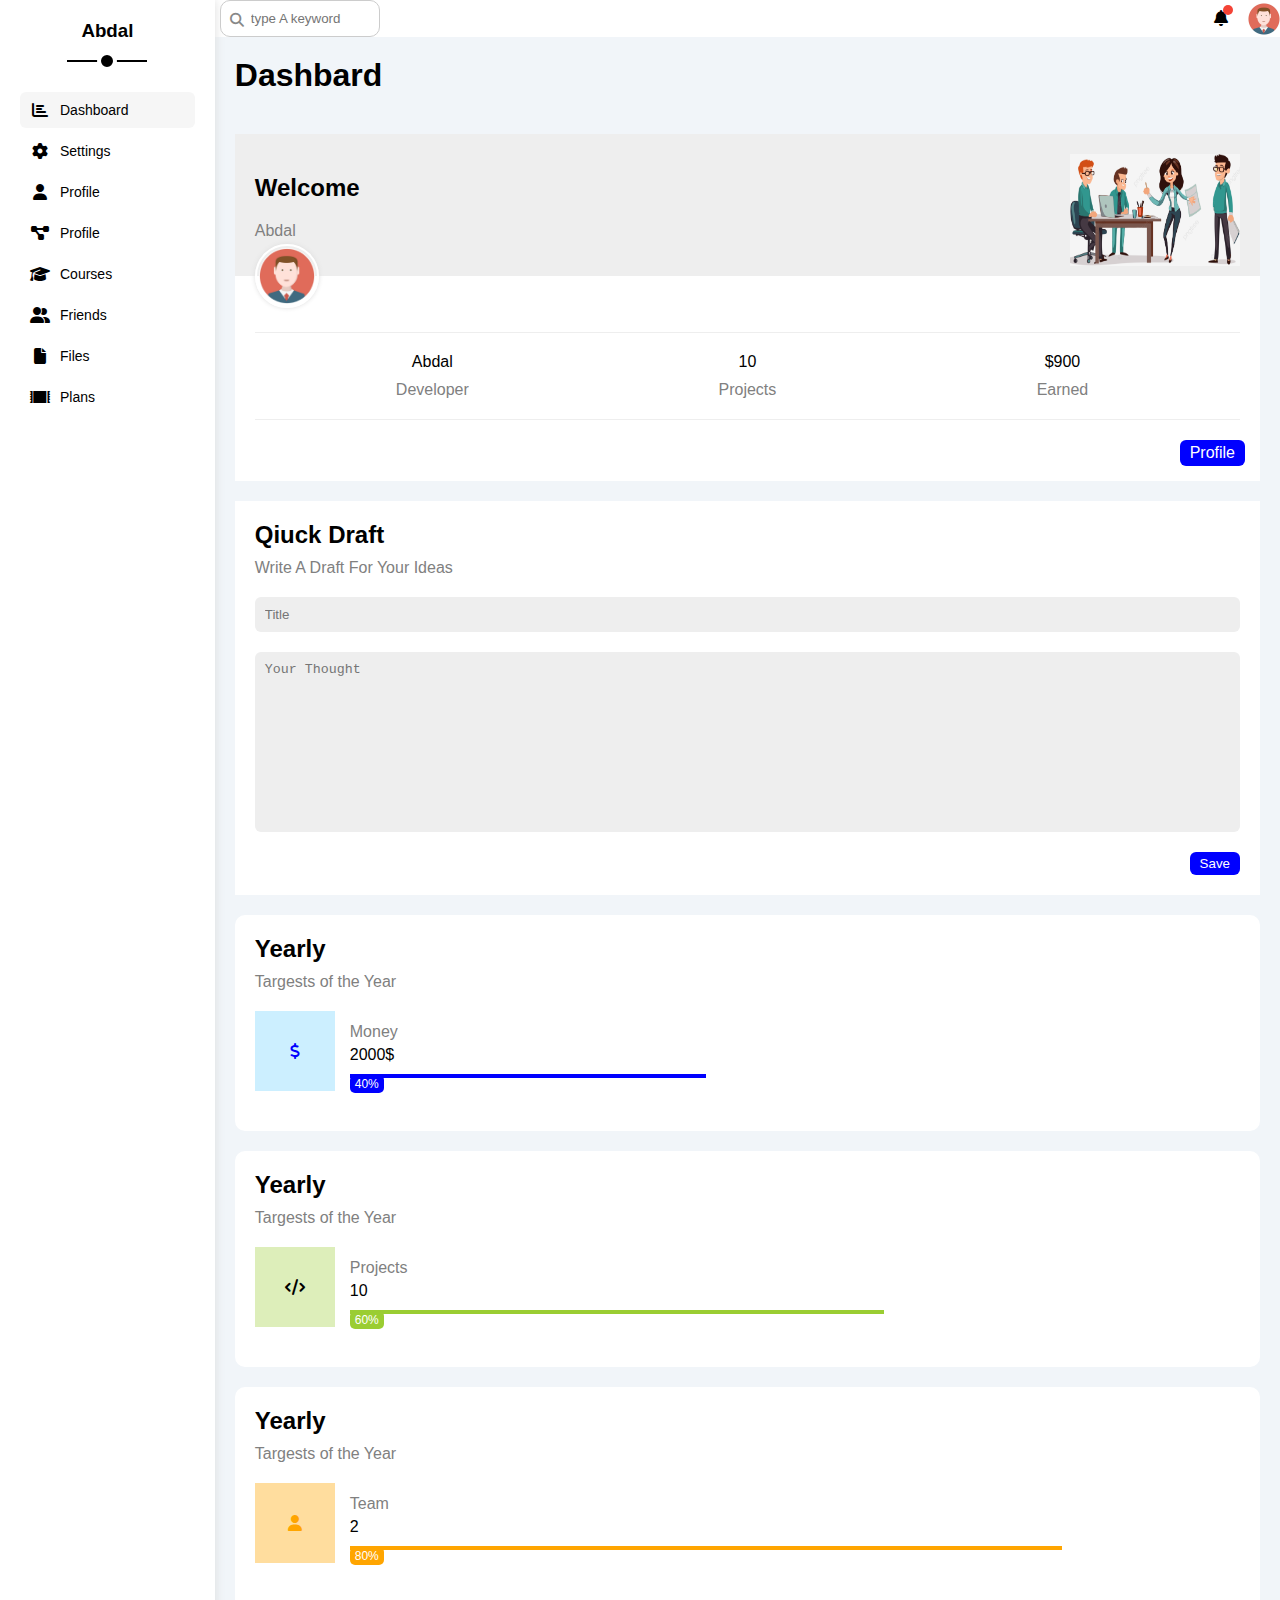
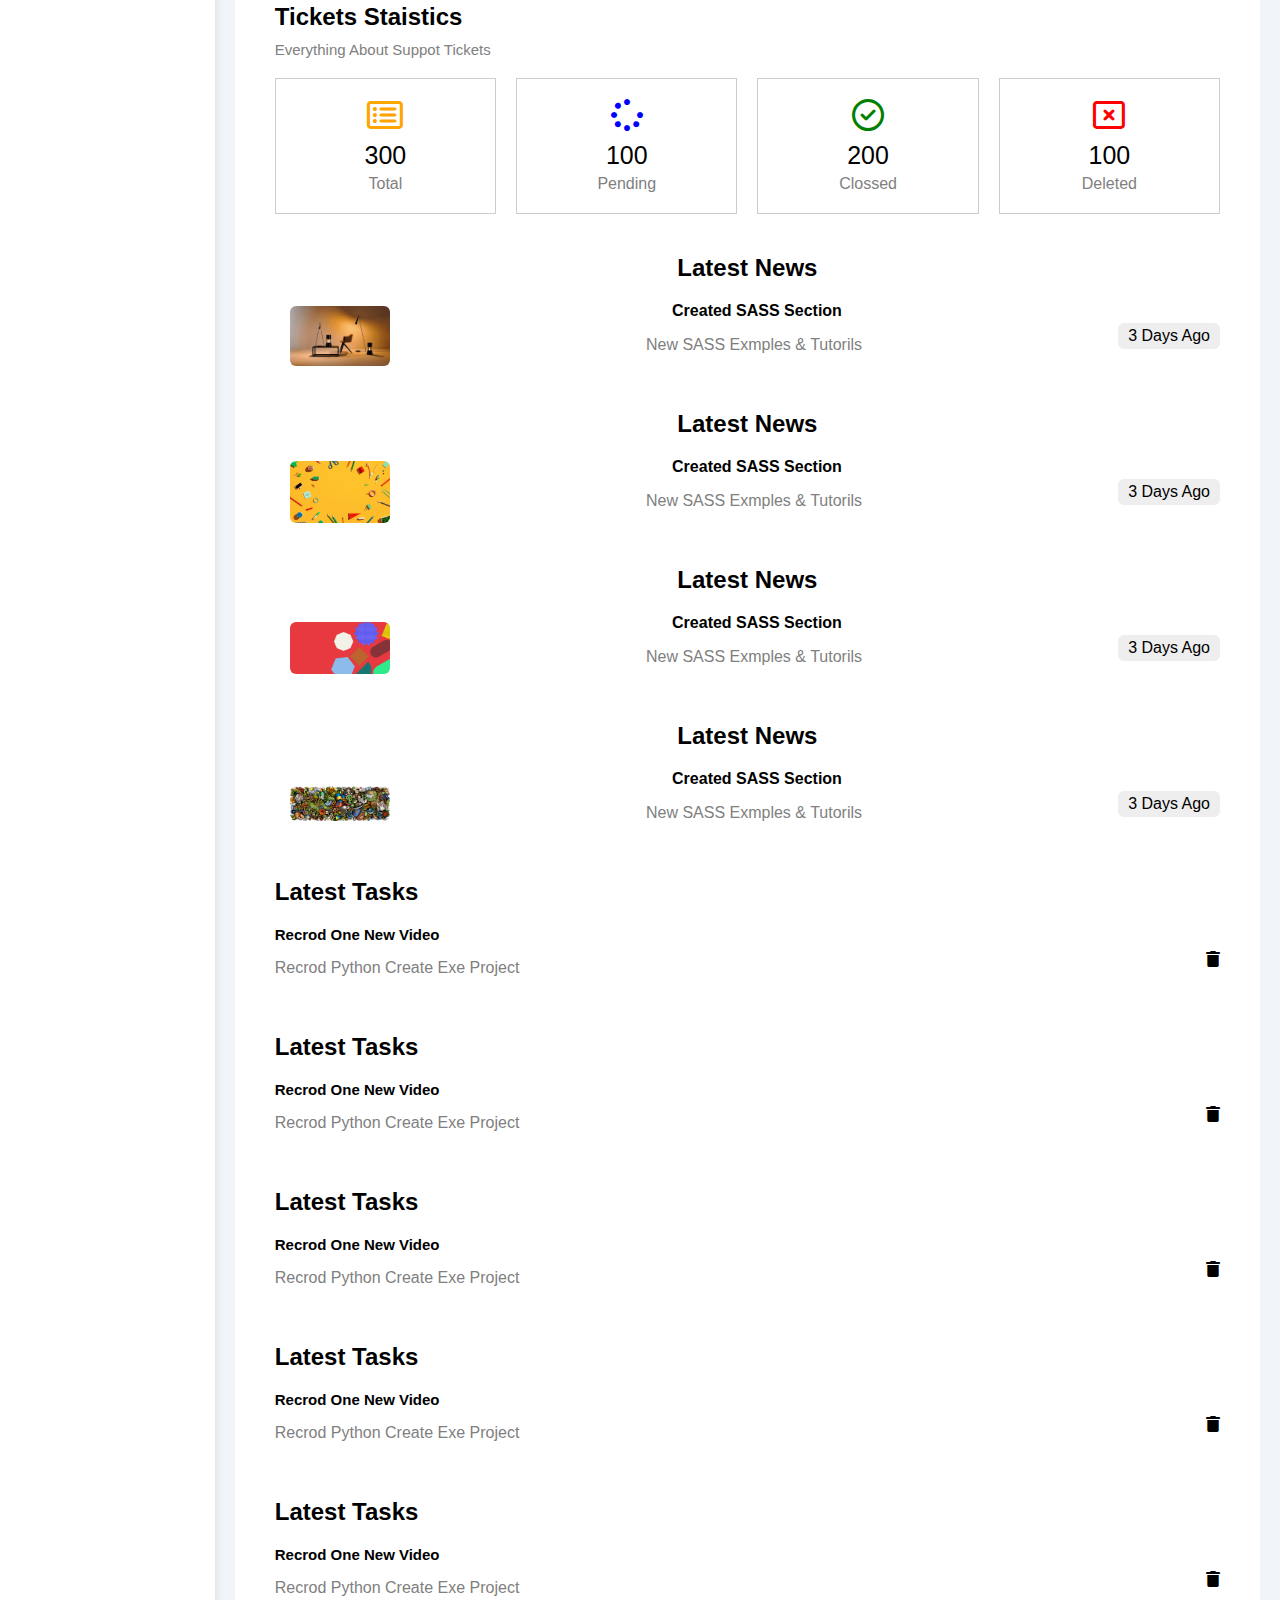
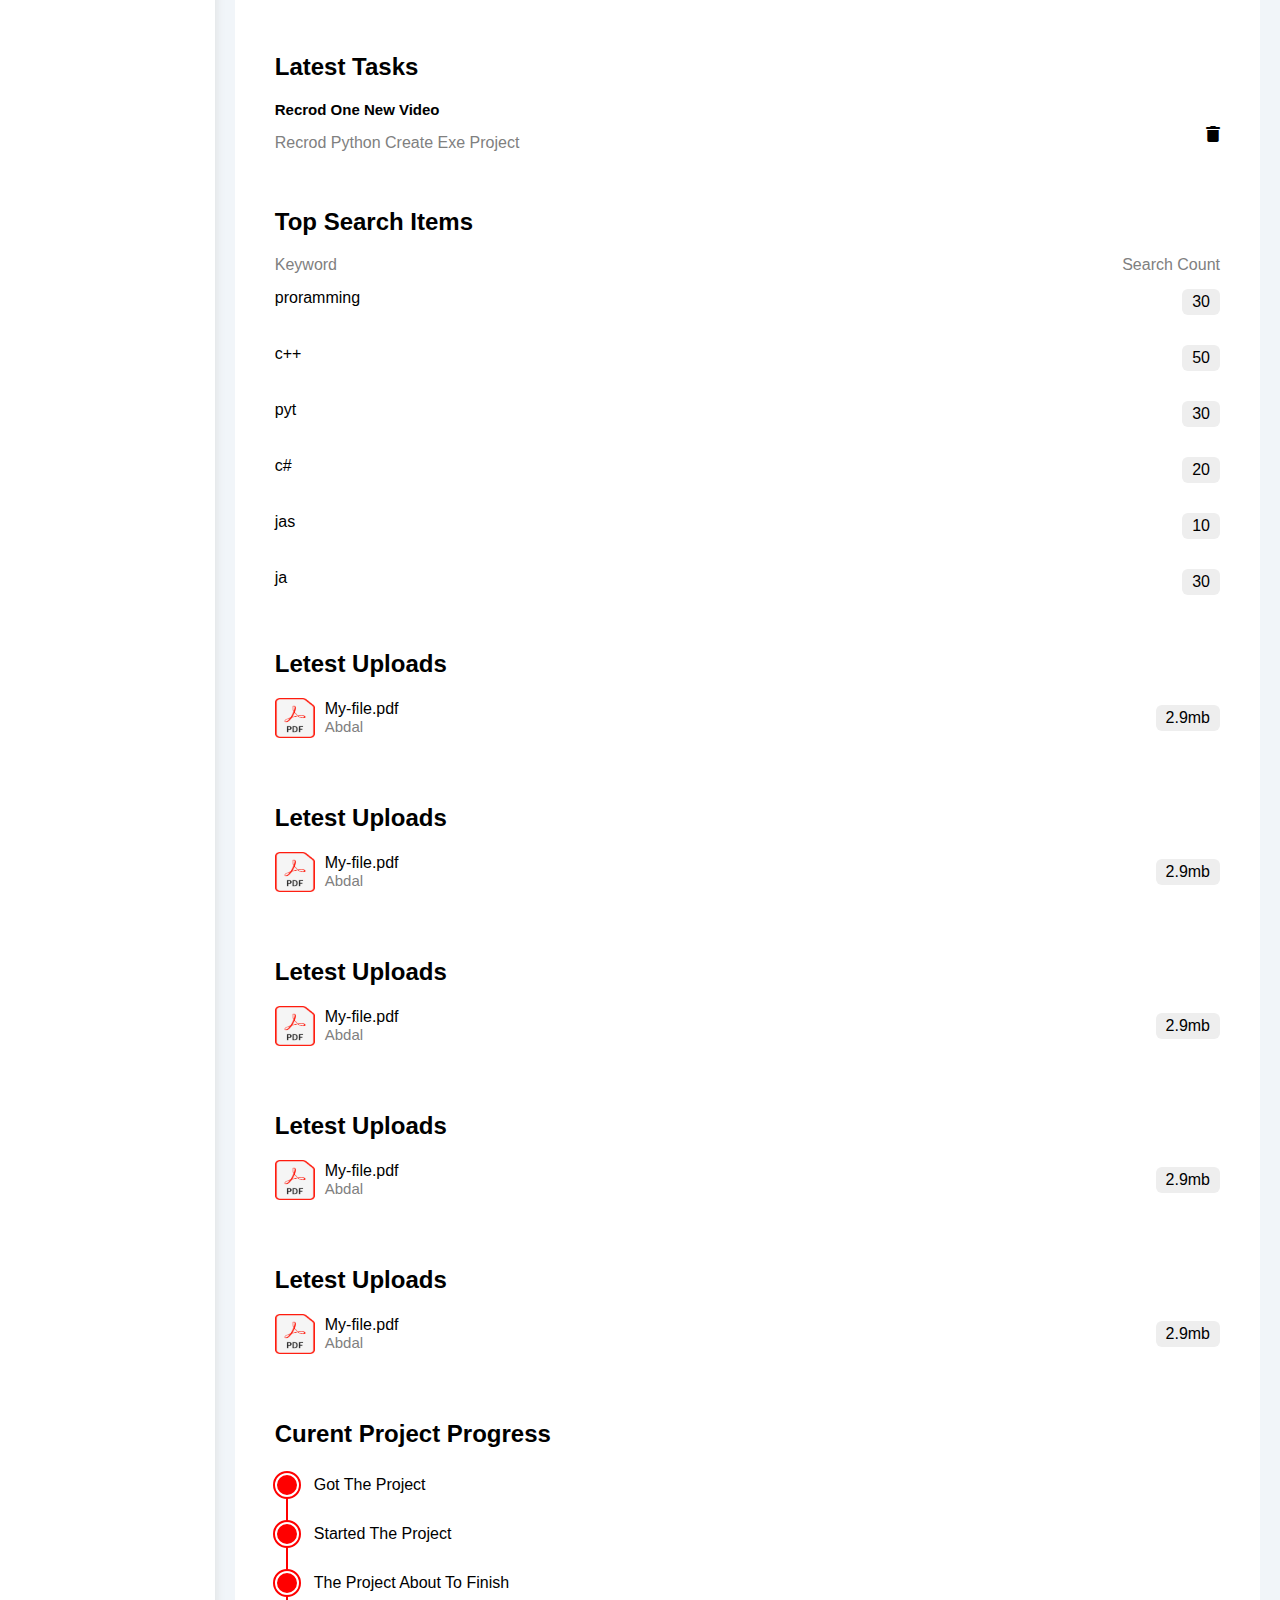
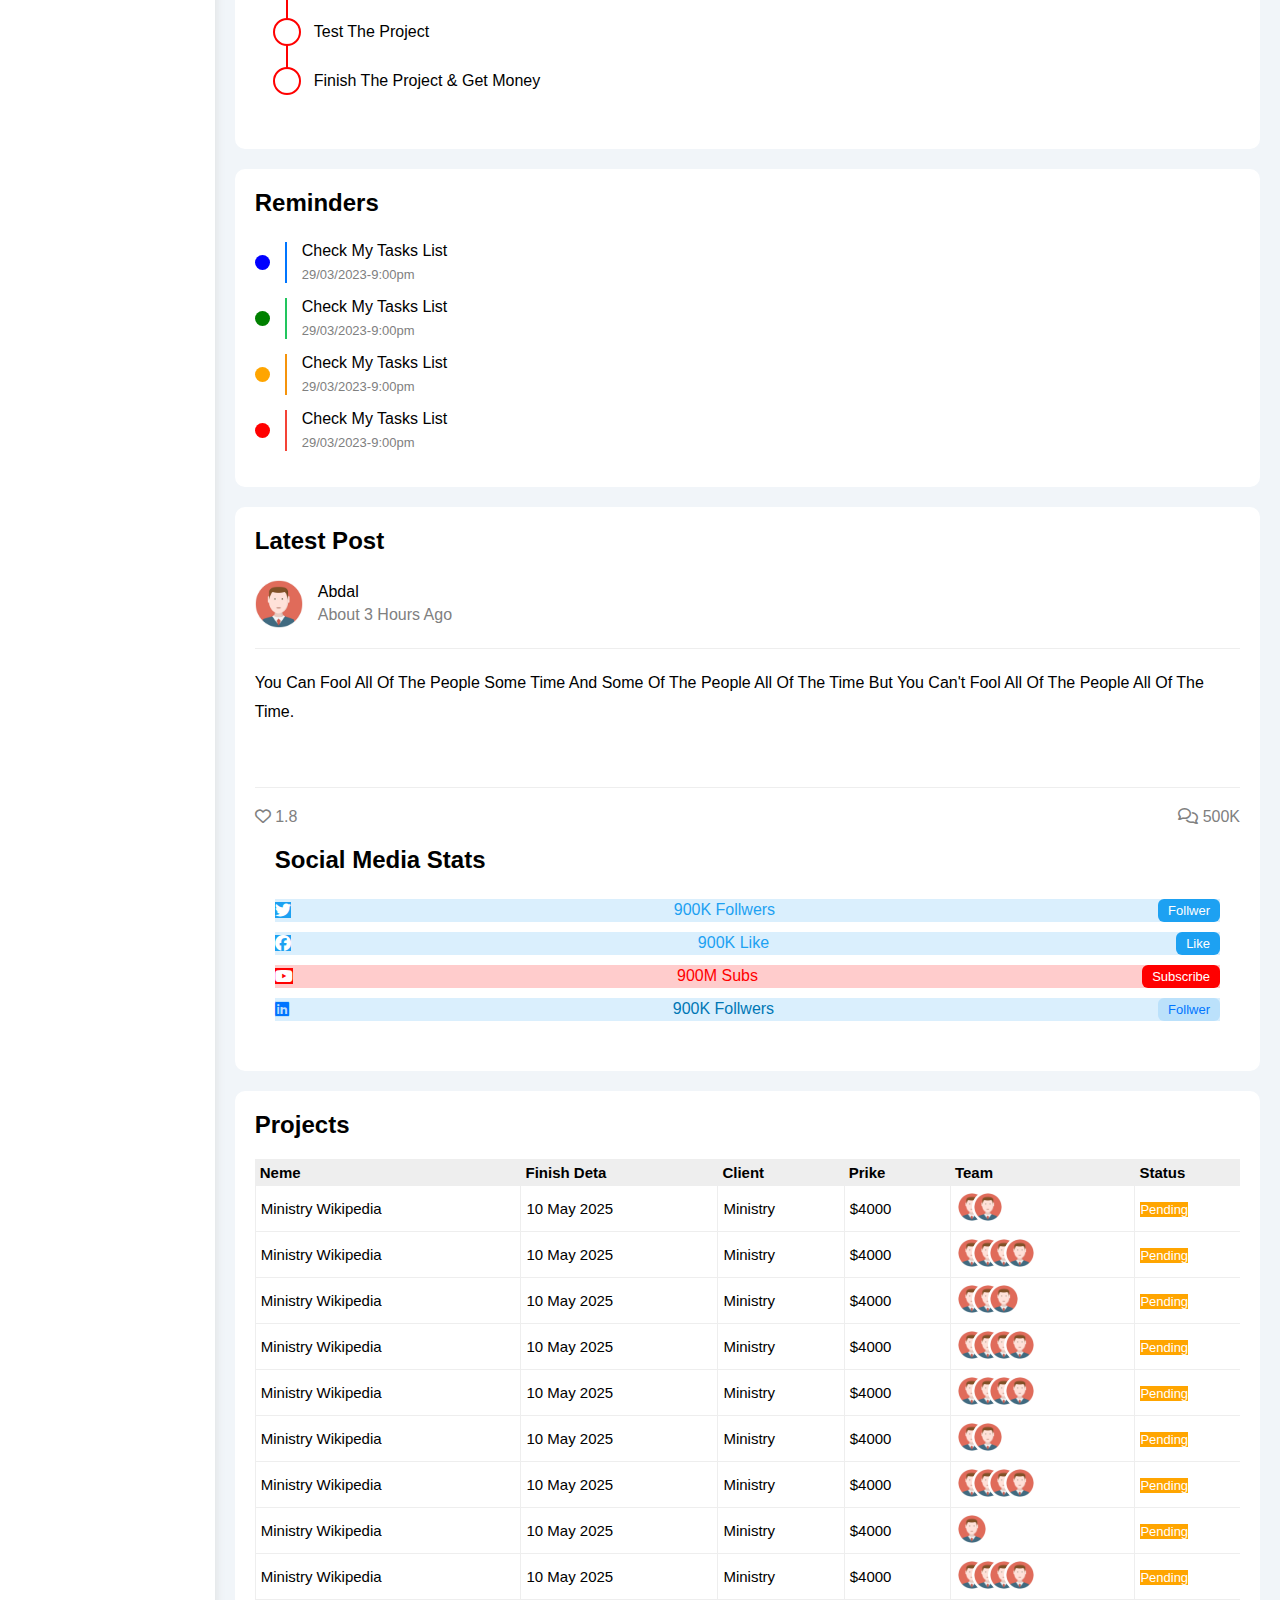
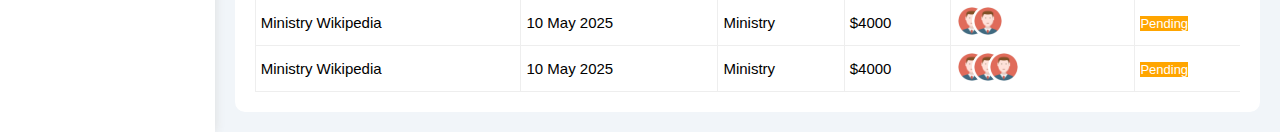
<file: index.html>
<!DOCTYPE html>
<html lang="en">

<head>
    <meta charset="UTF-8">
    <meta name="viewport" content="width=device-width, initial-scale=1.0">
    <link rel="stylesheet" href="css/bdf3.css">
    <link rel="stylesheet" href="css/bdf1.css">
    <link rel="stylesheet" href="css/bdf2.css">
    <link rel="stylesheet" href="https://cdnjs.cloudflare.com/ajax/libs/font-awesome/6.6.0/css/all.min.css">
    <title>Dashboard</title>

</head>

<body>
    <div class="page d-flex">
        <div class="sidebar bg-white p-20 p-relative">
            <h3 class="p-relative txt-c mt-0">Abdal</h3>
            <ul>
                <li>
                    <a class="active d-flex align-center fs-14 c-black red-6 p-10" href="index.html">
                        <i class="fa-solid fa-chart-bar fa-fw"></i>
                        <span>Dashboard</span></a>
                </li>
                <li>
                    <a class="d-flex align-center fs-14 c-black red-6 p-10" href="settings.html">
                        <i class="fa-solid fa-gear fa-fw"></i>
                        <span>Settings</span></a>
                </li>
                <li>
                    <a class="d-flex align-center fs-14 c-black red-6 p-10" href="profile.html">
                        <i class="fa-solid fa-user fa-fw"></i>
                        <span>Profile</span></a>
                </li>
                <li>
                    <a class=" d-flex align-center fs-14 c-black red-6 p-10" href="profile.html">
                        <i class="fa-solid fa-diagram-project fa-fw"></i>
                        <span>Profile</span></a>
                </li>
                <li>
                    <a class="d-flex align-center fs-14 c-black red-6 p-10" href="courses.html">
                        <i class="fa-solid fa-graduation-cap fa-fw"></i>
                        <span>Courses</span></a>
                </li>
                <li>
                    <a class=" d-flex align-center fs-14 c-black red-6 p-10" href="firends.html">
                        <i class="fa-solid fa-user-group fa-fw"></i>
                        <span>Friends</span></a>
                </li>
                <li>
                    <a class=" d-flex align-center fs-14 c-black red-6 p-10" href="files.html">
                        <i class="fa-solid fa-file fa-fw"></i>
                        <span>Files</span></a>
                </li>
                <li>
                    <a class=" d-flex align-center fs-14 c-black red-6 p-10" href="plans.html">
                        <i class="fa-solid fa-rug"></i>
                        <span>Plans</span></a>
                </li>


            </ul>
        </div>

        <div class="content w-full">
            <div class="head bg-white p-15 width-100 between-flex">
                <div class="search p-relative ">
                    <input class="p-10 between-flex" type="search" placeholder="type A keyword ">
                </div>
                <div class="icons d-flex align-center  ">
                    <span class="notification p-relative">
                        <i class="fa-solid fa-bell"></i>
                    </span>
                    <img src="./1.jpg" alt="">

                </div>
            </div>
            <h1 class="p-relative">Dashbard</h1>
            <div class="wrapper d-grid gap-20">
                <div class="welcome bg-white rab-10 txt-c-mobile block-mobile">
                    <div class="intro p-20 d-flex space-between bg-eee">
                        <div>
                            <h2 class="m-0">Welcome</h2>
                            <p class="c-grey mt-5">Abdal</p>
                        </div>
                        <img class="hide-mobile" src="./welcome.png" alt="">
                    </div>
                    <img src="./1.jpg" alt="" class="avatar">
                    <div class="body txt-c d-flex p-20 m-20 mb-20 block-mobile">
                        <div>Abdal <span class="d-block c-grey fs-14 mt-10">Developer</span></div>
                        <div>10 <span class="d-block c-grey fs-14 mt-10">Projects</span></div>
                        <div> $900<span class="d-block c-grey fs-14 mt-10">Earned</span></div>
                    </div>
                    <a href="profile.html" class="visit d-block fs-14 bg-blue c-white w-fit btn-shape ">Profile</a>
                </div>
                <div class="quick-draft p-20 bg-white rab-10">
                    <h2 class="mt-0 mb-10 ">Qiuck Draft</h2>
                    <p class="mt-0 mb-20 c-grey fs-14">Write A Draft For Your Ideas </p>
                    <form>
                        <input class="d-block mb-20 w-full p-10 b-none bg-eee red-6" type="text" placeholder="Title">
                        <textarea class="d-block mb-20 w-full p-10 b-none bg-eee red-6"
                            placeholder="Your Thought "></textarea>
                        <input class="save d-block fs-14 bg-blue b-none w-fit c-white btn-shape" type="submit"
                            value="Save">
                    </form>
                </div>
                <div class="targets p-20 bg-white red-10">
                    <h2 class="mt-0 mb-10 ">Yearly</h2>
                    <p class="mt-0 mb-20 c-grey fs-14">Targests of the Year</p>
                    <div class="target-row mb-20  blue d-flex align-center">
                        <div class="icon center-flex " style=" background-color: rgb(0 177 255 / 20%); ">
                            <i class="fa-solid fa-dollar-sign c-blue"></i>
                        </div>
                        <div class="details">
                            <span class="fs-14 c-grey">Money</span>
                            <span class="d-block mt-5 mb-10 fw-bold">2000$</span>
                            <div class="progress p-relative">
                                <span class="bg-blue blue" style="width: 40%;">
                                    <span class="bg-blue">40%</span>
                                </span>
                            </div>
                        </div>
                    </div>
                </div>
                <div class="targets p-20 bg-white red-10">
                    <h2 class="mt-0 mb-10 ">Yearly</h2>
                    <p class="mt-0 mb-20 c-grey fs-14">Targests of the Year</p>
                    <div class="target-row mb-20  blue d-flex align-center">
                        <div class="icon center-flex " style=" background-color:  rgba(153, 205, 50, 0.336); ">
                            <i class="fa-solid fa-code"></i>
                        </div>
                        <div class="details">
                            <span class="fs-14 c-grey">Projects</span>
                            <span class="d-block mt-5 mb-10 fw-bold">10</span>
                            <div class="progress p-relative">
                                <span class="bg-yellowgreen blue" style="width: 60%;">
                                    <span class="bg-yellowgreen">60%</span>
                                </span>
                            </div>
                        </div>
                    </div>
                </div>
                <div class="targets p-20 bg-white red-10">
                    <h2 class="mt-0 mb-10 ">Yearly</h2>
                    <p class="mt-0 mb-20 c-grey fs-14">Targests of the Year</p>
                    <div class="target-row mb-20  blue d-flex align-center">
                        <div class="icon center-flex " style=" background-color: rgba(255, 166, 0, 0.379); ">
                            <i class="fa-solid fa-user c-orange"></i>
                        </div>
                        <div class="details">
                            <span class="fs-14 c-grey">Team</span>
                            <span class="d-block mt-5 mb-10 fw-bold">2</span>
                            <div class="progress p-relative">
                                <span class="bg-orange  blue" style="width: 80%;">
                                    <span class="bg-orange ">80%</span>
                                </span>
                            </div>
                        </div>
                    </div>

                    <div class="tickests p-20 bg-white red-10">
                        <h2 class="mt-0 mb-10">Tickets Staistics</h2>
                        <p class="mt-0 mb-20 c-grey fs-15">Everything About Suppot Tickets</p>
                        <div class="d-flex txt-c gap-20 f-wrap">
                            <div class="box p-20 rab-10 fs-14 c-grey">
                                <i class="fa-regular fa-rectangle-list fa-2x mb-10 c-orange"></i>
                                <span class="d-block c-black fw-bold fs-25 mb-5">300</span>
                                Total
                            </div>
                            <div class="box p-20 rab-10 fs-14 c-grey">
                                <i class="fa-solid fa-spinner fa-2x mb-10 c-blue"></i>
                                <span class="d-block c-black fw-bold fs-25 mb-5">100</span>
                                Pending
                            </div>
                            <div class="box p-20 rab-10 fs-14 c-grey">
                                <i class="fa-regular fa-circle-check  fa-2x mb-10 c-green"></i>
                                <span class="d-block c-black fw-bold fs-25 mb-5">200</span>
                                Clossed
                            </div>
                            <div class="box p-20 rab-10 fs-14 c-grey">
                                <i class="fa-regular fa-rectangle-xmark fa-2x mb-10 c-red"></i>
                                <span class="d-block c-black fw-bold fs-25 mb-5">100</span>
                                Deleted
                            </div>
                        </div>
                    </div>
                    <div class="latest-news p-20 bg-white red-10 txt-c">
                        <h2 class="mt-0 mb-20 ">Latest News</h2>
                        <div class="news-row d-flex align-center">
                            <img src="./new.jpg" alt="">
                            <div class="info">
                                <h3>Created SASS Section</h3>
                                <p class="m-0 fs-14 c-grey">New SASS Exmples & Tutorils</p>
                            </div>
                            <div class="btn-shape bg-eee fs-14 label">3 Days Ago</div>
                        </div>
                    </div>
                    <div class="latest-news p-20 bg-white red-10 txt-c">
                        <h2 class="mt-0 mb-20 ">Latest News</h2>
                        <div class="news-row d-flex align-center">
                            <img src="./new1.webp" alt="">
                            <div class="info">
                                <h3>Created SASS Section</h3>
                                <p class="m-0 fs-14 c-grey">New SASS Exmples & Tutorils</p>
                            </div>
                            <div class="btn-shape bg-eee fs-14 label">3 Days Ago</div>
                        </div>
                    </div>
                    <div class="latest-news p-20 bg-white red-10 txt-c">
                        <h2 class="mt-0 mb-20 ">Latest News</h2>
                        <div class="news-row d-flex align-center">
                            <img src="./new2.png" alt="">
                            <div class="info">
                                <h3>Created SASS Section</h3>
                                <p class="m-0 fs-14 c-grey">New SASS Exmples & Tutorils</p>
                            </div>
                            <div class="btn-shape bg-eee fs-14 label">3 Days Ago</div>
                        </div>
                    </div>
                    <div class="latest-news p-20 bg-white red-10 txt-c">
                        <h2 class="mt-0 mb-20 ">Latest News</h2>
                        <div class="news-row d-flex align-center">
                            <img src="./new4.jpg" alt="">
                            <div class="info">
                                <h3>Created SASS Section</h3>
                                <p class="m-0 fs-14 c-grey">New SASS Exmples & Tutorils</p>
                            </div>
                            <div class="btn-shape bg-eee fs-14 label">3 Days Ago</div>
                        </div>
                    </div>
                    <div class="tasks p-20 bg-white red-10">
                        <h2 class="mt-0 mb-20">Latest Tasks</h2>
                        <div class="task-row between-flex">
                            <div class="info">
                                <h3 class="mt-0 mb-5 fs-15">Recrod One New Video</h3>
                                <p class="m-0 c-grey ">Recrod Python Create Exe Project</p>
                            </div>
                            <i class="fa-solid fa-trash delete"></i>
                        </div>
                    </div>
                    <div class="tasks p-20 bg-white red-10">
                        <h2 class="mt-0 mb-20">Latest Tasks</h2>
                        <div class="task-row between-flex">
                            <div class="info">
                                <h3 class="mt-0 mb-5 fs-15">Recrod One New Video</h3>
                                <p class="m-0 c-grey ">Recrod Python Create Exe Project</p>
                            </div>
                            <i class="fa-solid fa-trash delete"></i>
                        </div>
                    </div>
                    <div class="tasks p-20 bg-white red-10">
                        <h2 class="mt-0 mb-20">Latest Tasks</h2>
                        <div class="task-row between-flex">
                            <div class="info">
                                <h3 class="mt-0 mb-5 fs-15">Recrod One New Video</h3>
                                <p class="m-0 c-grey ">Recrod Python Create Exe Project</p>
                            </div>
                            <i class="fa-solid fa-trash delete"></i>
                        </div>
                    </div>
                    <div class="tasks p-20 bg-white red-10">
                        <h2 class="mt-0 mb-20">Latest Tasks</h2>
                        <div class="task-row between-flex">
                            <div class="info">
                                <h3 class="mt-0 mb-5 fs-15">Recrod One New Video</h3>
                                <p class="m-0 c-grey ">Recrod Python Create Exe Project</p>
                            </div>
                            <i class="fa-solid fa-trash delete"></i>
                        </div>
                    </div>
                    <div class="tasks p-20 bg-white red-10">
                        <h2 class="mt-0 mb-20">Latest Tasks</h2>
                        <div class="task-row between-flex">
                            <div class="info">
                                <h3 class="mt-0 mb-5 fs-15">Recrod One New Video</h3>
                                <p class="m-0 c-grey ">Recrod Python Create Exe Project</p>
                            </div>
                            <i class="fa-solid fa-trash delete"></i>
                        </div>
                    </div>
                    <div class="tasks p-20 bg-white red-10">
                        <h2 class="mt-0 mb-20">Latest Tasks</h2>
                        <div class="task-row between-flex">
                            <div class="info">
                                <h3 class="mt-0 mb-5 fs-15">Recrod One New Video</h3>
                                <p class="m-0 c-grey ">Recrod Python Create Exe Project</p>
                            </div>
                            <i class="fa-solid fa-trash delete"></i>
                        </div>
                    </div>
                    <div class="search-items p-20 bg-white red-10">
                        <h2 class="mt-0 mb-20">Top Search Items </h2>
                        <div class="items-head d-flex space-between c-grey">
                            <div>Keyword</div>
                            <div>Search Count</div>
                        </div>
                        <div class="items d-flex space-between pt-15 pb-15">
                            <span>proramming</span>
                            <span class="bg-eee fs-14 btn-shape">30</span>
                        </div>
                        <div class="items d-flex space-between pt-15 pb-15">
                            <span>c++</span>
                            <span class="bg-eee fs-14 btn-shape">50</span>
                        </div>
                        <div class="items d-flex space-between pt-15 pb-15">
                            <span>pyt</span>
                            <span class="bg-eee fs-14 btn-shape">30</span>
                        </div>
                        <div class="items d-flex space-between pt-15 pb-15">
                            <span>c#</span>
                            <span class="bg-eee fs-14 btn-shape">20</span>
                        </div>
                        <div class="items d-flex space-between pt-15 pb-15">
                            <span>jas</span>
                            <span class="bg-eee fs-14 btn-shape">10</span>
                        </div>
                        <div class="items d-flex space-between pt-15 pb-15">
                            <span>ja</span>
                            <span class="bg-eee fs-14 btn-shape">30</span>
                        </div>
                    </div>
                    <div class="latest-uploads  p-20 bg-white red-10">
                        <h2 class="mt-0 mb-20">Letest Uploads</h2>
                        <ul class="m-0">
                            <li class="between-flex pb-10 ">
                                <div class="d-flex align-center">
                                    <img class="mr-10" src="./PDF1.svg.png" alt="">
                                    <div>
                                        <span class="d-block">My-file.pdf</span>
                                        <span class="fs-15 c-grey">Abdal</span>
                                    </div>
                                </div>
                                <div class="bg-eee btn-shape fs-14">2.9mb</div>
                            </li>
                        </ul>
                    </div>
                    <div class="latest-uploads  p-20 bg-white red-10">
                        <h2 class="mt-0 mb-20">Letest Uploads</h2>
                        <ul class="m-0">
                            <li class="between-flex pb-10 ">
                                <div class="d-flex align-center">
                                    <img class="mr-10" src="./PDF1.svg.png" alt="">
                                    <div>
                                        <span class="d-block">My-file.pdf</span>
                                        <span class="fs-15 c-grey">Abdal</span>
                                    </div>
                                </div>
                                <div class="bg-eee btn-shape fs-14">2.9mb</div>
                            </li>
                        </ul>
                    </div>
                    <div class="latest-uploads  p-20 bg-white red-10">
                        <h2 class="mt-0 mb-20">Letest Uploads</h2>
                        <ul class="m-0">
                            <li class="between-flex pb-10 ">
                                <div class="d-flex align-center">
                                    <img class="mr-10" src="./PDF1.svg.png" alt="">
                                    <div>
                                        <span class="d-block">My-file.pdf</span>
                                        <span class="fs-15 c-grey">Abdal</span>
                                    </div>
                                </div>
                                <div class="bg-eee btn-shape fs-14">2.9mb</div>
                            </li>
                        </ul>
                    </div>
                    <div class="latest-uploads   p-20 bg-white red-10">
                        <h2 class="mt-0 mb-20">Letest Uploads</h2>
                        <ul class="m-0">
                            <li class="between-flex pb-10 ">
                                <div class="d-flex align-center">
                                    <img class="mr-10" src="./PDF1.svg.png" alt="">
                                    <div>
                                        <span class="d-block">My-file.pdf</span>
                                        <span class="fs-15 c-grey">Abdal</span>
                                    </div>
                                </div>
                                <div class="bg-eee btn-shape fs-14">2.9mb</div>
                            </li>
                        </ul>
                    </div>
                    <div class="latest-uploads  p-20 bg-white red-10">
                        <h2 class="mt-0 mb-20">Letest Uploads</h2>
                        <ul class="m-0">
                            <li class="between-flex pb-10 ">
                                <div class="d-flex align-center">
                                    <img class="mr-10" src="./PDF1.svg.png" alt="">
                                    <div>
                                        <span class="d-block">My-file.pdf</span>
                                        <span class="fs-15 c-grey">Abdal</span>
                                    </div>
                                </div>
                                <div class="bg-eee btn-shape fs-14">2.9mb</div>
                            </li>
                        </ul>
                    </div>
                    <div class="last-project p-20 bg-white red-10">
                        <h2 class="mt-0 mb-20 ">Curent Project Progress</h2>
                        <ul class="m-0 p-relative">
                            <li class="mt-25 d-flex align-center done">Got The Project</li>
                            <li class="mt-25 d-flex align-center done">Started The Project </li>
                            <li class="mt-25 d-flex align-center done">The Project About To Finish</li>
                            <li class="mt-25 d-flex align-center current">Test The Project</li>
                            <li class="mt-25 d-flex align-center current">Finish The Project & Get Money</li>
                        </ul>
                    </div>
                </div>
                <div class="reminders p-20 bg-white red-10 p-relative">
                    <h2 class="mt-0 mb-25">Reminders </h2>
                    <ul class="m-0">
                        <li class="d-flex align-center mt-15">
                            <span class="key bg-blue mr-15 d-block rab-10"></span>
                            <div class="pl-15 blue">
                                <p class="fs-14 fw-bold mt-0 mb-5">Check My Tasks List</p>
                                <span class="fs-13 c-grey">29/03/2023-9:00pm</span>
                            </div>
                        </li>
                        <li class="d-flex align-center mt-15">
                            <span class="key bg-green mr-15 d-block rab-10"></span>
                            <div class="pl-15 green">
                                <p class="fs-14 fw-bold mt-0 mb-5">Check My Tasks List</p>
                                <span class="fs-13 c-grey">29/03/2023-9:00pm</span>
                            </div>
                        </li>
                        <li class="d-flex align-center mt-15">
                            <span class="key bg-orange mr-15 d-block rab-10"></span>
                            <div class="pl-15 orange">
                                <p class="fs-14 fw-bold mt-0 mb-5">Check My Tasks List</p>
                                <span class="fs-13 c-grey">29/03/2023-9:00pm</span>
                            </div>
                        </li>
                        <li class="d-flex align-center mt-15">
                            <span class="key bg-red mr-15 d-block rab-10"></span>
                            <div class="pl-15 red">
                                <p class="fs-14 fw-bold mt-0 mb-5">Check My Tasks List</p>
                                <span class="fs-13 c-grey">29/03/2023-9:00pm</span>
                            </div>
                        </li>
                    </ul>
                </div>
                <div class="latest-post p-20 bg-white red-10 p-relative ">
                    <h2 class="mt-0 mb-25 ">Latest Post </h2>
                    <div class="top d-flex align-center">
                        <img class="avatar mr-15" src="./1.jpg" alt="">
                        <div class="info">
                            <span class="d-block mb-5  ">Abdal</span>
                            <span class="c-grey">About 3 Hours Ago</span>
                        </div>
                    </div>
                    <div class="post-content txt-c-mobile pt-20 pb-20 mt-20 mb-20">
                        You can fool all of the people some time and some of the people all of the time but you can't
                        fool
                        all of the people all of the time.
                    </div>
                    <div class="post-stats between-flex c-grey">
                        <div>
                            <i class="fa-regular fa-heart"></i>
                            <span>1.8</span>
                        </div>
                        <div>
                            <i class="fa-regular fa-comments"></i>
                            <span>500K</span>
                        </div>
                    </div>
                    <div class="social-media p-20 bg-white rab-10 p-relative">
                        <h2 class="mt-0 mb-25">Social Media Stats</h2>
                        <div class="bxo twitter p-15 p-relative mb-10 between-flex">
                            <i class="fa-brands fa-twitter c-white h-full center-flex"></i>
                            <span>900K Follwers</span>
                            <a class="fs-13 c-white btn-shape" href="">Follwer</a>
                        </div>
                        <div class="bxo facebook p-15 p-relative mb-10 between-flex">
                            <i class="fa-brands fa-facebook c-white h-full center-flex"></i>
                            <span>900K Like</span>
                            <a class="fs-13 c-white btn-shape" href="">Like</a>
                        </div>
                        <div class="bxo youtube p-15 p-relative mb-10 between-flex">
                            <i class="fa-brands fa-youtube c-white h-full center-flex"></i>
                            <span>900M Subs</span>
                            <a class="fs-13 c-white btn-shape" href="">Subscribe</a>
                        </div>
                        <div class="bxo linkedin p-15 p-relative mb-10 between-flex">
                            <i class="fa-brands fa-linkedin c-white h-full center-flex"></i>
                            <span>900K Follwers</span>
                            <a class="fs-13 c-white btn-shape" href="">Follwer</a>
                        </div>
                    </div>
                </div>
            </div>
            <div class="projects p-20 bg-white red-10 m-20">
                <h2 class="mt-0 mb-20">Projects</h2>
                <div class="responsive-table">
                    <table class="fs-15 w-full">
                        <thead>
                            <tr>
                                <td>Neme</td>
                                <td>Finish Deta</td>
                                <td>Client</td>
                                <td>Prike</td>
                                <td>Team</td>
                                <td>Status</td>
                            </tr>
                        </thead>
                        <tbody>
                            <tr>
                                <td>Ministry Wikipedia</td>
                                <td>10 May 2025</td>
                                <td>Ministry</td>
                                <td>$4000</td>
                                <td>
                                    <img src="./1.jpg" alt="">
                                    <img src="./1.jpg" alt="">

                                </td>
                                <td>
                                    <span class="label bg-orange c-white">Pending</span>
                                </td>
                            </tr>
                            <tr>
                                <td>Ministry Wikipedia</td>
                                <td>10 May 2025</td>
                                <td>Ministry</td>
                                <td>$4000</td>
                                <td>
                                    <img src="./1.jpg" alt="">
                                    <img src="./1.jpg" alt="">
                                    <img src="./1.jpg" alt="">
                                    <img src="./1.jpg" alt="">
                                </td>
                                <td>
                                    <span class="label bg-orange c-white">Pending</span>
                                </td>
                            </tr>
                            <tr>
                                <td>Ministry Wikipedia</td>
                                <td>10 May 2025</td>
                                <td>Ministry</td>
                                <td>$4000</td>
                                <td>
                                    <img src="./1.jpg" alt="">
                                    <img src="./1.jpg" alt="">
                                    <img src="./1.jpg" alt="">

                                </td>
                                <td>
                                    <span class="label bg-orange c-white">Pending</span>
                                </td>
                            </tr>
                            <tr>
                                <td>Ministry Wikipedia</td>
                                <td>10 May 2025</td>
                                <td>Ministry</td>
                                <td>$4000</td>
                                <td>
                                    <img src="./1.jpg" alt="">
                                    <img src="./1.jpg" alt="">
                                    <img src="./1.jpg" alt="">
                                    <img src="./1.jpg" alt="">
                                </td>
                                <td>
                                    <span class="label bg-orange c-white">Pending</span>
                                </td>
                            </tr>
                            <tr>
                                <td>Ministry Wikipedia</td>
                                <td>10 May 2025</td>
                                <td>Ministry</td>
                                <td>$4000</td>
                                <td>
                                    <img src="./1.jpg" alt="">
                                    <img src="./1.jpg" alt="">
                                    <img src="./1.jpg" alt="">
                                    <img src="./1.jpg" alt="">
                                </td>
                                <td>
                                    <span class="label bg-orange c-white">Pending</span>
                                </td>
                            </tr>
                            <tr>
                                <td>Ministry Wikipedia</td>
                                <td>10 May 2025</td>
                                <td>Ministry</td>
                                <td>$4000</td>
                                <td>
                                    <img src="./1.jpg" alt="">
                                    <img src="./1.jpg" alt="">

                                </td>
                                <td>
                                    <span class="label bg-orange c-white">Pending</span>
                                </td>
                            </tr>
                            <tr>
                                <td>Ministry Wikipedia</td>
                                <td>10 May 2025</td>
                                <td>Ministry</td>
                                <td>$4000</td>
                                <td>
                                    <img src="./1.jpg" alt="">
                                    <img src="./1.jpg" alt="">
                                    <img src="./1.jpg" alt="">
                                    <img src="./1.jpg" alt="">
                                </td>
                                <td>
                                    <span class="label bg-orange c-white">Pending</span>
                                </td>
                            </tr>
                            <tr>
                                <td>Ministry Wikipedia</td>
                                <td>10 May 2025</td>
                                <td>Ministry</td>
                                <td>$4000</td>
                                <td>
                                    <img src="./1.jpg" alt="">

                                </td>
                                <td>
                                    <span class="label bg-orange c-white">Pending</span>
                                </td>
                            </tr>
                            <tr>
                                <td>Ministry Wikipedia</td>
                                <td>10 May 2025</td>
                                <td>Ministry</td>
                                <td>$4000</td>
                                <td>
                                    <img src="./1.jpg" alt="">
                                    <img src="./1.jpg" alt="">
                                    <img src="./1.jpg" alt="">
                                    <img src="./1.jpg" alt="">
                                </td>
                                <td>
                                    <span class="label bg-orange c-white">Pending</span>
                                </td>
                            </tr>
                            <tr>
                                <td>Ministry Wikipedia</td>
                                <td>10 May 2025</td>
                                <td>Ministry</td>
                                <td>$4000</td>
                                <td>
                                    <img src="./1.jpg" alt="">
                                    <img src="./1.jpg" alt="">

                                </td>
                                <td>
                                    <span class="label bg-orange c-white">Pending</span>
                                </td>
                            </tr>
                            <tr>
                                <td>Ministry Wikipedia</td>
                                <td>10 May 2025</td>
                                <td>Ministry</td>
                                <td>$4000</td>
                                <td>
                                    <img src="./1.jpg" alt="">
                                    <img src="./1.jpg" alt="">
                                    <img src="./1.jpg" alt="">

                                </td>
                                <td>
                                    <span class="label bg-orange c-white">Pending</span>
                                </td>
                            </tr>

                        </tbody>
                    </table>
                </div>
            </div>

        </div>
    </div>
    </div>
</body>

</html>
</file>
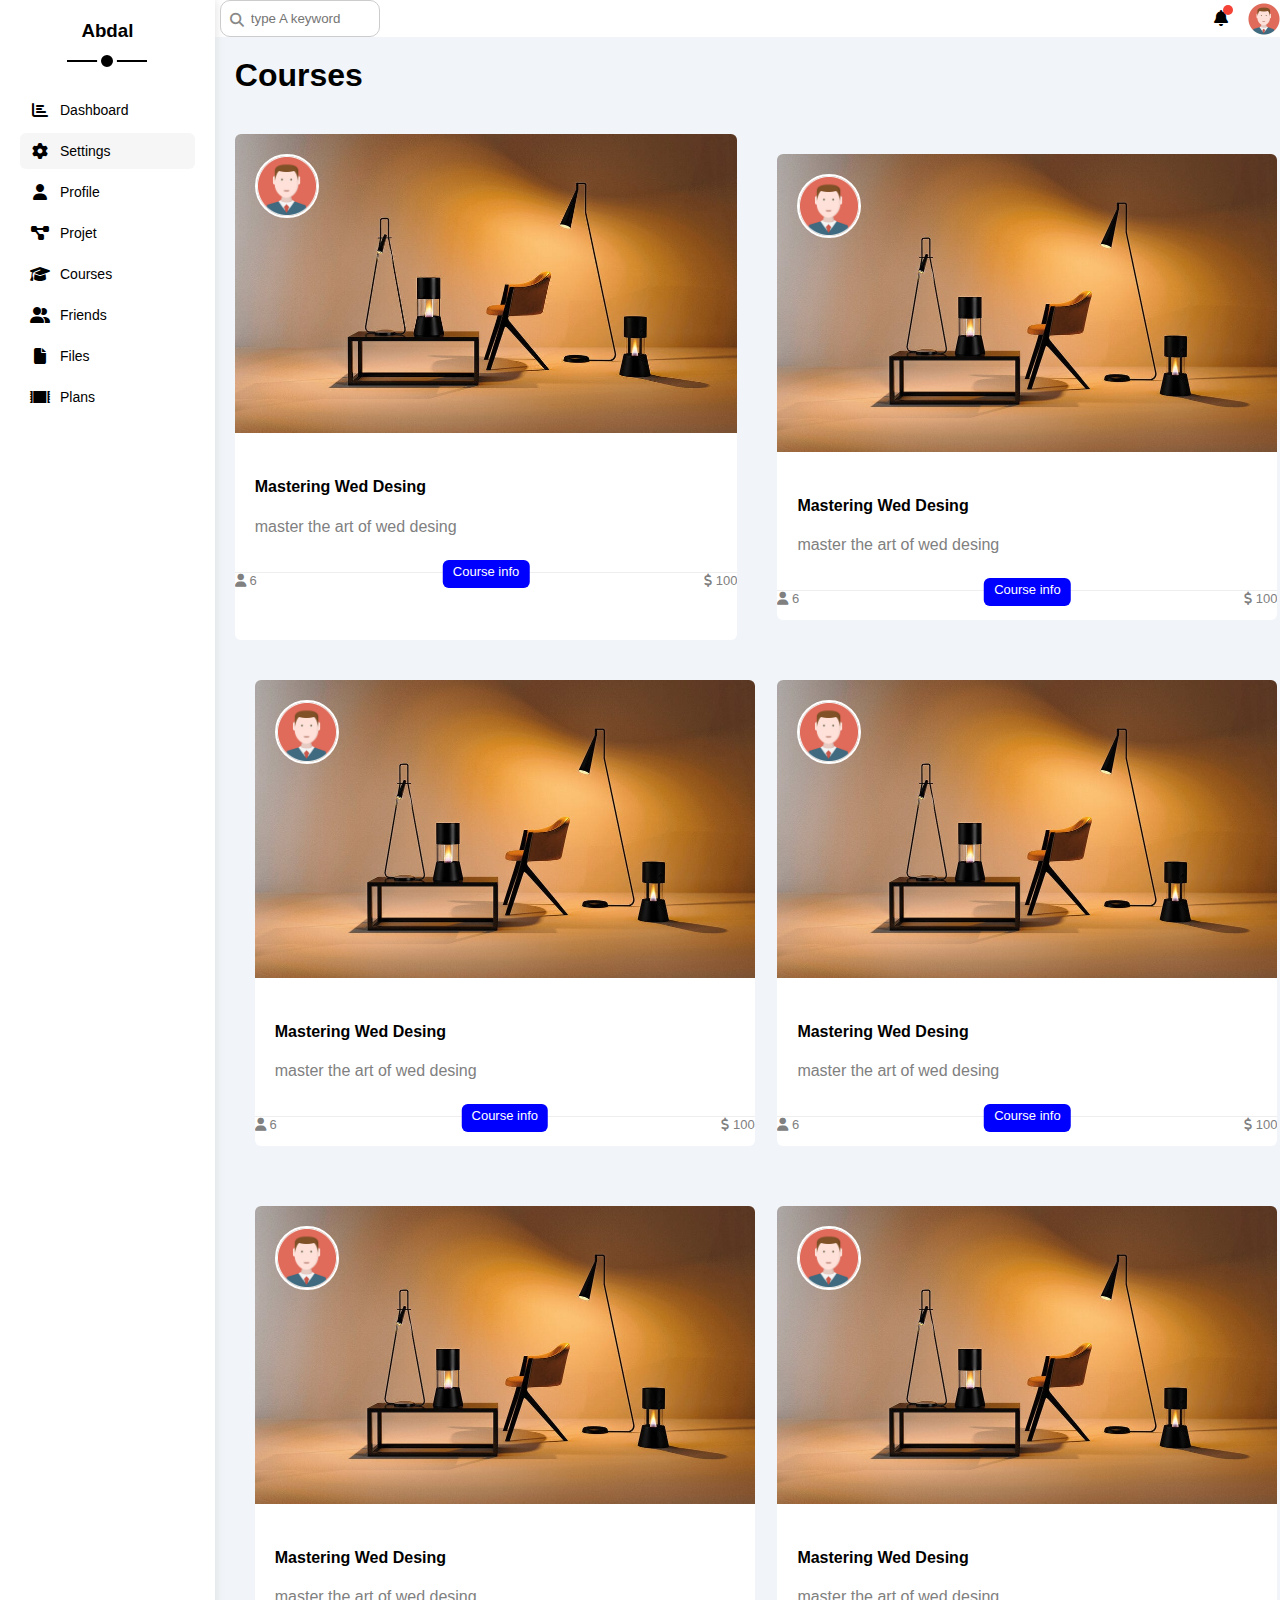
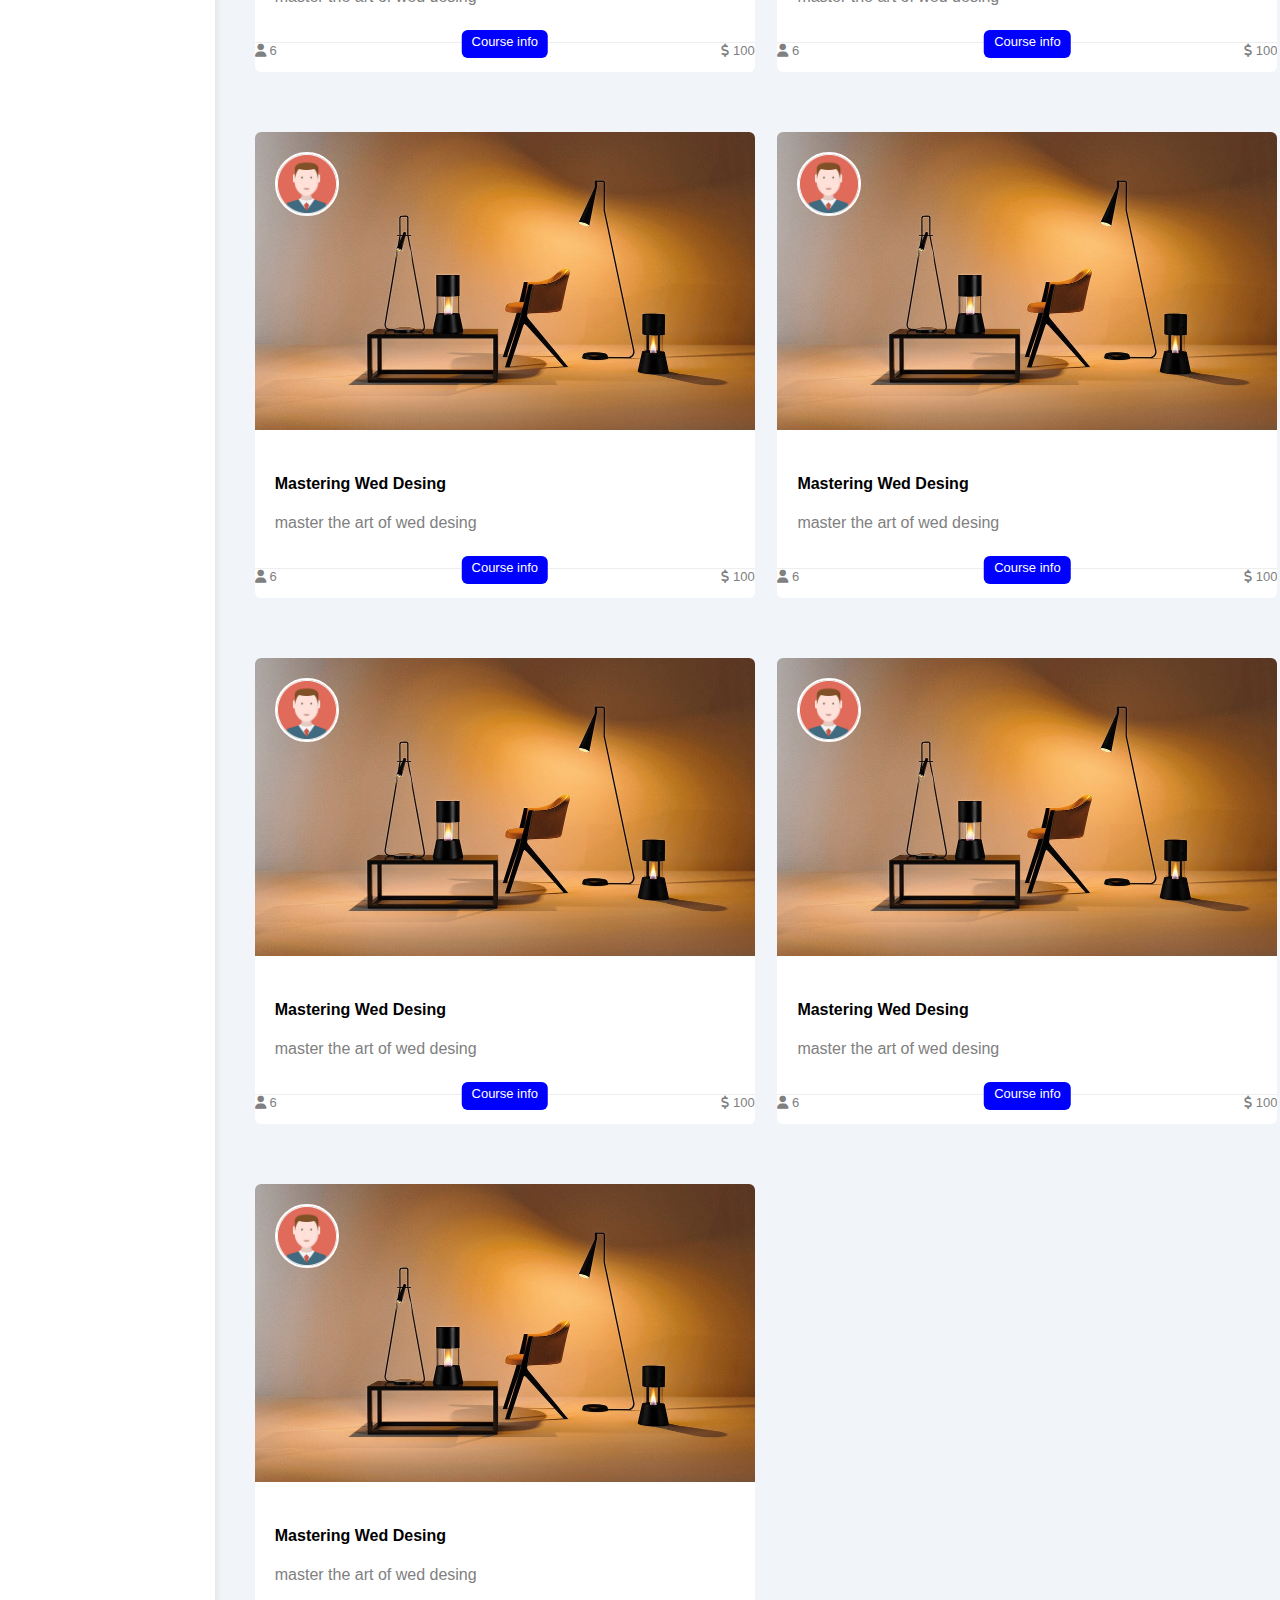
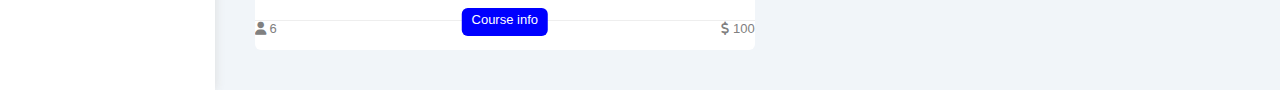
<file: courses.html>
<!DOCTYPE html>
<html lang="en">

<head>
    <meta charset="UTF-8">
    <meta name="viewport" content="width=device-width, initial-scale=1.0">
    <title>Courses</title>
    <link rel="stylesheet" href="css/bdf1.css">
    <link rel="stylesheet" href="css/bdf3.css">
    <link rel="stylesheet" href="css/bdf2.css">
    <link rel="stylesheet" href="https://cdnjs.cloudflare.com/ajax/libs/font-awesome/6.6.0/css/all.min.css">
</head>

<body>
    <div class="page d-flex">
        <div class="sidebar bg-white p-20 p-relative">
            <h3 class="p-relative txt-c mt-0">Abdal</h3>
            <ul>
                <li>
                    <a class=" d-flex align-center fs-14 c-black red-6 p-10" href="index.html">
                        <i class="fa-solid fa-chart-bar fa-fw"></i>
                        <span>Dashboard</span></a>
                </li>
                <li>
                    <a class="active d-flex align-center fs-14 c-black red-6 p-10" href="settings.html">
                        <i class="fa-solid fa-gear fa-fw"></i>
                        <span>Settings</span></a>
                </li>
                <li>
                    <a class="d-flex align-center fs-14 c-black red-6 p-10" href="profile.html">
                        <i class="fa-solid fa-user fa-fw"></i>
                        <span>Profile</span></a>
                </li>
                <li>
                    <a class=" d-flex align-center fs-14 c-black red-6 p-10" href="projet.html">
                        <i class="fa-solid fa-diagram-project fa-fw"></i>
                        <span>Projet

                        </span></a>
                </li>
                <li>
                    <a class="d-flex align-center fs-14 c-black red-6 p-10" href="courses.html">
                        <i class="fa-solid fa-graduation-cap fa-fw"></i>
                        <span>Courses</span></a>
                </li>
                <li>
                    <a class=" d-flex align-center fs-14 c-black red-6 p-10" href="firends.html">
                        <i class="fa-solid fa-user-group fa-fw"></i>
                        <span>Friends</span></a>
                </li>
                <li>
                    <a class=" d-flex align-center fs-14 c-black red-6 p-10" href="files.html">
                        <i class="fa-solid fa-file fa-fw"></i>
                        <span>Files</span></a>
                </li>
                <li>
                    <a class=" d-flex align-center fs-14 c-black red-6 p-10" href="plans.html">
                        <i class="fa-solid fa-rug"></i>
                        <span>Plans</span></a>
                </li>


            </ul>
        </div>

        <div class="content w-full">
            <div class="head bg-white p-15 width-100 between-flex">
                <div class="search p-relative ">
                    <input class="p-10 between-flex" type="search" placeholder="type A keyword ">
                </div>
                <div class="icons d-flex align-center  ">
                    <span class="notification p-relative">
                        <i class="fa-solid fa-bell"></i>
                    </span>
                    <img class="w-full" src="./1.jpg" alt="">

                </div>
            </div>
            <h1 class="p-relative">Courses</h1>
         <div class="courses-page d-grid m-20 gap-20">
           <div class="courses bg-white red-6 p-relative">
             <img class="cover" src="./new.jpg" alt="">
             <img class="instructor" src="./1.jpg" alt="">
             <div class="p-20">
                <h4 class="m-0">Mastering Wed Desing</h4>
                <p class="description c-grey mt-15 fs-14">
                    master the art of wed desing 
                </p>
             </div>
             <div class="info p-15 p-relative between-flex">
                 <span class="title bg-blue c-white btn-shape mb-15">Course info</span>
                 <span class="c-grey">
                    <i class="fa-solid fa-user mb-15"></i>
                    6
                 </span>
                 <span class="c-grey">
                    <i class="fa-solid fa-dollar-sign mb-15 "></i>
                    100
                 </span>
             </div>
           </div>
       
         <div class="courses-page d-grid m-20 gap-20">
            <div class="courses bg-white red-6 p-relative">
              <img class="cover" src="./new.jpg" alt="">
              <img class="instructor" src="./1.jpg" alt="">
              <div class="p-20">
                 <h4 class="m-0">Mastering Wed Desing</h4>
                 <p class="description c-grey mt-15 fs-14">
                     master the art of wed desing 
                 </p>
              </div>
              <div class="info p-15 p-relative between-flex">
                  <span class="title bg-blue c-white btn-shape mb-15">Course info</span>
                  <span class="c-grey">
                     <i class="fa-solid fa-user mb-15"></i>
                     6
                  </span>
                  <span class="c-grey">
                     <i class="fa-solid fa-dollar-sign mb-15 "></i>
                     100
                  </span>
              </div>
            </div>
          </div>
          <div class="courses-page d-grid m-20 gap-20">
            <div class="courses bg-white red-6 p-relative">
              <img class="cover" src="./new.jpg" alt="">
              <img class="instructor" src="./1.jpg" alt="">
              <div class="p-20">
                 <h4 class="m-0">Mastering Wed Desing</h4>
                 <p class="description c-grey mt-15 fs-14">
                     master the art of wed desing 
                 </p>
              </div>
              <div class="info p-15 p-relative between-flex">
                  <span class="title bg-blue c-white btn-shape mb-15">Course info</span>
                  <span class="c-grey">
                     <i class="fa-solid fa-user mb-15"></i>
                     6
                  </span>
                  <span class="c-grey">
                     <i class="fa-solid fa-dollar-sign mb-15 "></i>
                     100
                  </span>
              </div>
            </div>
          </div>
          <div class="courses-page d-grid m-20 gap-20">
            <div class="courses bg-white red-6 p-relative">
              <img class="cover" src="./new.jpg" alt="">
              <img class="instructor" src="./1.jpg" alt="">
              <div class="p-20">
                 <h4 class="m-0">Mastering Wed Desing</h4>
                 <p class="description c-grey mt-15 fs-14">
                     master the art of wed desing 
                 </p>
              </div>
              <div class="info p-15 p-relative between-flex">
                  <span class="title bg-blue c-white btn-shape mb-15">Course info</span>
                  <span class="c-grey">
                     <i class="fa-solid fa-user mb-15"></i>
                     6
                  </span>
                  <span class="c-grey">
                     <i class="fa-solid fa-dollar-sign mb-15 "></i>
                     100
                  </span>
              </div>
            </div>
          </div>
          <div class="courses-page d-grid m-20 gap-20">
            <div class="courses bg-white red-6 p-relative">
              <img class="cover" src="./new.jpg" alt="">
              <img class="instructor" src="./1.jpg" alt="">
              <div class="p-20">
                 <h4 class="m-0">Mastering Wed Desing</h4>
                 <p class="description c-grey mt-15 fs-14">
                     master the art of wed desing 
                 </p>
              </div>
              <div class="info p-15 p-relative between-flex">
                  <span class="title bg-blue c-white btn-shape mb-15">Course info</span>
                  <span class="c-grey">
                     <i class="fa-solid fa-user mb-15"></i>
                     6
                  </span>
                  <span class="c-grey">
                     <i class="fa-solid fa-dollar-sign mb-15 "></i>
                     100
                  </span>
              </div>
            </div>
          </div>
          <div class="courses-page d-grid m-20 gap-20">
            <div class="courses bg-white red-6 p-relative">
              <img class="cover" src="./new.jpg" alt="">
              <img class="instructor" src="./1.jpg" alt="">
              <div class="p-20">
                 <h4 class="m-0">Mastering Wed Desing</h4>
                 <p class="description c-grey mt-15 fs-14">
                     master the art of wed desing 
                 </p>
              </div>
              <div class="info p-15 p-relative between-flex">
                  <span class="title bg-blue c-white btn-shape mb-15">Course info</span>
                  <span class="c-grey">
                     <i class="fa-solid fa-user mb-15"></i>
                     6
                  </span>
                  <span class="c-grey">
                     <i class="fa-solid fa-dollar-sign mb-15 "></i>
                     100
                  </span>
              </div>
            </div>
          </div>
          <div class="courses-page d-grid m-20 gap-20">
            <div class="courses bg-white red-6 p-relative">
              <img class="cover" src="./new.jpg" alt="">
              <img class="instructor" src="./1.jpg" alt="">
              <div class="p-20">
                 <h4 class="m-0">Mastering Wed Desing</h4>
                 <p class="description c-grey mt-15 fs-14">
                     master the art of wed desing 
                 </p>
              </div>
              <div class="info p-15 p-relative between-flex">
                  <span class="title bg-blue c-white btn-shape mb-15">Course info</span>
                  <span class="c-grey">
                     <i class="fa-solid fa-user mb-15"></i>
                     6
                  </span>
                  <span class="c-grey">
                     <i class="fa-solid fa-dollar-sign mb-15 "></i>
                     100
                  </span>
              </div>
            </div>
          </div>
          <div class="courses-page d-grid m-20 gap-20">
            <div class="courses bg-white red-6 p-relative">
              <img class="cover" src="./new.jpg" alt="">
              <img class="instructor" src="./1.jpg" alt="">
              <div class="p-20">
                 <h4 class="m-0">Mastering Wed Desing</h4>
                 <p class="description c-grey mt-15 fs-14">
                     master the art of wed desing 
                 </p>
              </div>
              <div class="info p-15 p-relative between-flex">
                  <span class="title bg-blue c-white btn-shape mb-15">Course info</span>
                  <span class="c-grey">
                     <i class="fa-solid fa-user mb-15"></i>
                     6
                  </span>
                  <span class="c-grey">
                     <i class="fa-solid fa-dollar-sign mb-15 "></i>
                     100
                  </span>
              </div>
            </div>
          </div>
          <div class="courses-page d-grid m-20 gap-20">
            <div class="courses bg-white red-6 p-relative">
              <img class="cover" src="./new.jpg" alt="">
              <img class="instructor" src="./1.jpg" alt="">
              <div class="p-20">
                 <h4 class="m-0">Mastering Wed Desing</h4>
                 <p class="description c-grey mt-15 fs-14">
                     master the art of wed desing 
                 </p>
              </div>
              <div class="info p-15 p-relative between-flex">
                  <span class="title bg-blue c-white btn-shape mb-15">Course info</span>
                  <span class="c-grey">
                     <i class="fa-solid fa-user mb-15"></i>
                     6
                  </span>
                  <span class="c-grey">
                     <i class="fa-solid fa-dollar-sign mb-15 "></i>
                     100
                  </span>
              </div>
            </div>
          </div>
          <div class="courses-page d-grid m-20 gap-20">
            <div class="courses bg-white red-6 p-relative">
              <img class="cover" src="./new.jpg" alt="">
              <img class="instructor" src="./1.jpg" alt="">
              <div class="p-20">
                 <h4 class="m-0">Mastering Wed Desing</h4>
                 <p class="description c-grey mt-15 fs-14">
                     master the art of wed desing 
                 </p>
              </div>
              <div class="info p-15 p-relative between-flex">
                  <span class="title bg-blue c-white btn-shape mb-15">Course info</span>
                  <span class="c-grey">
                     <i class="fa-solid fa-user mb-15"></i>
                     6
                  </span>
                  <span class="c-grey">
                     <i class="fa-solid fa-dollar-sign mb-15 "></i>
                     100
                  </span>
              </div>
            </div>
          </div>
          <div class="courses-page d-grid m-20 gap-20">
            <div class="courses bg-white red-6 p-relative">
              <img class="cover" src="./new.jpg" alt="">
              <img class="instructor" src="./1.jpg" alt="">
              <div class="p-20">
                 <h4 class="m-0">Mastering Wed Desing</h4>
                 <p class="description c-grey mt-15 fs-14">
                     master the art of wed desing 
                 </p>
              </div>
              <div class="info p-15 p-relative between-flex">
                  <span class="title bg-blue c-white btn-shape mb-15">Course info</span>
                  <span class="c-grey">
                     <i class="fa-solid fa-user mb-15"></i>
                     6
                  </span>
                  <span class="c-grey">
                     <i class="fa-solid fa-dollar-sign mb-15 "></i>
                     100
                  </span>
              </div>
            </div>
          </div>
          </div>
        </div>
    </div>
</body>

</html>
</file>
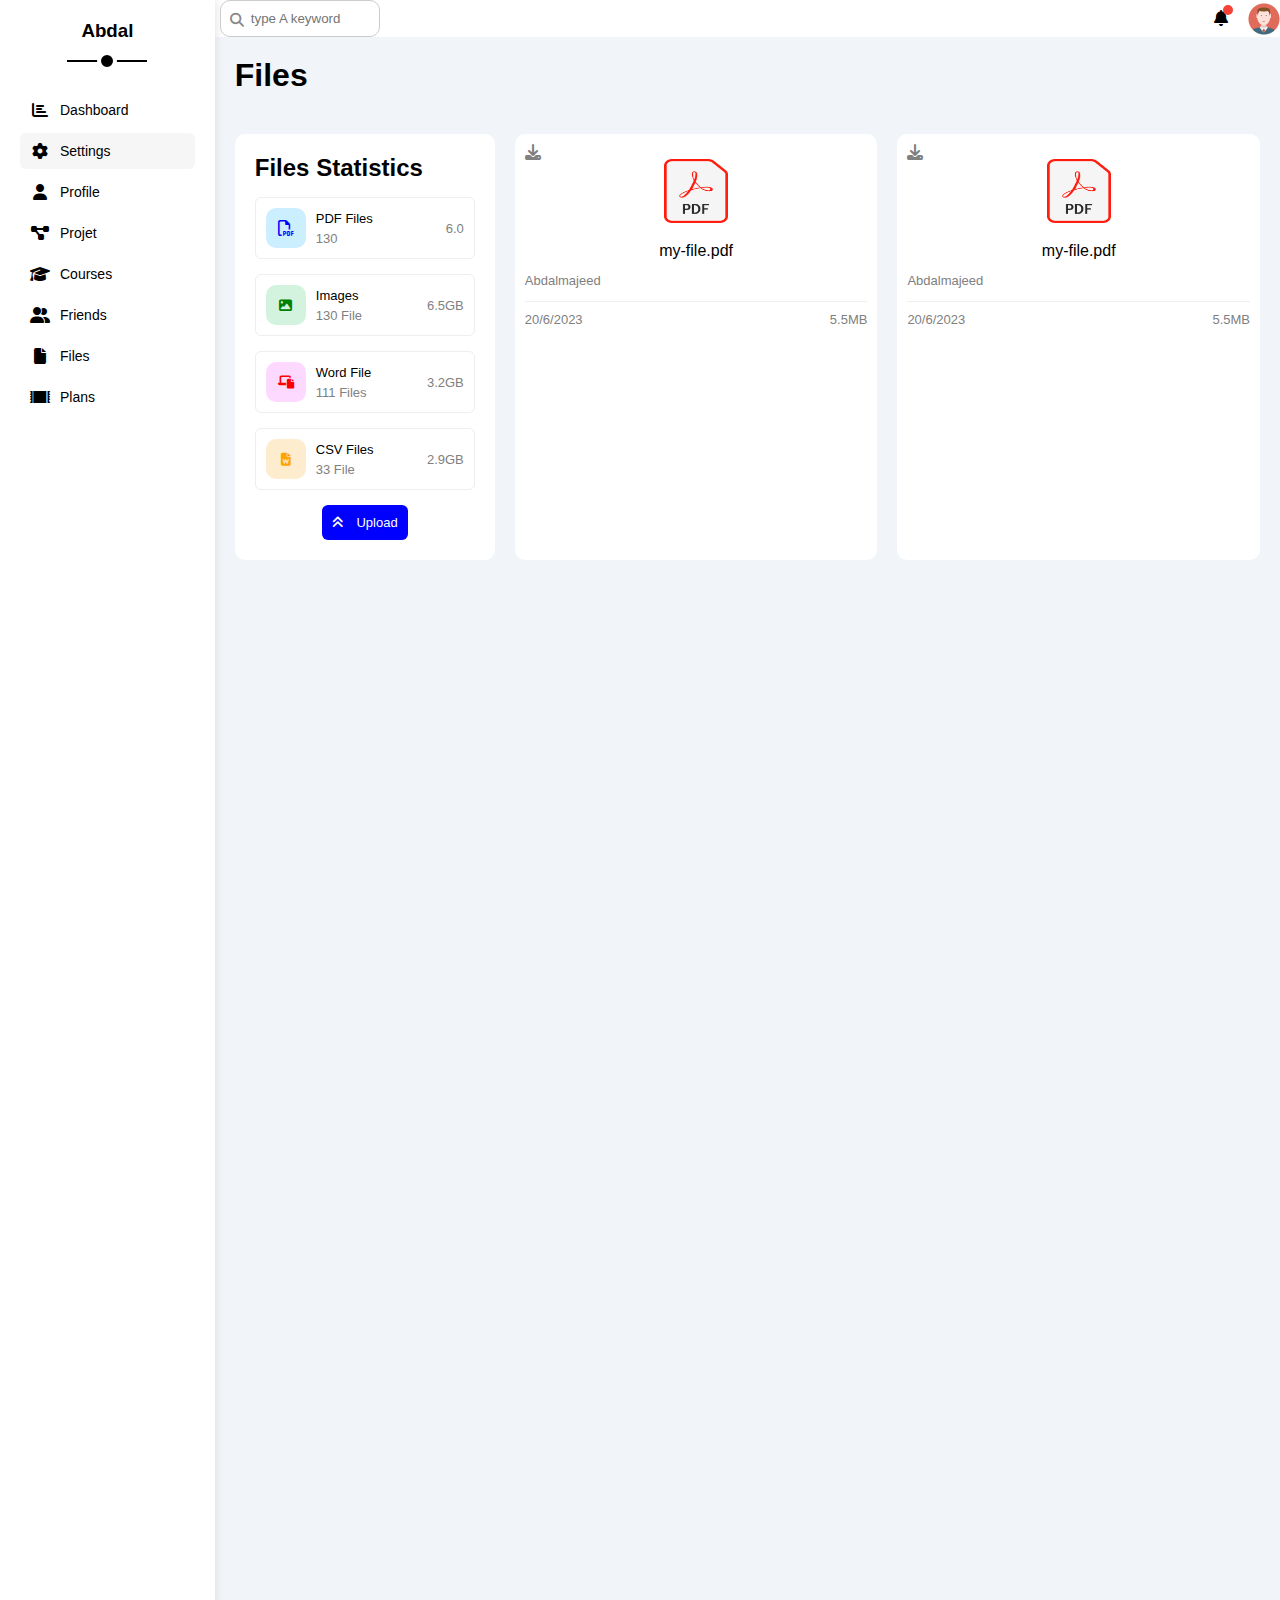
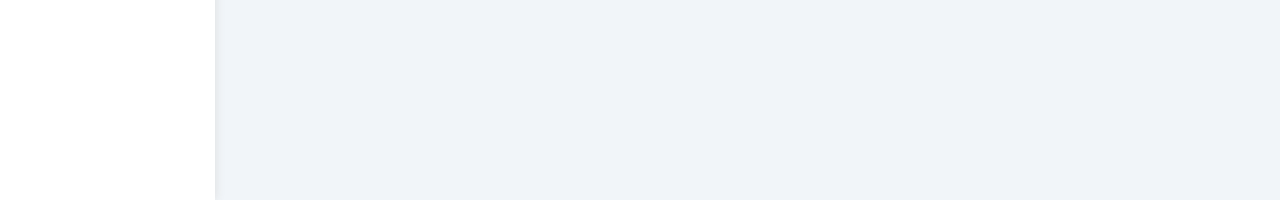
<file: files.html>
<!DOCTYPE html>
<html lang="en">

<head>
    <meta charset="UTF-8">
    <meta name="viewport" content="width=device-width, initial-scale=1.0">
    <title>Files</title>
    <link rel="stylesheet" href="css/bdf1.css">
    <link rel="stylesheet" href="css/bdf3.css">
    <link rel="stylesheet" href="css/bdf2.css">
    <link rel="stylesheet" href="https://cdnjs.cloudflare.com/ajax/libs/font-awesome/6.6.0/css/all.min.css">
</head>

<body>
    <div class="page d-flex">
        <div class="sidebar bg-white p-20 p-relative">
            <h3 class="p-relative txt-c mt-0">Abdal</h3>
            <ul>
                <li>
                    <a class=" d-flex align-center fs-14 c-black red-6 p-10" href="index.html">
                        <i class="fa-solid fa-chart-bar fa-fw"></i>
                        <span>Dashboard</span></a>
                </li>
                <li>
                    <a class="active d-flex align-center fs-14 c-black red-6 p-10" href="settings.html">
                        <i class="fa-solid fa-gear fa-fw"></i>
                        <span>Settings</span></a>
                </li>
                <li>
                    <a class="d-flex align-center fs-14 c-black red-6 p-10" href="profile.html">
                        <i class="fa-solid fa-user fa-fw"></i>
                        <span>Profile</span></a>
                </li>
                <li>
                    <a class=" d-flex align-center fs-14 c-black red-6 p-10" href="projet.html">
                        <i class="fa-solid fa-diagram-project fa-fw"></i>
                        <span>Projet

                        </span></a>
                </li>
                <li>
                    <a class="d-flex align-center fs-14 c-black red-6 p-10" href="courses.html">
                        <i class="fa-solid fa-graduation-cap fa-fw"></i>
                        <span>Courses</span></a>
                </li>
                <li>
                    <a class=" d-flex align-center fs-14 c-black red-6 p-10" href="firends.html">
                        <i class="fa-solid fa-user-group fa-fw"></i>
                        <span>Friends</span></a>
                </li>
                <li>
                    <a class=" d-flex align-center fs-14 c-black red-6 p-10" href="files.html">
                        <i class="fa-solid fa-file fa-fw"></i>
                        <span>Files</span></a>
                </li>
                <li>
                    <a class=" d-flex align-center fs-14 c-black red-6 p-10" href="plans.html">
                        <i class="fa-solid fa-rug"></i>
                        <span>Plans</span></a>
                </li>


            </ul>
        </div>

        <div class="content w-full">
            <div class="head bg-white p-15 width-100 between-flex">
                <div class="search p-relative ">
                    <input class="p-10 between-flex" type="search" placeholder="type A keyword ">
                </div>
                <div class="icons d-flex align-center  ">
                    <span class="notification p-relative">
                        <i class="fa-solid fa-bell"></i>
                    </span>
                    <img class="w-full" src="./1.jpg" alt="">

                </div>
            </div>
            <h1 class="p-relative">Files</h1>
            <div class="files-page d-flex m-20 gap-20">
                <div class="files-stats p-20 bg-white red-10">
                    <h2 class="mt-0 mb-15 txt-c-mobile">Files Statistics</h2>
                    <div class="d-flex align-center border-eee p-10 red-6 mb-15 fs-13">
                        <i class="fa-regular fa-file-pdf fa-lg blue  center-flex c-blue icon"></i>
                        <div class="info">
                            <span>PDF Files</span>
                            <span class="d-block c-grey mt-5">130</span>
                        </div>
                        <div class="size c-grey">6.0</div>
                    </div>
                    <div class="d-flex align-center border-eee p-10 red-6 mb-15 fs-13">
                        <i class="fa-solid fa-image green center-flex c-green icon"></i>
                        <div class="info">
                            <span>Images</span>
                            <span class="d-block c-grey mt-5">130 File</span>
                        </div>
                        <div class="size c-grey">6.5GB</div>
                    </div>
                    <div class="d-flex align-center border-eee p-10 red-6 mb-15 fs-13">
                        <i class="fa-solid fa-laptop-file red center-flex c-red icon"></i>
                        <div class="info">
                            <span>Word File</span>
                            <span class="d-block c-grey mt-5">111 Files</span>
                        </div>
                        <div class="size c-grey">3.2GB</div>
                    </div>
                    <div class="d-flex align-center border-eee p-10 red-6 mb-15 fs-13">
                        <i class="fa-solid fa-file-word orange center-flex c-orange icon"></i>
                        <div class="info">
                            <span>CSV Files</span>
                            <span class="d-block c-grey mt-5">33 File</span>
                        </div>
                        <div class="size c-grey">2.9GB</div>
                    </div>
                    <a class="upload c-white fs-13 red-6 d-block w-fit bg-blue btn-shape" href="#">
                        <i class="fa-solid fa-angles-up mr-10"></i>
                        Upload
                    </a>
                </div>
                <div class="files-content d-grid gap-20 ">
                    <div class="file bg-white p-10 red-10">
                        <i class="fa-solid fa-download c-grey p-absplute"></i>
                        <div class="icon txt-c">
                            <img class="mt-15 mb-15" src="./PDF1.svg.png" alt="">
                        </div>
                        <div class="txt-c mb-10 fs-14">my-file.pdf</div>
                        <p class="c-grey fs-13">Abdalmajeed</p>
                        <div class="info between-flex mt-10 pt-10 fs-13 c-grey">
                            <span>20/6/2023</span>
                            <span>5.5MB</span>
                        </div>
                    </div>
                </div>
                <div class="files-content d-grid gap-20 ">
                    <div class="file bg-white p-10 red-10">
                        <i class="fa-solid fa-download c-grey p-absplute"></i>
                        <div class="icon txt-c">
                            <img class="mt-15 mb-15" src="./PDF1.svg.png" alt="">
                        </div>
                        <div class="txt-c mb-10 fs-14">my-file.pdf</div>
                        <p class="c-grey fs-13">Abdalmajeed</p>
                        <div class="info between-flex mt-10 pt-10 fs-13 c-grey">
                            <span>20/6/2023</span>
                            <span>5.5MB</span>
                        </div>
                    </div>
                </div>
            </div>
        </div>
    </div>
</body>

</html>
</file>
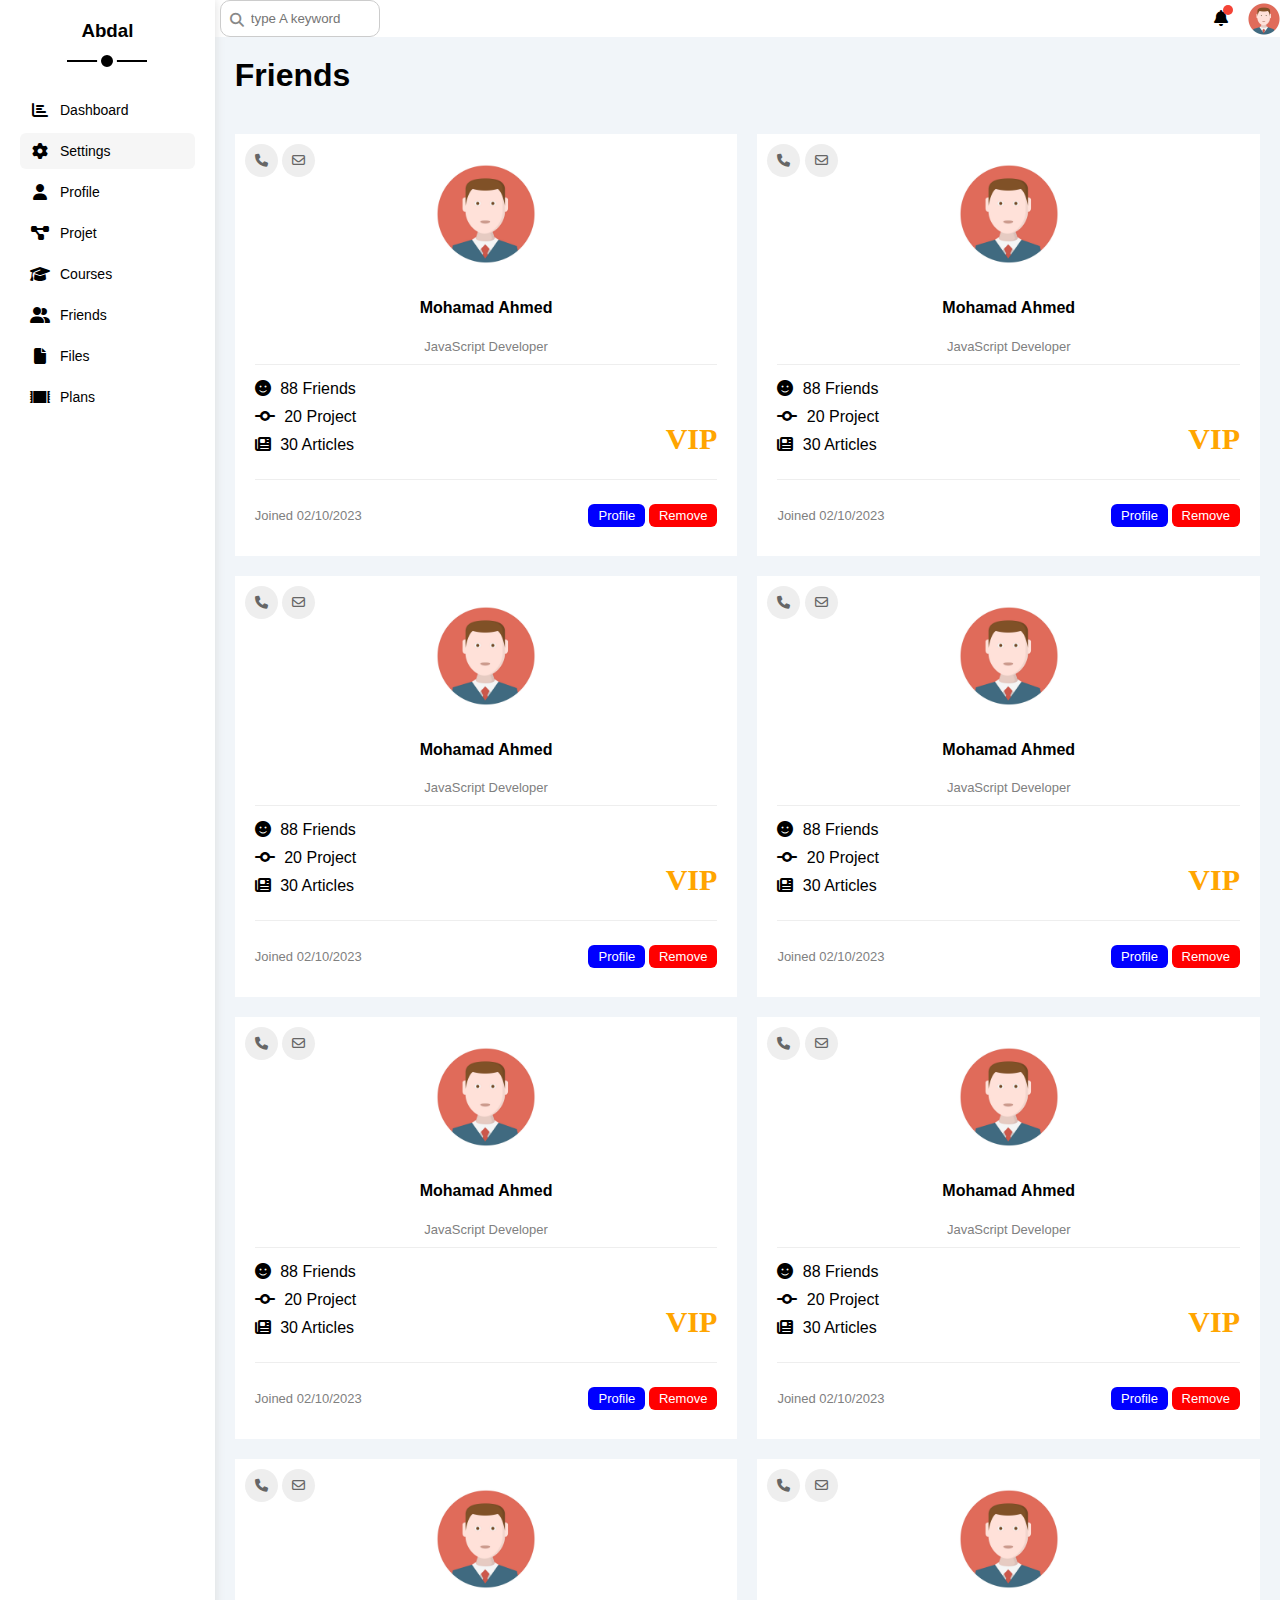
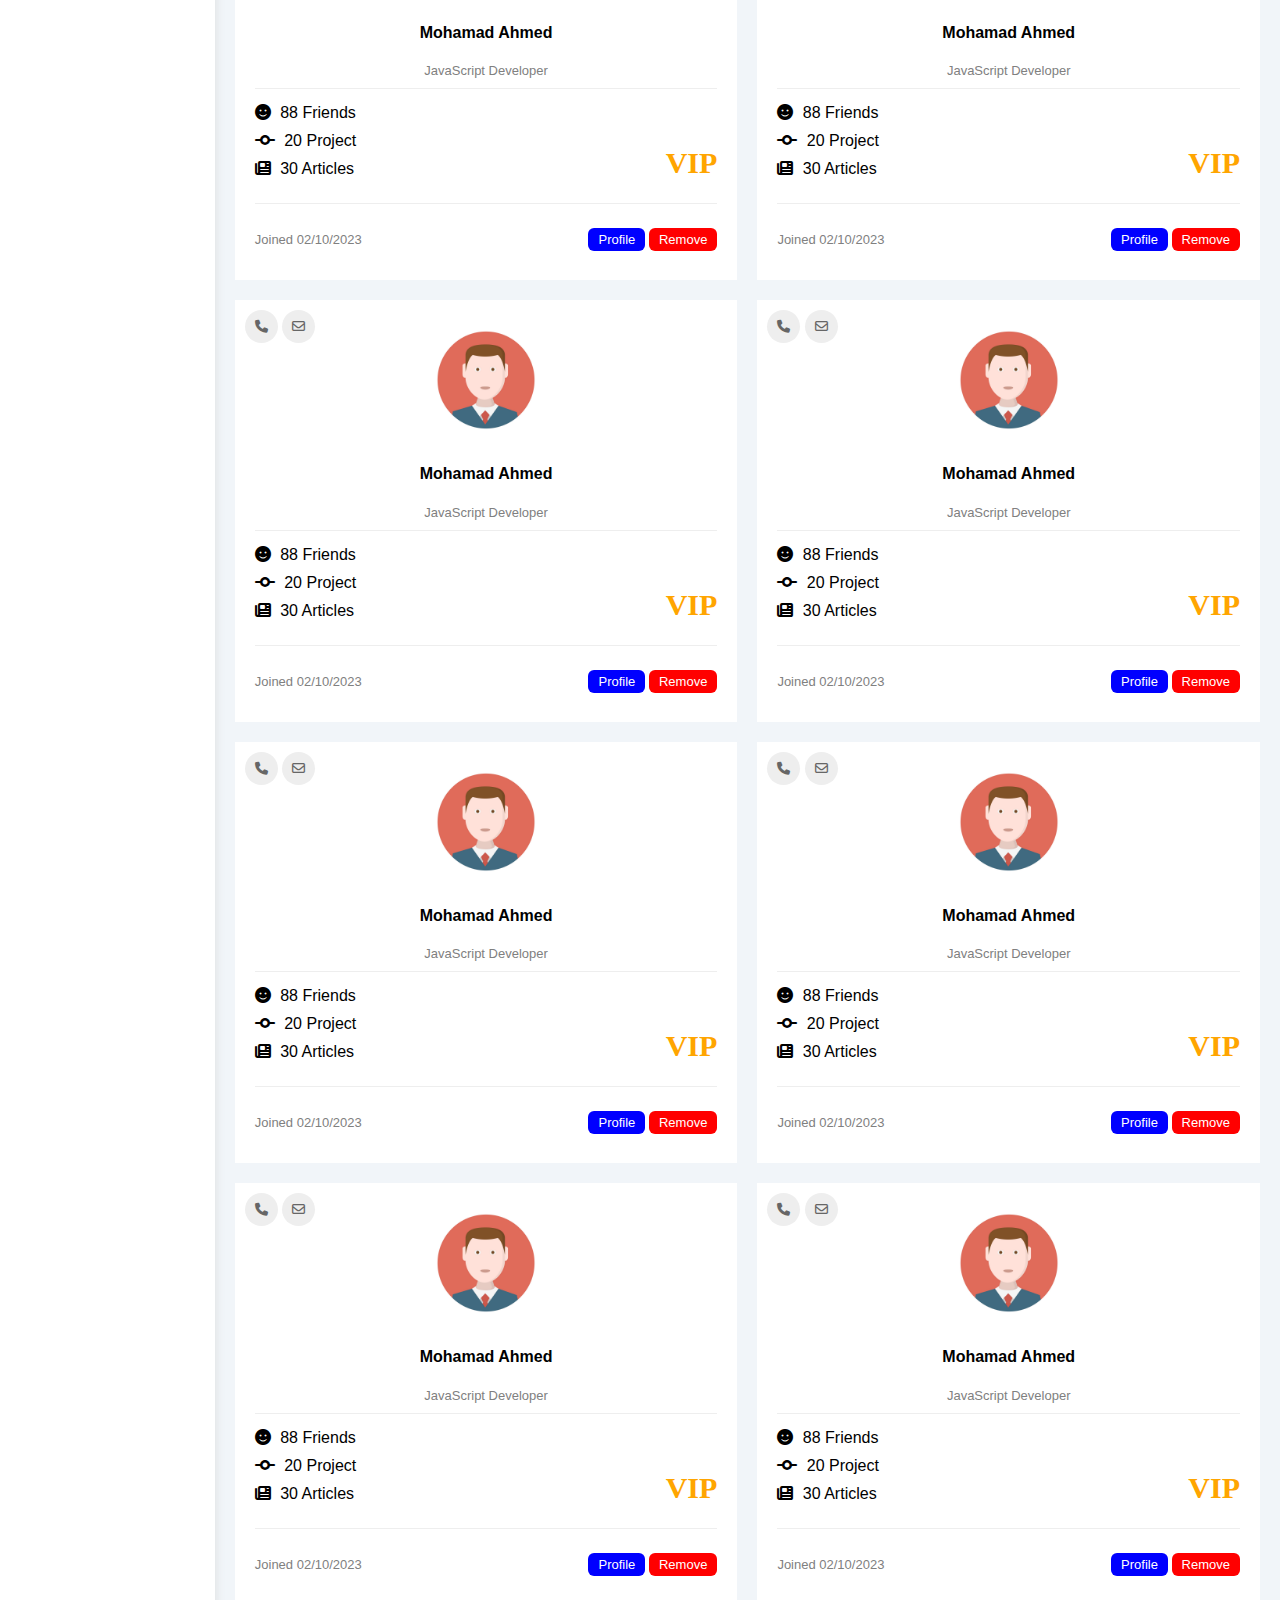
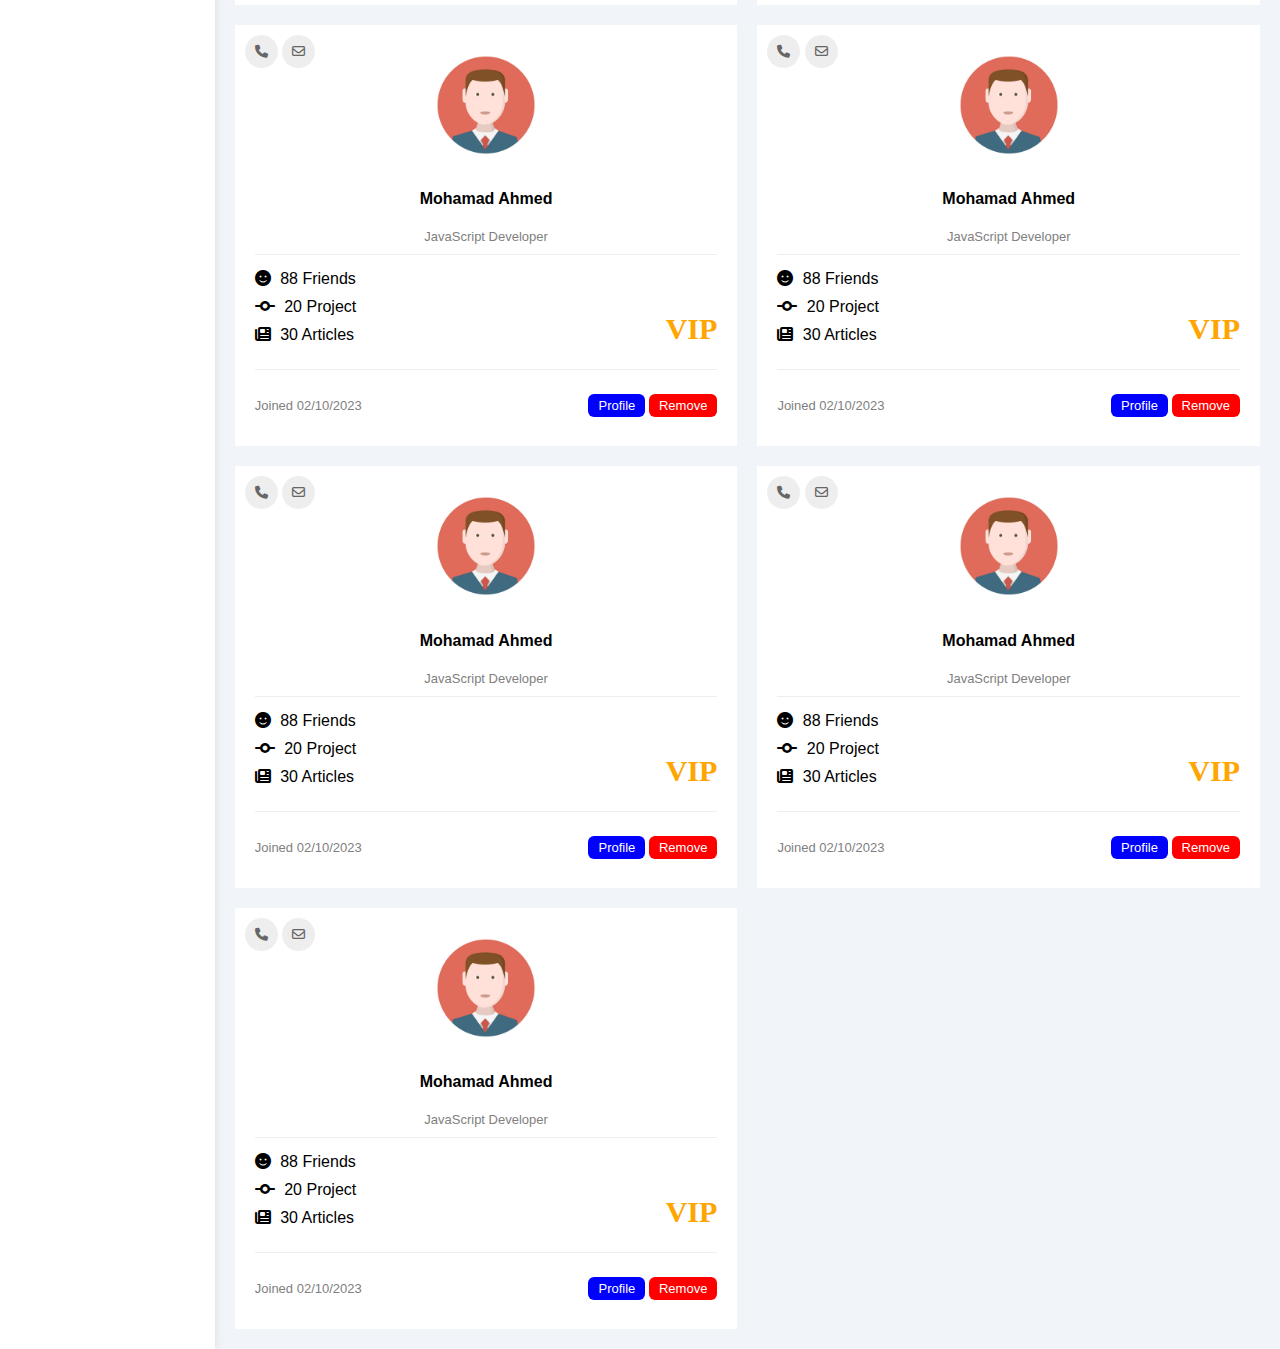
<file: firends.html>
<!DOCTYPE html>
<html lang="en">

<head>
    <meta charset="UTF-8">
    <meta name="viewport" content="width=device-width, initial-scale=1.0">
    <title>Friends</title>
    <link rel="stylesheet" href="css/bdf1.css">
    <link rel="stylesheet" href="css/bdf3.css">
    <link rel="stylesheet" href="css/bdf2.css">
    <link rel="stylesheet" href="https://cdnjs.cloudflare.com/ajax/libs/font-awesome/6.6.0/css/all.min.css">
</head>

<body>
    <div class="page d-flex">
        <div class="sidebar bg-white p-20 p-relative">
            <h3 class="p-relative txt-c mt-0">Abdal</h3>
            <ul>
                <li>
                    <a class=" d-flex align-center fs-14 c-black red-6 p-10" href="index.html">
                        <i class="fa-solid fa-chart-bar fa-fw"></i>
                        <span>Dashboard</span></a>
                </li>
                <li>
                    <a class="active d-flex align-center fs-14 c-black red-6 p-10" href="settings.html">
                        <i class="fa-solid fa-gear fa-fw"></i>
                        <span>Settings</span></a>
                </li>
                <li>
                    <a class="d-flex align-center fs-14 c-black red-6 p-10" href="profile.html">
                        <i class="fa-solid fa-user fa-fw"></i>
                        <span>Profile</span></a>
                </li>
                <li>
                    <a class=" d-flex align-center fs-14 c-black red-6 p-10" href="projet.html">
                        <i class="fa-solid fa-diagram-project fa-fw"></i>
                        <span>Projet

                        </span></a>
                </li>
                <li>
                    <a class="d-flex align-center fs-14 c-black red-6 p-10" href="courses.html">
                        <i class="fa-solid fa-graduation-cap fa-fw"></i>
                        <span>Courses</span></a>
                </li>
                <li>
                    <a class=" d-flex align-center fs-14 c-black red-6 p-10" href="firends.html">
                        <i class="fa-solid fa-user-group fa-fw"></i>
                        <span>Friends</span></a>
                </li>
                <li>
                    <a class=" d-flex align-center fs-14 c-black red-6 p-10" href="files.html">
                        <i class="fa-solid fa-file fa-fw"></i>
                        <span>Files</span></a>
                </li>
                <li>
                    <a class=" d-flex align-center fs-14 c-black red-6 p-10" href="plans.html">
                        <i class="fa-solid fa-rug"></i>
                        <span>Plans</span></a>
                </li>


            </ul>
        </div>

        <div class="content w-full">
            <div class="head bg-white p-15 width-100 between-flex">
                <div class="search p-relative ">
                    <input class="p-10 between-flex" type="search" placeholder="type A keyword ">
                </div>
                <div class="icons d-flex align-center  ">
                    <span class="notification p-relative">
                        <i class="fa-solid fa-bell"></i>
                    </span>
                    <img class="w-full" src="./1.jpg" alt="">

                </div>
            </div>
            <h1 class="p-relative">Friends</h1>
            <div class="friends-page d-grid m-20 gap-20">
                <div class="friend bg-white rad-6 p-20 p-relative">
                    <div class="contact">
                        <i class="fa-solid fa-phone"></i>
                        <i class="fa-regular fa-envelope"></i>
                    </div>
                    <div class="txt-c">
                        <img class="mt-10 mb-10 w-100 h-100" src="./1.jpg" alt="">
                        <h4 class="m-0 ">Mohamad Ahmed</h4>
                        <p class="c-grey fs-13 mt-5 mb-0">JavaScript Developer</p>
                    </div>
                    <div class="icons fs-14 p-relative">
                        <div class="mb-10">
                            <i class="fa-solid fa-face-smile"></i>
                            <span>88 Friends</span>
                        </div>
                        <div class="mb-10">
                            <i class="fa-solid fa-code-commit"></i>
                            <span>20 Project</span>
                        </div>
                        <div class="mb-10">
                            <i class="fa-solid fa-newspaper"></i>
                            <span>30 Articles</span>
                        </div>
                        <span class="vip fw-bold c-orange">VIP</span>
                    </div>
                    <div class="info between-flex fs-13">
                        <span class="c-grey">Joined 02/10/2023</span>
                        <p> <a class="bg-blue c-white btn-shape" href="profile.html">Profile</a>
                        <a class="bg-red c-white btn-shape" href="#">Remove</a>
                    </p>
                       </div>
                </div>
                <div class="friend bg-white rad-6 p-20 p-relative">
                    <div class="contact">
                        <i class="fa-solid fa-phone"></i>
                        <i class="fa-regular fa-envelope"></i>
                    </div>
                    <div class="txt-c">
                        <img class="mt-10 mb-10 w-100 h-100" src="./1.jpg" alt="">
                        <h4 class="m-0 ">Mohamad Ahmed</h4>
                        <p class="c-grey fs-13 mt-5 mb-0">JavaScript Developer</p>
                    </div>
                    <div class="icons fs-14 p-relative">
                        <div class="mb-10">
                            <i class="fa-solid fa-face-smile"></i>
                            <span>88 Friends</span>
                        </div>
                        <div class="mb-10">
                            <i class="fa-solid fa-code-commit"></i>
                            <span>20 Project</span>
                        </div>
                        <div class="mb-10">
                            <i class="fa-solid fa-newspaper"></i>
                            <span>30 Articles</span>
                        </div>
                        <span class="vip fw-bold c-orange">VIP</span>
                    </div>
                    <div class="info between-flex fs-13">
                        <span class="c-grey">Joined 02/10/2023</span>
                        <p> <a class="bg-blue c-white btn-shape" href="profile.html">Profile</a>
                        <a class="bg-red c-white btn-shape" href="#">Remove</a>
                    </p>
                       </div>
                </div>
                <div class="friend bg-white rad-6 p-20 p-relative">
                    <div class="contact">
                        <i class="fa-solid fa-phone"></i>
                        <i class="fa-regular fa-envelope"></i>
                    </div>
                    <div class="txt-c">
                        <img class="mt-10 mb-10 w-100 h-100" src="./1.jpg" alt="">
                        <h4 class="m-0 ">Mohamad Ahmed</h4>
                        <p class="c-grey fs-13 mt-5 mb-0">JavaScript Developer</p>
                    </div>
                    <div class="icons fs-14 p-relative">
                        <div class="mb-10">
                            <i class="fa-solid fa-face-smile"></i>
                            <span>88 Friends</span>
                        </div>
                        <div class="mb-10">
                            <i class="fa-solid fa-code-commit"></i>
                            <span>20 Project</span>
                        </div>
                        <div class="mb-10">
                            <i class="fa-solid fa-newspaper"></i>
                            <span>30 Articles</span>
                        </div>
                        <span class="vip fw-bold c-orange">VIP</span>
                    </div>
                    <div class="info between-flex fs-13">
                        <span class="c-grey">Joined 02/10/2023</span>
                        <p> <a class="bg-blue c-white btn-shape" href="profile.html">Profile</a>
                        <a class="bg-red c-white btn-shape" href="#">Remove</a>
                    </p>
                       </div>
                </div>
                <div class="friend bg-white rad-6 p-20 p-relative">
                    <div class="contact">
                        <i class="fa-solid fa-phone"></i>
                        <i class="fa-regular fa-envelope"></i>
                    </div>
                    <div class="txt-c">
                        <img class="mt-10 mb-10 w-100 h-100" src="./1.jpg" alt="">
                        <h4 class="m-0 ">Mohamad Ahmed</h4>
                        <p class="c-grey fs-13 mt-5 mb-0">JavaScript Developer</p>
                    </div>
                    <div class="icons fs-14 p-relative">
                        <div class="mb-10">
                            <i class="fa-solid fa-face-smile"></i>
                            <span>88 Friends</span>
                        </div>
                        <div class="mb-10">
                            <i class="fa-solid fa-code-commit"></i>
                            <span>20 Project</span>
                        </div>
                        <div class="mb-10">
                            <i class="fa-solid fa-newspaper"></i>
                            <span>30 Articles</span>
                        </div>
                        <span class="vip fw-bold c-orange">VIP</span>
                    </div>
                    <div class="info between-flex fs-13">
                        <span class="c-grey">Joined 02/10/2023</span>
                        <p> <a class="bg-blue c-white btn-shape" href="profile.html">Profile</a>
                        <a class="bg-red c-white btn-shape" href="#">Remove</a>
                    </p>
                       </div>
                </div>
                <div class="friend bg-white rad-6 p-20 p-relative">
                    <div class="contact">
                        <i class="fa-solid fa-phone"></i>
                        <i class="fa-regular fa-envelope"></i>
                    </div>
                    <div class="txt-c">
                        <img class="mt-10 mb-10 w-100 h-100" src="./1.jpg" alt="">
                        <h4 class="m-0 ">Mohamad Ahmed</h4>
                        <p class="c-grey fs-13 mt-5 mb-0">JavaScript Developer</p>
                    </div>
                    <div class="icons fs-14 p-relative">
                        <div class="mb-10">
                            <i class="fa-solid fa-face-smile"></i>
                            <span>88 Friends</span>
                        </div>
                        <div class="mb-10">
                            <i class="fa-solid fa-code-commit"></i>
                            <span>20 Project</span>
                        </div>
                        <div class="mb-10">
                            <i class="fa-solid fa-newspaper"></i>
                            <span>30 Articles</span>
                        </div>
                        <span class="vip fw-bold c-orange">VIP</span>
                    </div>
                    <div class="info between-flex fs-13">
                        <span class="c-grey">Joined 02/10/2023</span>
                        <p> <a class="bg-blue c-white btn-shape" href="profile.html">Profile</a>
                        <a class="bg-red c-white btn-shape" href="#">Remove</a>
                    </p>
                       </div>
                </div>
                <div class="friend bg-white rad-6 p-20 p-relative">
                    <div class="contact">
                        <i class="fa-solid fa-phone"></i>
                        <i class="fa-regular fa-envelope"></i>
                    </div>
                    <div class="txt-c">
                        <img class="mt-10 mb-10 w-100 h-100" src="./1.jpg" alt="">
                        <h4 class="m-0 ">Mohamad Ahmed</h4>
                        <p class="c-grey fs-13 mt-5 mb-0">JavaScript Developer</p>
                    </div>
                    <div class="icons fs-14 p-relative">
                        <div class="mb-10">
                            <i class="fa-solid fa-face-smile"></i>
                            <span>88 Friends</span>
                        </div>
                        <div class="mb-10">
                            <i class="fa-solid fa-code-commit"></i>
                            <span>20 Project</span>
                        </div>
                        <div class="mb-10">
                            <i class="fa-solid fa-newspaper"></i>
                            <span>30 Articles</span>
                        </div>
                        <span class="vip fw-bold c-orange">VIP</span>
                    </div>
                    <div class="info between-flex fs-13">
                        <span class="c-grey">Joined 02/10/2023</span>
                        <p> <a class="bg-blue c-white btn-shape" href="profile.html">Profile</a>
                        <a class="bg-red c-white btn-shape" href="#">Remove</a>
                    </p>
                       </div>
                </div>
                <div class="friend bg-white rad-6 p-20 p-relative">
                    <div class="contact">
                        <i class="fa-solid fa-phone"></i>
                        <i class="fa-regular fa-envelope"></i>
                    </div>
                    <div class="txt-c">
                        <img class="mt-10 mb-10 w-100 h-100" src="./1.jpg" alt="">
                        <h4 class="m-0 ">Mohamad Ahmed</h4>
                        <p class="c-grey fs-13 mt-5 mb-0">JavaScript Developer</p>
                    </div>
                    <div class="icons fs-14 p-relative">
                        <div class="mb-10">
                            <i class="fa-solid fa-face-smile"></i>
                            <span>88 Friends</span>
                        </div>
                        <div class="mb-10">
                            <i class="fa-solid fa-code-commit"></i>
                            <span>20 Project</span>
                        </div>
                        <div class="mb-10">
                            <i class="fa-solid fa-newspaper"></i>
                            <span>30 Articles</span>
                        </div>
                        <span class="vip fw-bold c-orange">VIP</span>
                    </div>
                    <div class="info between-flex fs-13">
                        <span class="c-grey">Joined 02/10/2023</span>
                        <p> <a class="bg-blue c-white btn-shape" href="profile.html">Profile</a>
                        <a class="bg-red c-white btn-shape" href="#">Remove</a>
                    </p>
                       </div>
                </div>
                <div class="friend bg-white rad-6 p-20 p-relative">
                    <div class="contact">
                        <i class="fa-solid fa-phone"></i>
                        <i class="fa-regular fa-envelope"></i>
                    </div>
                    <div class="txt-c">
                        <img class="mt-10 mb-10 w-100 h-100" src="./1.jpg" alt="">
                        <h4 class="m-0 ">Mohamad Ahmed</h4>
                        <p class="c-grey fs-13 mt-5 mb-0">JavaScript Developer</p>
                    </div>
                    <div class="icons fs-14 p-relative">
                        <div class="mb-10">
                            <i class="fa-solid fa-face-smile"></i>
                            <span>88 Friends</span>
                        </div>
                        <div class="mb-10">
                            <i class="fa-solid fa-code-commit"></i>
                            <span>20 Project</span>
                        </div>
                        <div class="mb-10">
                            <i class="fa-solid fa-newspaper"></i>
                            <span>30 Articles</span>
                        </div>
                        <span class="vip fw-bold c-orange">VIP</span>
                    </div>
                    <div class="info between-flex fs-13">
                        <span class="c-grey">Joined 02/10/2023</span>
                        <p> <a class="bg-blue c-white btn-shape" href="profile.html">Profile</a>
                        <a class="bg-red c-white btn-shape" href="#">Remove</a>
                    </p>
                       </div>
                </div>
                <div class="friend bg-white rad-6 p-20 p-relative">
                    <div class="contact">
                        <i class="fa-solid fa-phone"></i>
                        <i class="fa-regular fa-envelope"></i>
                    </div>
                    <div class="txt-c">
                        <img class="mt-10 mb-10 w-100 h-100" src="./1.jpg" alt="">
                        <h4 class="m-0 ">Mohamad Ahmed</h4>
                        <p class="c-grey fs-13 mt-5 mb-0">JavaScript Developer</p>
                    </div>
                    <div class="icons fs-14 p-relative">
                        <div class="mb-10">
                            <i class="fa-solid fa-face-smile"></i>
                            <span>88 Friends</span>
                        </div>
                        <div class="mb-10">
                            <i class="fa-solid fa-code-commit"></i>
                            <span>20 Project</span>
                        </div>
                        <div class="mb-10">
                            <i class="fa-solid fa-newspaper"></i>
                            <span>30 Articles</span>
                        </div>
                        <span class="vip fw-bold c-orange">VIP</span>
                    </div>
                    <div class="info between-flex fs-13">
                        <span class="c-grey">Joined 02/10/2023</span>
                        <p> <a class="bg-blue c-white btn-shape" href="profile.html">Profile</a>
                        <a class="bg-red c-white btn-shape" href="#">Remove</a>
                    </p>
                       </div>
                </div>
                <div class="friend bg-white rad-6 p-20 p-relative">
                    <div class="contact">
                        <i class="fa-solid fa-phone"></i>
                        <i class="fa-regular fa-envelope"></i>
                    </div>
                    <div class="txt-c">
                        <img class="mt-10 mb-10 w-100 h-100" src="./1.jpg" alt="">
                        <h4 class="m-0 ">Mohamad Ahmed</h4>
                        <p class="c-grey fs-13 mt-5 mb-0">JavaScript Developer</p>
                    </div>
                    <div class="icons fs-14 p-relative">
                        <div class="mb-10">
                            <i class="fa-solid fa-face-smile"></i>
                            <span>88 Friends</span>
                        </div>
                        <div class="mb-10">
                            <i class="fa-solid fa-code-commit"></i>
                            <span>20 Project</span>
                        </div>
                        <div class="mb-10">
                            <i class="fa-solid fa-newspaper"></i>
                            <span>30 Articles</span>
                        </div>
                        <span class="vip fw-bold c-orange">VIP</span>
                    </div>
                    <div class="info between-flex fs-13">
                        <span class="c-grey">Joined 02/10/2023</span>
                        <p> <a class="bg-blue c-white btn-shape" href="profile.html">Profile</a>
                        <a class="bg-red c-white btn-shape" href="#">Remove</a>
                    </p>
                       </div>
                </div>
                <div class="friend bg-white rad-6 p-20 p-relative">
                    <div class="contact">
                        <i class="fa-solid fa-phone"></i>
                        <i class="fa-regular fa-envelope"></i>
                    </div>
                    <div class="txt-c">
                        <img class="mt-10 mb-10 w-100 h-100" src="./1.jpg" alt="">
                        <h4 class="m-0 ">Mohamad Ahmed</h4>
                        <p class="c-grey fs-13 mt-5 mb-0">JavaScript Developer</p>
                    </div>
                    <div class="icons fs-14 p-relative">
                        <div class="mb-10">
                            <i class="fa-solid fa-face-smile"></i>
                            <span>88 Friends</span>
                        </div>
                        <div class="mb-10">
                            <i class="fa-solid fa-code-commit"></i>
                            <span>20 Project</span>
                        </div>
                        <div class="mb-10">
                            <i class="fa-solid fa-newspaper"></i>
                            <span>30 Articles</span>
                        </div>
                        <span class="vip fw-bold c-orange">VIP</span>
                    </div>
                    <div class="info between-flex fs-13">
                        <span class="c-grey">Joined 02/10/2023</span>
                        <p> <a class="bg-blue c-white btn-shape" href="profile.html">Profile</a>
                        <a class="bg-red c-white btn-shape" href="#">Remove</a>
                    </p>
                       </div>
                </div>
                <div class="friend bg-white rad-6 p-20 p-relative">
                    <div class="contact">
                        <i class="fa-solid fa-phone"></i>
                        <i class="fa-regular fa-envelope"></i>
                    </div>
                    <div class="txt-c">
                        <img class="mt-10 mb-10 w-100 h-100" src="./1.jpg" alt="">
                        <h4 class="m-0 ">Mohamad Ahmed</h4>
                        <p class="c-grey fs-13 mt-5 mb-0">JavaScript Developer</p>
                    </div>
                    <div class="icons fs-14 p-relative">
                        <div class="mb-10">
                            <i class="fa-solid fa-face-smile"></i>
                            <span>88 Friends</span>
                        </div>
                        <div class="mb-10">
                            <i class="fa-solid fa-code-commit"></i>
                            <span>20 Project</span>
                        </div>
                        <div class="mb-10">
                            <i class="fa-solid fa-newspaper"></i>
                            <span>30 Articles</span>
                        </div>
                        <span class="vip fw-bold c-orange">VIP</span>
                    </div>
                    <div class="info between-flex fs-13">
                        <span class="c-grey">Joined 02/10/2023</span>
                        <p> <a class="bg-blue c-white btn-shape" href="profile.html">Profile</a>
                        <a class="bg-red c-white btn-shape" href="#">Remove</a>
                    </p>
                       </div>
                </div>
                <div class="friend bg-white rad-6 p-20 p-relative">
                    <div class="contact">
                        <i class="fa-solid fa-phone"></i>
                        <i class="fa-regular fa-envelope"></i>
                    </div>
                    <div class="txt-c">
                        <img class="mt-10 mb-10 w-100 h-100" src="./1.jpg" alt="">
                        <h4 class="m-0 ">Mohamad Ahmed</h4>
                        <p class="c-grey fs-13 mt-5 mb-0">JavaScript Developer</p>
                    </div>
                    <div class="icons fs-14 p-relative">
                        <div class="mb-10">
                            <i class="fa-solid fa-face-smile"></i>
                            <span>88 Friends</span>
                        </div>
                        <div class="mb-10">
                            <i class="fa-solid fa-code-commit"></i>
                            <span>20 Project</span>
                        </div>
                        <div class="mb-10">
                            <i class="fa-solid fa-newspaper"></i>
                            <span>30 Articles</span>
                        </div>
                        <span class="vip fw-bold c-orange">VIP</span>
                    </div>
                    <div class="info between-flex fs-13">
                        <span class="c-grey">Joined 02/10/2023</span>
                        <p> <a class="bg-blue c-white btn-shape" href="profile.html">Profile</a>
                        <a class="bg-red c-white btn-shape" href="#">Remove</a>
                    </p>
                       </div>
                </div>
                <div class="friend bg-white rad-6 p-20 p-relative">
                    <div class="contact">
                        <i class="fa-solid fa-phone"></i>
                        <i class="fa-regular fa-envelope"></i>
                    </div>
                    <div class="txt-c">
                        <img class="mt-10 mb-10 w-100 h-100" src="./1.jpg" alt="">
                        <h4 class="m-0 ">Mohamad Ahmed</h4>
                        <p class="c-grey fs-13 mt-5 mb-0">JavaScript Developer</p>
                    </div>
                    <div class="icons fs-14 p-relative">
                        <div class="mb-10">
                            <i class="fa-solid fa-face-smile"></i>
                            <span>88 Friends</span>
                        </div>
                        <div class="mb-10">
                            <i class="fa-solid fa-code-commit"></i>
                            <span>20 Project</span>
                        </div>
                        <div class="mb-10">
                            <i class="fa-solid fa-newspaper"></i>
                            <span>30 Articles</span>
                        </div>
                        <span class="vip fw-bold c-orange">VIP</span>
                    </div>
                    <div class="info between-flex fs-13">
                        <span class="c-grey">Joined 02/10/2023</span>
                        <p> <a class="bg-blue c-white btn-shape" href="profile.html">Profile</a>
                        <a class="bg-red c-white btn-shape" href="#">Remove</a>
                    </p>
                       </div>
                </div>
                <div class="friend bg-white rad-6 p-20 p-relative">
                    <div class="contact">
                        <i class="fa-solid fa-phone"></i>
                        <i class="fa-regular fa-envelope"></i>
                    </div>
                    <div class="txt-c">
                        <img class="mt-10 mb-10 w-100 h-100" src="./1.jpg" alt="">
                        <h4 class="m-0 ">Mohamad Ahmed</h4>
                        <p class="c-grey fs-13 mt-5 mb-0">JavaScript Developer</p>
                    </div>
                    <div class="icons fs-14 p-relative">
                        <div class="mb-10">
                            <i class="fa-solid fa-face-smile"></i>
                            <span>88 Friends</span>
                        </div>
                        <div class="mb-10">
                            <i class="fa-solid fa-code-commit"></i>
                            <span>20 Project</span>
                        </div>
                        <div class="mb-10">
                            <i class="fa-solid fa-newspaper"></i>
                            <span>30 Articles</span>
                        </div>
                        <span class="vip fw-bold c-orange">VIP</span>
                    </div>
                    <div class="info between-flex fs-13">
                        <span class="c-grey">Joined 02/10/2023</span>
                        <p> <a class="bg-blue c-white btn-shape" href="profile.html">Profile</a>
                        <a class="bg-red c-white btn-shape" href="#">Remove</a>
                    </p>
                       </div>
                </div>
                <div class="friend bg-white rad-6 p-20 p-relative">
                    <div class="contact">
                        <i class="fa-solid fa-phone"></i>
                        <i class="fa-regular fa-envelope"></i>
                    </div>
                    <div class="txt-c">
                        <img class="mt-10 mb-10 w-100 h-100" src="./1.jpg" alt="">
                        <h4 class="m-0 ">Mohamad Ahmed</h4>
                        <p class="c-grey fs-13 mt-5 mb-0">JavaScript Developer</p>
                    </div>
                    <div class="icons fs-14 p-relative">
                        <div class="mb-10">
                            <i class="fa-solid fa-face-smile"></i>
                            <span>88 Friends</span>
                        </div>
                        <div class="mb-10">
                            <i class="fa-solid fa-code-commit"></i>
                            <span>20 Project</span>
                        </div>
                        <div class="mb-10">
                            <i class="fa-solid fa-newspaper"></i>
                            <span>30 Articles</span>
                        </div>
                        <span class="vip fw-bold c-orange">VIP</span>
                    </div>
                    <div class="info between-flex fs-13">
                        <span class="c-grey">Joined 02/10/2023</span>
                        <p> <a class="bg-blue c-white btn-shape" href="profile.html">Profile</a>
                        <a class="bg-red c-white btn-shape" href="#">Remove</a>
                    </p>
                       </div>
                </div>
                <div class="friend bg-white rad-6 p-20 p-relative">
                    <div class="contact">
                        <i class="fa-solid fa-phone"></i>
                        <i class="fa-regular fa-envelope"></i>
                    </div>
                    <div class="txt-c">
                        <img class="mt-10 mb-10 w-100 h-100" src="./1.jpg" alt="">
                        <h4 class="m-0 ">Mohamad Ahmed</h4>
                        <p class="c-grey fs-13 mt-5 mb-0">JavaScript Developer</p>
                    </div>
                    <div class="icons fs-14 p-relative">
                        <div class="mb-10">
                            <i class="fa-solid fa-face-smile"></i>
                            <span>88 Friends</span>
                        </div>
                        <div class="mb-10">
                            <i class="fa-solid fa-code-commit"></i>
                            <span>20 Project</span>
                        </div>
                        <div class="mb-10">
                            <i class="fa-solid fa-newspaper"></i>
                            <span>30 Articles</span>
                        </div>
                        <span class="vip fw-bold c-orange">VIP</span>
                    </div>
                    <div class="info between-flex fs-13">
                        <span class="c-grey">Joined 02/10/2023</span>
                        <p> <a class="bg-blue c-white btn-shape" href="profile.html">Profile</a>
                        <a class="bg-red c-white btn-shape" href="#">Remove</a>
                    </p>
                       </div>
                </div>
                <div class="friend bg-white rad-6 p-20 p-relative">
                    <div class="contact">
                        <i class="fa-solid fa-phone"></i>
                        <i class="fa-regular fa-envelope"></i>
                    </div>
                    <div class="txt-c">
                        <img class="mt-10 mb-10 w-100 h-100" src="./1.jpg" alt="">
                        <h4 class="m-0 ">Mohamad Ahmed</h4>
                        <p class="c-grey fs-13 mt-5 mb-0">JavaScript Developer</p>
                    </div>
                    <div class="icons fs-14 p-relative">
                        <div class="mb-10">
                            <i class="fa-solid fa-face-smile"></i>
                            <span>88 Friends</span>
                        </div>
                        <div class="mb-10">
                            <i class="fa-solid fa-code-commit"></i>
                            <span>20 Project</span>
                        </div>
                        <div class="mb-10">
                            <i class="fa-solid fa-newspaper"></i>
                            <span>30 Articles</span>
                        </div>
                        <span class="vip fw-bold c-orange">VIP</span>
                    </div>
                    <div class="info between-flex fs-13">
                        <span class="c-grey">Joined 02/10/2023</span>
                        <p> <a class="bg-blue c-white btn-shape" href="profile.html">Profile</a>
                        <a class="bg-red c-white btn-shape" href="#">Remove</a>
                    </p>
                       </div>
                </div>
                <div class="friend bg-white rad-6 p-20 p-relative">
                    <div class="contact">
                        <i class="fa-solid fa-phone"></i>
                        <i class="fa-regular fa-envelope"></i>
                    </div>
                    <div class="txt-c">
                        <img class="mt-10 mb-10 w-100 h-100" src="./1.jpg" alt="">
                        <h4 class="m-0 ">Mohamad Ahmed</h4>
                        <p class="c-grey fs-13 mt-5 mb-0">JavaScript Developer</p>
                    </div>
                    <div class="icons fs-14 p-relative">
                        <div class="mb-10">
                            <i class="fa-solid fa-face-smile"></i>
                            <span>88 Friends</span>
                        </div>
                        <div class="mb-10">
                            <i class="fa-solid fa-code-commit"></i>
                            <span>20 Project</span>
                        </div>
                        <div class="mb-10">
                            <i class="fa-solid fa-newspaper"></i>
                            <span>30 Articles</span>
                        </div>
                        <span class="vip fw-bold c-orange">VIP</span>
                    </div>
                    <div class="info between-flex fs-13">
                        <span class="c-grey">Joined 02/10/2023</span>
                        <p> <a class="bg-blue c-white btn-shape" href="profile.html">Profile</a>
                        <a class="bg-red c-white btn-shape" href="#">Remove</a>
                    </p>
                       </div>
                </div>
            </div>
        </div>
    </div>
</body>

</html>
</file>
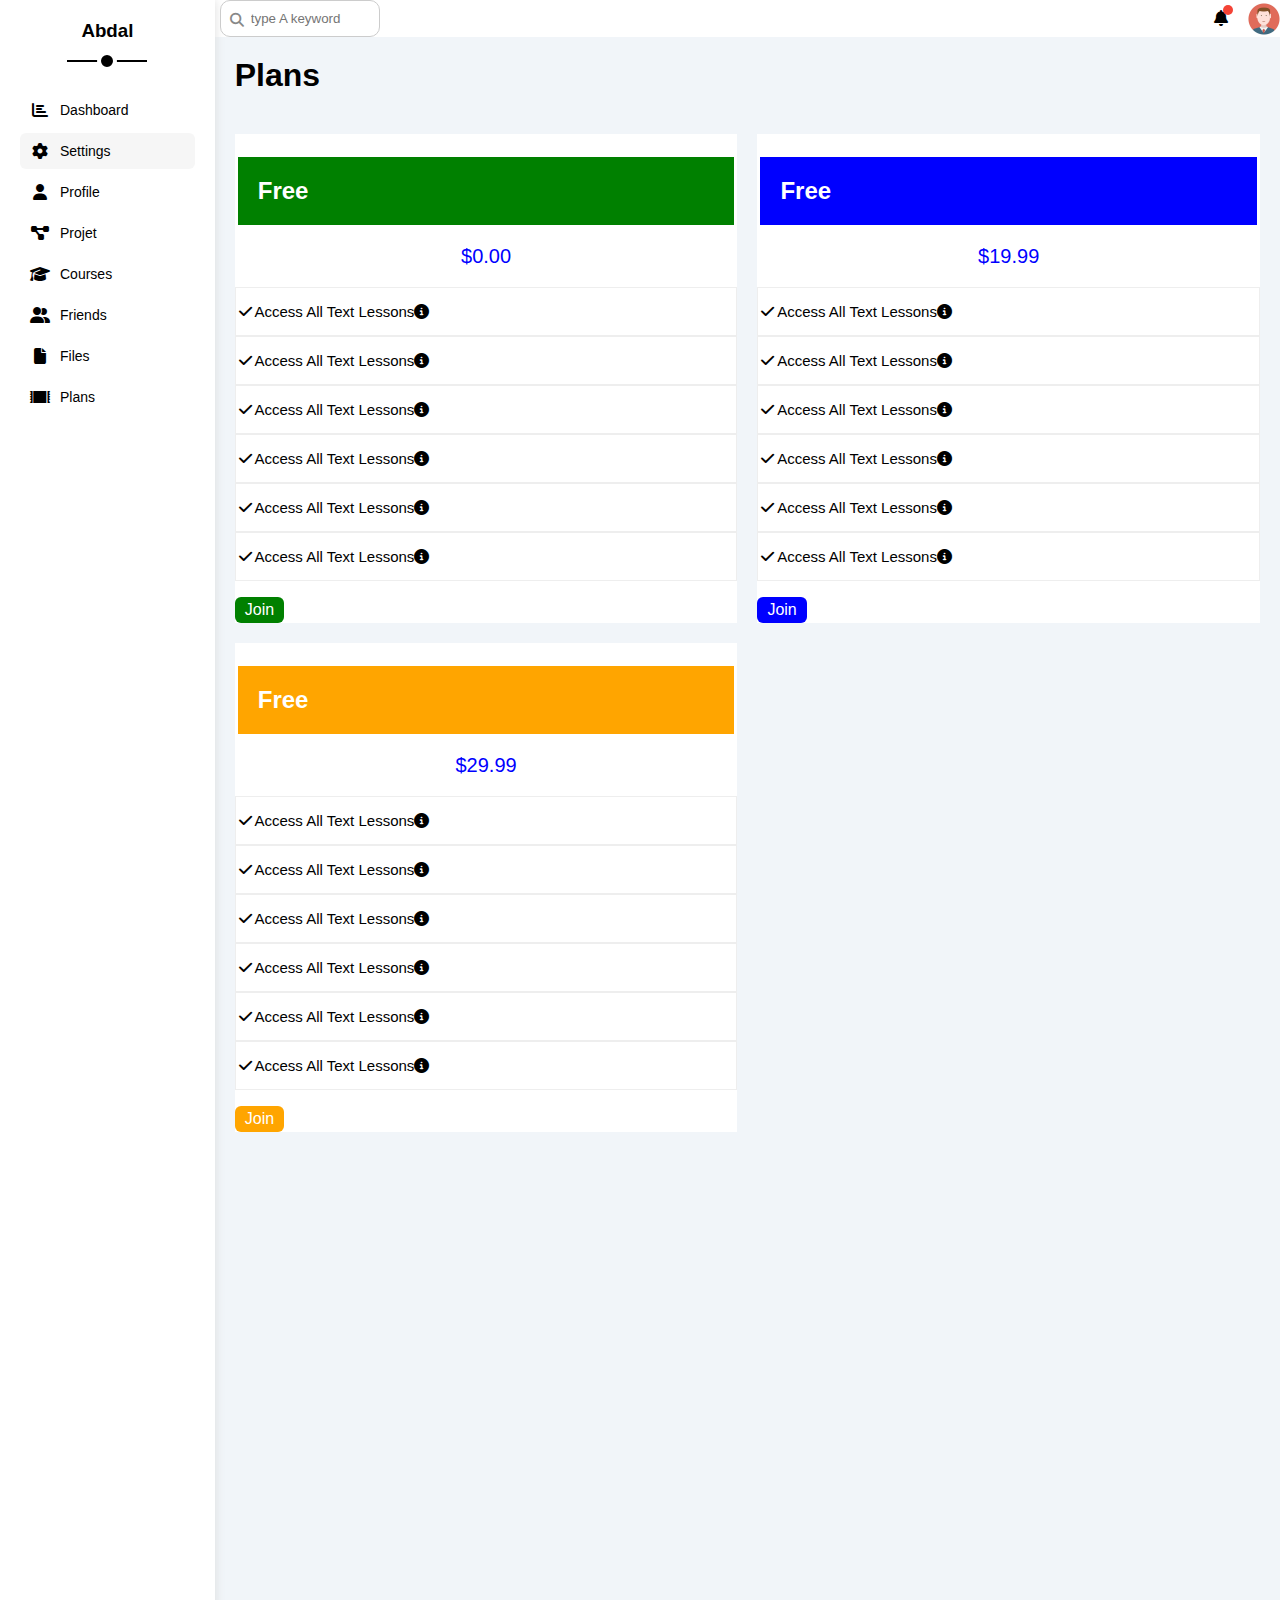
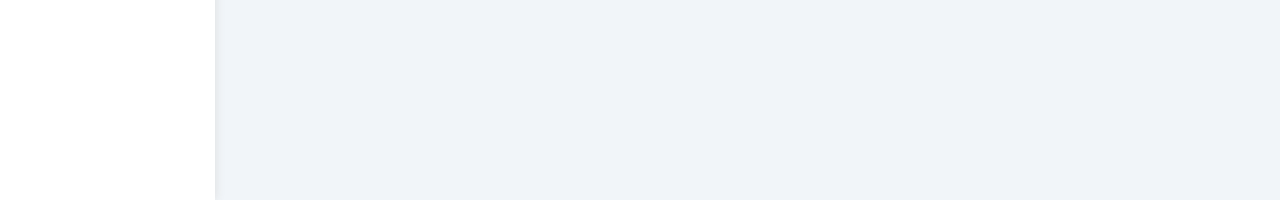
<file: plans.html>
<!DOCTYPE html>
<html lang="en">

<head>
    <meta charset="UTF-8">
    <meta name="viewport" content="width=device-width, initial-scale=1.0">
    <title>Plans</title>
    <link rel="stylesheet" href="css/bdf1.css">
    <link rel="stylesheet" href="css/bdf3.css">
    <link rel="stylesheet" href="css/bdf2.css">
    <link rel="stylesheet" href="https://cdnjs.cloudflare.com/ajax/libs/font-awesome/6.6.0/css/all.min.css">
</head>

<body>
    <div class="page d-flex">
        <div class="sidebar bg-white p-20 p-relative">
            <h3 class="p-relative txt-c mt-0">Abdal</h3>
            <ul>
                <li>
                    <a class=" d-flex align-center fs-14 c-black red-6 p-10" href="index.html">
                        <i class="fa-solid fa-chart-bar fa-fw"></i>
                        <span>Dashboard</span></a>
                </li>
                <li>
                    <a class="active d-flex align-center fs-14 c-black red-6 p-10" href="settings.html">
                        <i class="fa-solid fa-gear fa-fw"></i>
                        <span>Settings</span></a>
                </li>
                <li>
                    <a class="d-flex align-center fs-14 c-black red-6 p-10" href="profile.html">
                        <i class="fa-solid fa-user fa-fw"></i>
                        <span>Profile</span></a>
                </li>
                <li>
                    <a class=" d-flex align-center fs-14 c-black red-6 p-10" href="projet.html">
                        <i class="fa-solid fa-diagram-project fa-fw"></i>
                        <span>Projet

                        </span></a>
                </li>
                <li>
                    <a class="d-flex align-center fs-14 c-black red-6 p-10" href="courses.html">
                        <i class="fa-solid fa-graduation-cap fa-fw"></i>
                        <span>Courses</span></a>
                </li>
                <li>
                    <a class=" d-flex align-center fs-14 c-black red-6 p-10" href="firends.html">
                        <i class="fa-solid fa-user-group fa-fw"></i>
                        <span>Friends</span></a>
                </li>
                <li>
                    <a class=" d-flex align-center fs-14 c-black red-6 p-10" href="files.html">
                        <i class="fa-solid fa-file fa-fw"></i>
                        <span>Files</span></a>
                </li>
                <li>
                    <a class=" d-flex align-center fs-14 c-black red-6 p-10" href="plans.html">
                        <i class="fa-solid fa-rug"></i>
                        <span>Plans</span></a>
                </li>


            </ul>
        </div>

        <div class="content w-full">
            <div class="head bg-white p-15 width-100 between-flex">
                <div class="search p-relative ">
                    <input class="p-10 between-flex" type="search" placeholder="type A keyword ">
                </div>
                <div class="icons d-flex align-center  ">
                    <span class="notification p-relative">
                        <i class="fa-solid fa-bell"></i>
                    </span>
                    <img class="w-full" src="./1.jpg" alt="">

                </div>
            </div>
            <h1 class="p-relative">Plans</h1>
            <div class="plans-page d-grid m-20 gap-20 ">
              <div class="plan green  bg-white ">
                <div class="top">
                    <h2 class="m-0 c-white bg-green p-20 align-center">Free</h2>
                    <div class="price c-blue"><span>$</span>0.00</div>
                </div>
                <ul class="m-0">
                    <li>
                        <i class="fa-solid fa-check fa-fw yes"></i>
                        <span>Access All Text Lessons</span>
                        <i class="fa-solid fa-circle-info help"></i>
                    </li>
                    <li>
                        <i class="fa-solid fa-check fa-fw yes"></i>
                        <span>Access All Text Lessons</span>
                        <i class="fa-solid fa-circle-info help"></i>
                    </li>
                    <li>
                        <i class="fa-solid fa-check fa-fw yes"></i>
                        <span>Access All Text Lessons</span>
                        <i class="fa-solid fa-circle-info help"></i>
                    </li>
                    <li>
                        <i class="fa-solid fa-check fa-fw yes"></i>
                        <span>Access All Text Lessons</span>
                        <i class="fa-solid fa-circle-info help"></i>
                    </li>
                    <li>
                        <i class="fa-solid fa-check fa-fw yes"></i>
                        <span>Access All Text Lessons</span>
                        <i class="fa-solid fa-circle-info help"></i>
                    </li>
                    <li>
                        <i class="fa-solid fa-check fa-fw yes"></i>
                        <span>Access All Text Lessons</span>
                        <i class="fa-solid fa-circle-info help"></i>
                    </li>
                </ul>
                <a href="#" class="btn-shape bg-green c-white d-block w-fit">Join</a>
              </div>
              <div class="plan blue  bg-white ">
                <div class="top">
                    <h2 class="m-0 c-white bg-blue p-20 align-center">Free</h2>
                    <div class="price c-blue"><span>$</span>19.99</div>
                </div>
                <ul class="m-0">
                    <li>
                        <i class="fa-solid fa-check fa-fw yes"></i>
                        <span>Access All Text Lessons</span>
                        <i class="fa-solid fa-circle-info help"></i>
                    </li>
                    <li>
                        <i class="fa-solid fa-check fa-fw yes"></i>
                        <span>Access All Text Lessons</span>
                        <i class="fa-solid fa-circle-info help"></i>
                    </li>
                    <li>
                        <i class="fa-solid fa-check fa-fw yes"></i>
                        <span>Access All Text Lessons</span>
                        <i class="fa-solid fa-circle-info help"></i>
                    </li>
                    <li>
                        <i class="fa-solid fa-check fa-fw yes"></i>
                        <span>Access All Text Lessons</span>
                        <i class="fa-solid fa-circle-info help"></i>
                    </li>
                    <li>
                        <i class="fa-solid fa-check fa-fw yes"></i>
                        <span>Access All Text Lessons</span>
                        <i class="fa-solid fa-circle-info help"></i>
                    </li>
                    <li>
                        <i class="fa-solid fa-check fa-fw yes"></i>
                        <span>Access All Text Lessons</span>
                        <i class="fa-solid fa-circle-info help"></i>
                    </li>
                </ul>
                <a href="#" class="btn-shape bg-blue c-white d-block w-fit">Join</a>
              </div>
              <div class="plan green  bg-white ">
                <div class="top">
                    <h2 class="m-0 c-white bg-orange p-20 align-center">Free</h2>
                    <div class="price c-blue"><span>$</span>29.99</div>
                </div>
                <ul class="m-0">
                    <li>
                        <i class="fa-solid fa-check fa-fw yes"></i>
                        <span>Access All Text Lessons</span>
                        <i class="fa-solid fa-circle-info help"></i>
                    </li>
                    <li>
                        <i class="fa-solid fa-check fa-fw yes"></i>
                        <span>Access All Text Lessons</span>
                        <i class="fa-solid fa-circle-info help"></i>
                    </li>
                    <li>
                        <i class="fa-solid fa-check fa-fw yes"></i>
                        <span>Access All Text Lessons</span>
                        <i class="fa-solid fa-circle-info help"></i>
                    </li>
                    <li>
                        <i class="fa-solid fa-check fa-fw yes"></i>
                        <span>Access All Text Lessons</span>
                        <i class="fa-solid fa-circle-info help"></i>
                    </li>
                    <li>
                        <i class="fa-solid fa-check fa-fw yes"></i>
                        <span>Access All Text Lessons</span>
                        <i class="fa-solid fa-circle-info help"></i>
                    </li>
                    <li>
                        <i class="fa-solid fa-check fa-fw yes"></i>
                        <span>Access All Text Lessons</span>
                        <i class="fa-solid fa-circle-info help"></i>
                    </li>
                </ul>
                <a href="#" class="btn-shape bg-orange c-white d-block w-fit">Join</a>
              </div>
            </div>
        </div>
    </div>
</body>

</html>
</file>
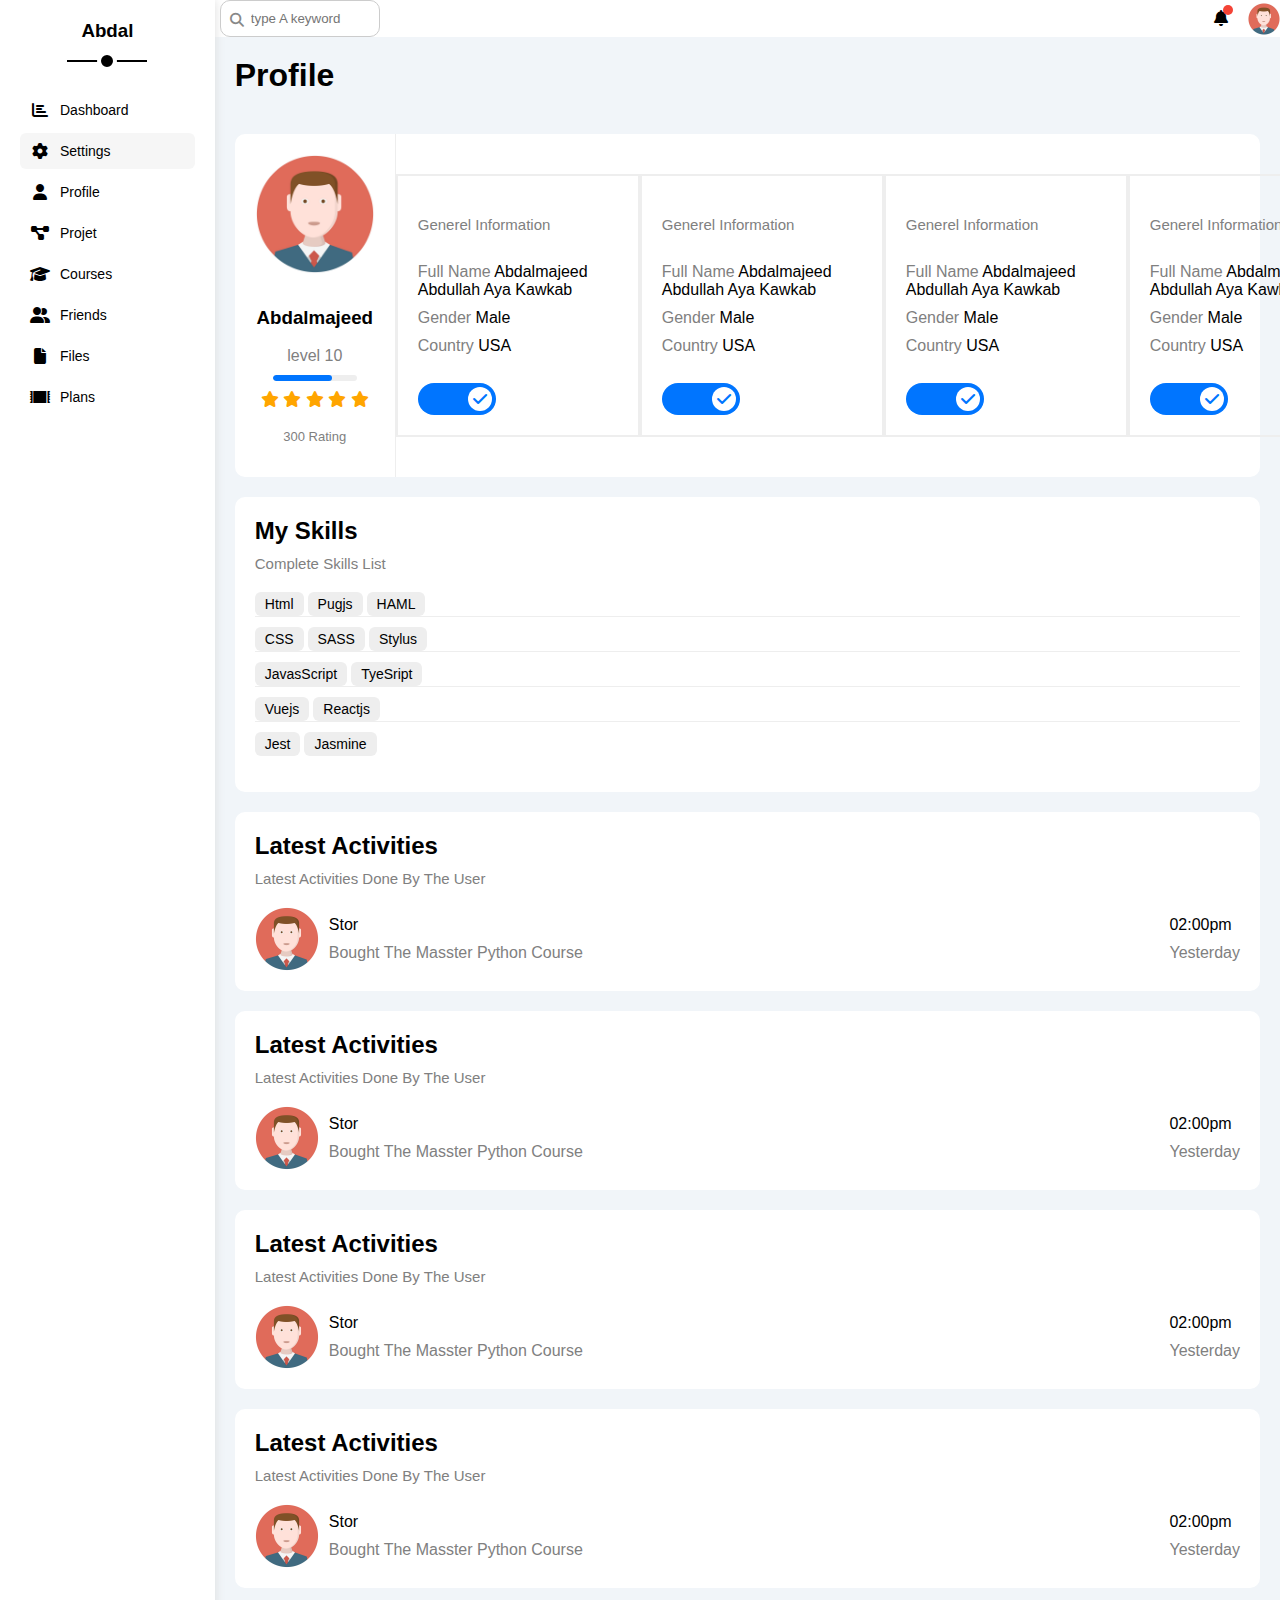
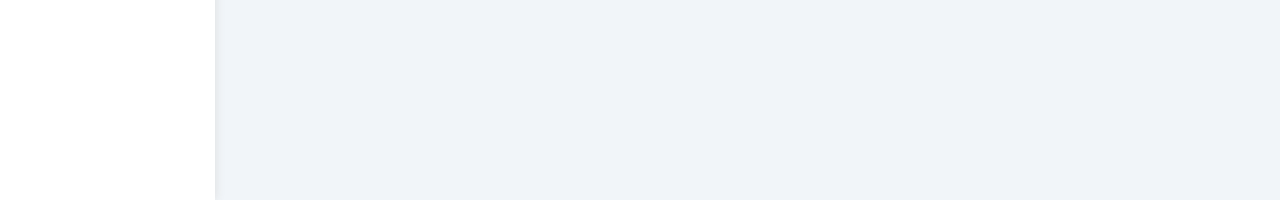
<file: profile.html>
<!DOCTYPE html>
<html lang="en">

<head>
    <meta charset="UTF-8">
    <meta name="viewport" content="width=device-width, initial-scale=1.0">
    <title>Profile</title>
    <link rel="stylesheet" href="css/bdf1.css">
    <link rel="stylesheet" href="css/bdf3.css">
    <link rel="stylesheet" href="css/bdf2.css">
    <link rel="stylesheet" href="https://cdnjs.cloudflare.com/ajax/libs/font-awesome/6.6.0/css/all.min.css">
</head>

<body>
    <div class="page d-flex">
        <div class="sidebar bg-white p-20 p-relative">
            <h3 class="p-relative txt-c mt-0">Abdal</h3>
            <ul>
                <li>
                    <a class=" d-flex align-center fs-14 c-black red-6 p-10" href="index.html">
                        <i class="fa-solid fa-chart-bar fa-fw"></i>
                        <span>Dashboard</span></a>
                </li>
                <li>
                    <a class="active d-flex align-center fs-14 c-black red-6 p-10" href="settings.html">
                        <i class="fa-solid fa-gear fa-fw"></i>
                        <span>Settings</span></a>
                </li>
                <li>
                    <a class="d-flex align-center fs-14 c-black red-6 p-10" href="profile.html">
                        <i class="fa-solid fa-user fa-fw"></i>
                        <span>Profile</span></a>
                </li>
                <li>
                    <a class=" d-flex align-center fs-14 c-black red-6 p-10" href="projet.html">
                        <i class="fa-solid fa-diagram-project fa-fw"></i>
                        <span>Projet
                            
                        </span></a>
                </li>
                <li>
                    <a class="d-flex align-center fs-14 c-black red-6 p-10" href="courses.html">
                        <i class="fa-solid fa-graduation-cap fa-fw"></i>
                        <span>Courses</span></a>
                </li>
                <li>
                    <a class=" d-flex align-center fs-14 c-black red-6 p-10" href="firends.html">
                        <i class="fa-solid fa-user-group fa-fw"></i>
                        <span>Friends</span></a>
                </li>
                <li>
                    <a class=" d-flex align-center fs-14 c-black red-6 p-10" href="files.html">
                        <i class="fa-solid fa-file fa-fw"></i>
                        <span>Files</span></a>
                </li>
                <li>
                    <a class=" d-flex align-center fs-14 c-black red-6 p-10" href="plans.html">
                        <i class="fa-solid fa-rug"></i>
                        <span>Plans</span></a>
                </li>


            </ul>
        </div>

        <div class="content w-full">
            <div class="head bg-white p-15 width-100 between-flex">
                <div class="search p-relative ">
                    <input class="p-10 between-flex" type="search" placeholder="type A keyword ">
                </div>
                <div class="icons d-flex align-center  ">
                    <span class="notification p-relative">
                        <i class="fa-solid fa-bell"></i>
                    </span>
                    <img class="w-full" src="./1.jpg" alt="">

                </div>
            </div>
            <h1 class="p-relative">Profile</h1>
            <div class="profile-page m-20">
                <div class="overview bg-white red-10 d-flex align-center">
                    <div class="avatar-box txt-c p-20">
                        <img class="rad-half mb-10" src="./1.jpg" alt="">
                        <h3 class="m-0  ">Abdalmajeed</h3>
                        <p class="c-grey mb-10 ">level 10</p>
                        <div class="level red-6 bg-eee p-relative">
                            <span style="width: 70%;"></span>
                        </div>
                        <div class="rating mt-10 mb-20">
                            <i class="fa-solid fa-star c-orange"></i>
                            <i class="fa-solid fa-star c-orange"></i>
                            <i class="fa-solid fa-star c-orange"></i>
                            <i class="fa-solid fa-star c-orange"></i>
                            <i class="fa-solid fa-star c-orange"></i>
                        </div>
                        <p class="c-grey m-0 fs-13">300 Rating</p>
                    </div>
                    <div class="info-box">
                        <div class="box p-20 d-flex align-center">
                            <h4 class="c-grey fs-15 w-full">Generel Information</h4>
                            <div class="fs-14">
                                <span class="c-grey">Full Name</span>
                                <span>Abdalmajeed Abdullah Aya Kawkab</span>
                            </div>
                            <div class="fs-14">
                                <span class="c-grey">Gender</span>
                                <span>Male</span>
                            </div>
                            <div class="fs-14">
                                <span class="c-grey">Country</span>
                                <span>USA</span>
                            </div>
                            <div class="fs-14">
                                <label>
                                    <input class="toggle-checkbox " type="checkbox" checked>
                                    <div class="toggle-switch">

                                    </div>
                                </label>
                            </div>
                        </div>
                    </div>
                    <div class="info-box">
                        <div class="box p-20 d-flex align-center">
                            <h4 class="c-grey fs-15 w-full">Generel Information</h4>
                            <div class="fs-14">
                                <span class="c-grey">Full Name</span>
                                <span>Abdalmajeed Abdullah Aya Kawkab</span>
                            </div>
                            <div class="fs-14">
                                <span class="c-grey">Gender</span>
                                <span>Male</span>
                            </div>
                            <div class="fs-14">
                                <span class="c-grey">Country</span>
                                <span>USA</span>
                            </div>
                            <div class="fs-14">
                                <label>
                                    <input class="toggle-checkbox " type="checkbox" checked>
                                    <div class="toggle-switch">

                                    </div>
                                </label>
                            </div>
                        </div>
                    </div>
                    <div class="info-box">
                        <div class="box p-20 d-flex align-center">
                            <h4 class="c-grey fs-15 w-full">Generel Information</h4>
                            <div class="fs-14">
                                <span class="c-grey">Full Name</span>
                                <span>Abdalmajeed Abdullah Aya Kawkab</span>
                            </div>
                            <div class="fs-14">
                                <span class="c-grey">Gender</span>
                                <span>Male</span>
                            </div>
                            <div class="fs-14">
                                <span class="c-grey">Country</span>
                                <span>USA</span>
                            </div>
                            <div class="fs-14">
                                <label>
                                    <input class="toggle-checkbox " type="checkbox" checked>
                                    <div class="toggle-switch">

                                    </div>
                                </label>
                            </div>
                        </div>
                    </div>
                    <div class="info-box">
                        <div class="box p-20 d-flex align-center">
                            <h4 class="c-grey fs-15 w-full">Generel Information</h4>
                            <div class="fs-14">
                                <span class="c-grey">Full Name</span>
                                <span>Abdalmajeed Abdullah Aya Kawkab</span>
                            </div>
                            <div class="fs-14">
                                <span class="c-grey">Gender</span>
                                <span>Male</span>
                            </div>
                            <div class="fs-14">
                                <span class="c-grey">Country</span>
                                <span>USA</span>
                            </div>
                            <div class="fs-14">
                                <label>
                                    <input class="toggle-checkbox " type="checkbox" checked>
                                    <div class="toggle-switch">

                                    </div>
                                </label>
                            </div>
                        </div>
                    </div>
                </div>
                <div class="other-date d-flex gap-20">
                    <div class="skills-card p-20 bg-white red-10 mt-20">
                        <h2 class="mt-0 mb-10">My Skills</h2>
                        <p class="mt-0 mb-20 c-grey fs-15">Complete Skills List</p>
                        <ul class="m-0 txt-c-mobile ">
                            <li><span>Html</span><span>Pugjs</span><span>HAML</span></li>
                            <li><span>CSS</span><span>SASS</span><span>Stylus</span></li>
                            <li><span>JavasScript</span><span>TyeSript</span></li>
                            <li><span>Vuejs</span><span>Reactjs</span></li>
                            <li><span>Jest</span><span>Jasmine</span></li>
                        </ul>
                    </div>
                </div>
                <div class="activities p-20 bg-white red-10 mt-20">
                    <h2 class="mt-0 mb-10">Latest Activities</h2>
                    <p class="mt-0 mb-20 c-grey fs-15">Latest Activities Done By The User</p>
                    <div class="activity d-flex align-center txt-c-mobile">
                        <img src="./1.jpg" alt="">
                        <div class="info">
                            <span class="d-block mb-10">Stor</span>
                            <span class="c-grey">Bought The Masster Python Course</span>
                        </div>
                        <div class="date">
                            <span class="d-block mb-10">02:00pm</span>
                            <span class="c-grey">Yesterday</span>
                        </div>
                    </div>
                </div>
                <div class="activities p-20 bg-white red-10 mt-20">
                    <h2 class="mt-0 mb-10">Latest Activities</h2>
                    <p class="mt-0 mb-20 c-grey fs-15">Latest Activities Done By The User</p>
                    <div class="activity d-flex align-center txt-c-mobile">
                        <img src="./1.jpg" alt="">
                        <div class="info">
                            <span class="d-block mb-10">Stor</span>
                            <span class="c-grey">Bought The Masster Python Course</span>
                        </div>
                        <div class="date">
                            <span class="d-block mb-10">02:00pm</span>
                            <span class="c-grey">Yesterday</span>
                        </div>
                    </div>
                </div>
                <div class="activities p-20 bg-white red-10 mt-20">
                    <h2 class="mt-0 mb-10">Latest Activities</h2>
                    <p class="mt-0 mb-20 c-grey fs-15">Latest Activities Done By The User</p>
                    <div class="activity d-flex align-center txt-c-mobile">
                        <img src="./1.jpg" alt="">
                        <div class="info">
                            <span class="d-block mb-10">Stor</span>
                            <span class="c-grey">Bought The Masster Python Course</span>
                        </div>
                        <div class="date">
                            <span class="d-block mb-10">02:00pm</span>
                            <span class="c-grey">Yesterday</span>
                        </div>
                    </div>
                </div>
                <div class="activities p-20 bg-white red-10 mt-20">
                    <h2 class="mt-0 mb-10">Latest Activities</h2>
                    <p class="mt-0 mb-20 c-grey fs-15">Latest Activities Done By The User</p>
                    <div class="activity d-flex align-center txt-c-mobile">
                        <img src="./1.jpg" alt="">
                        <div class="info">
                            <span class="d-block mb-10">Stor</span>
                            <span class="c-grey">Bought The Masster Python Course</span>
                        </div>
                        <div class="date">
                            <span class="d-block mb-10">02:00pm</span>
                            <span class="c-grey">Yesterday</span>
                        </div>
                    </div>
                </div>
            </div>
        </div>
    </div>
    </div>
    </div>
</body>

</html>
</file>
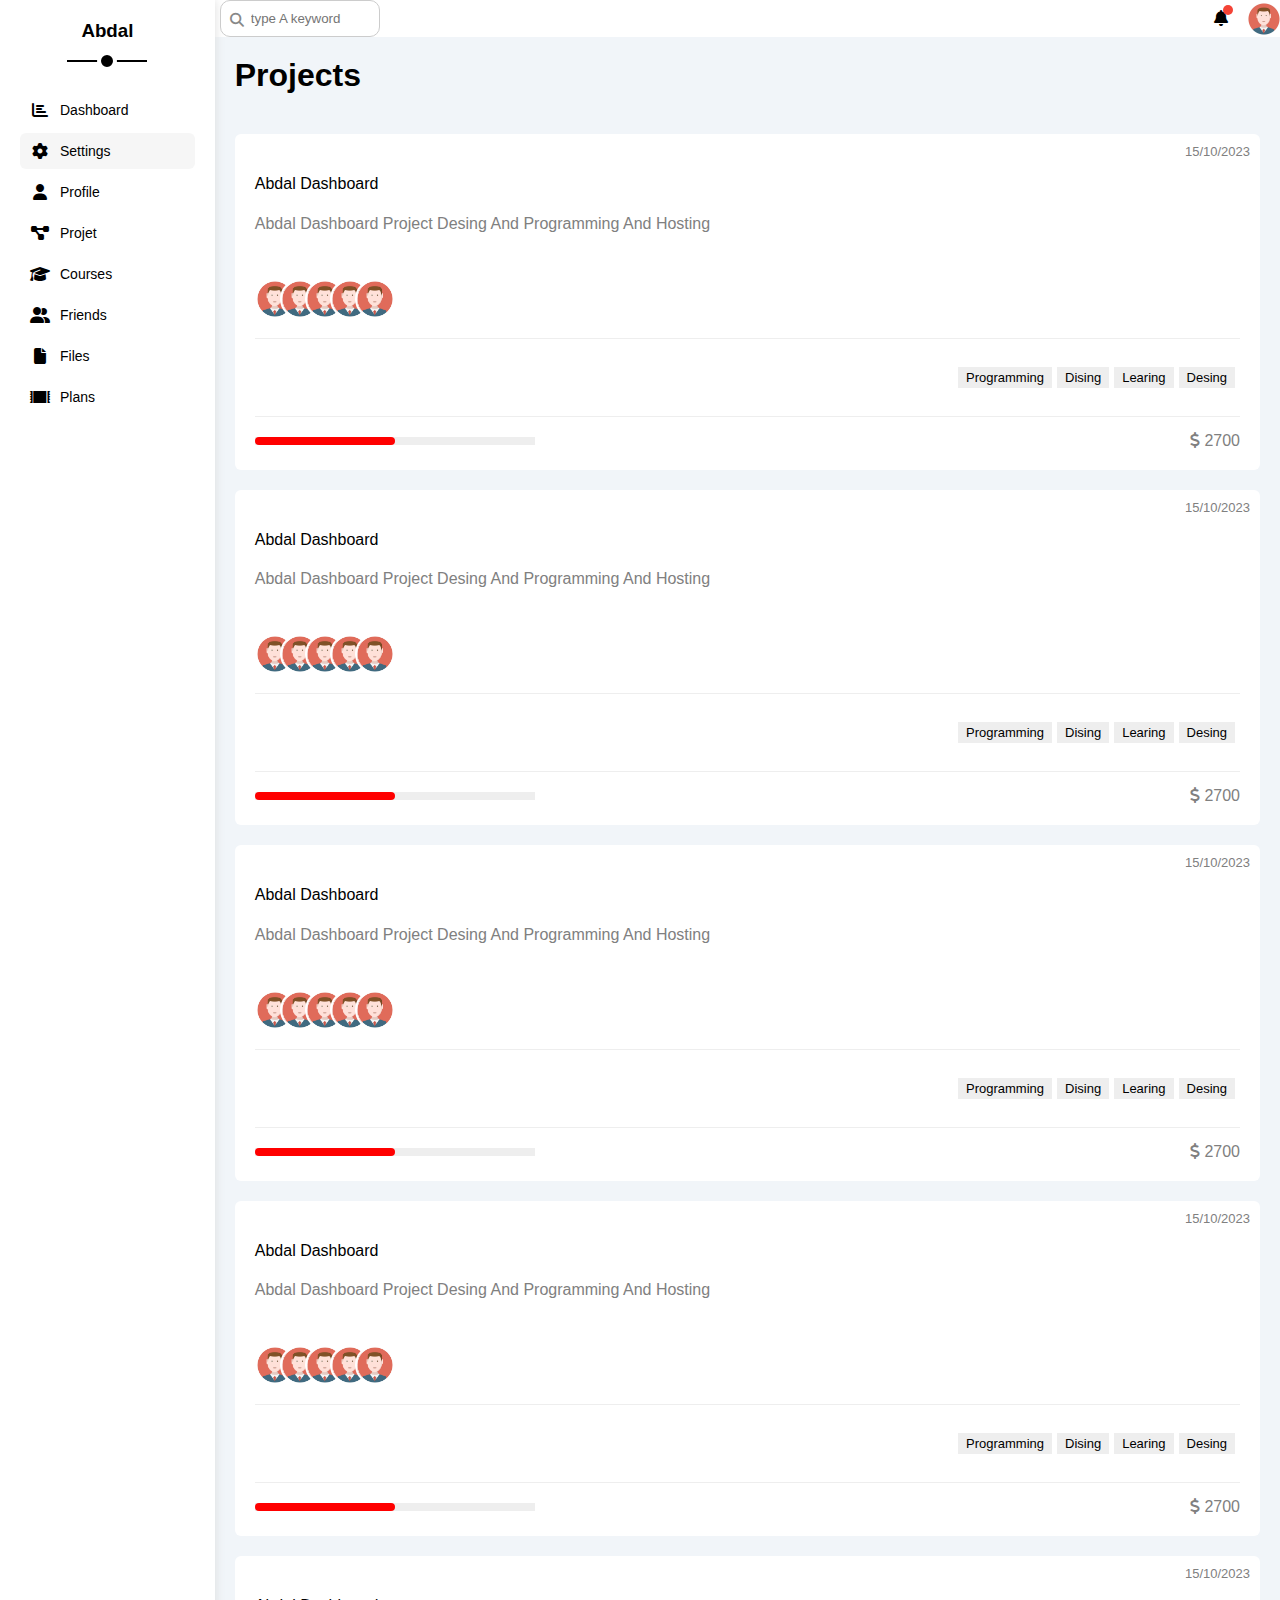
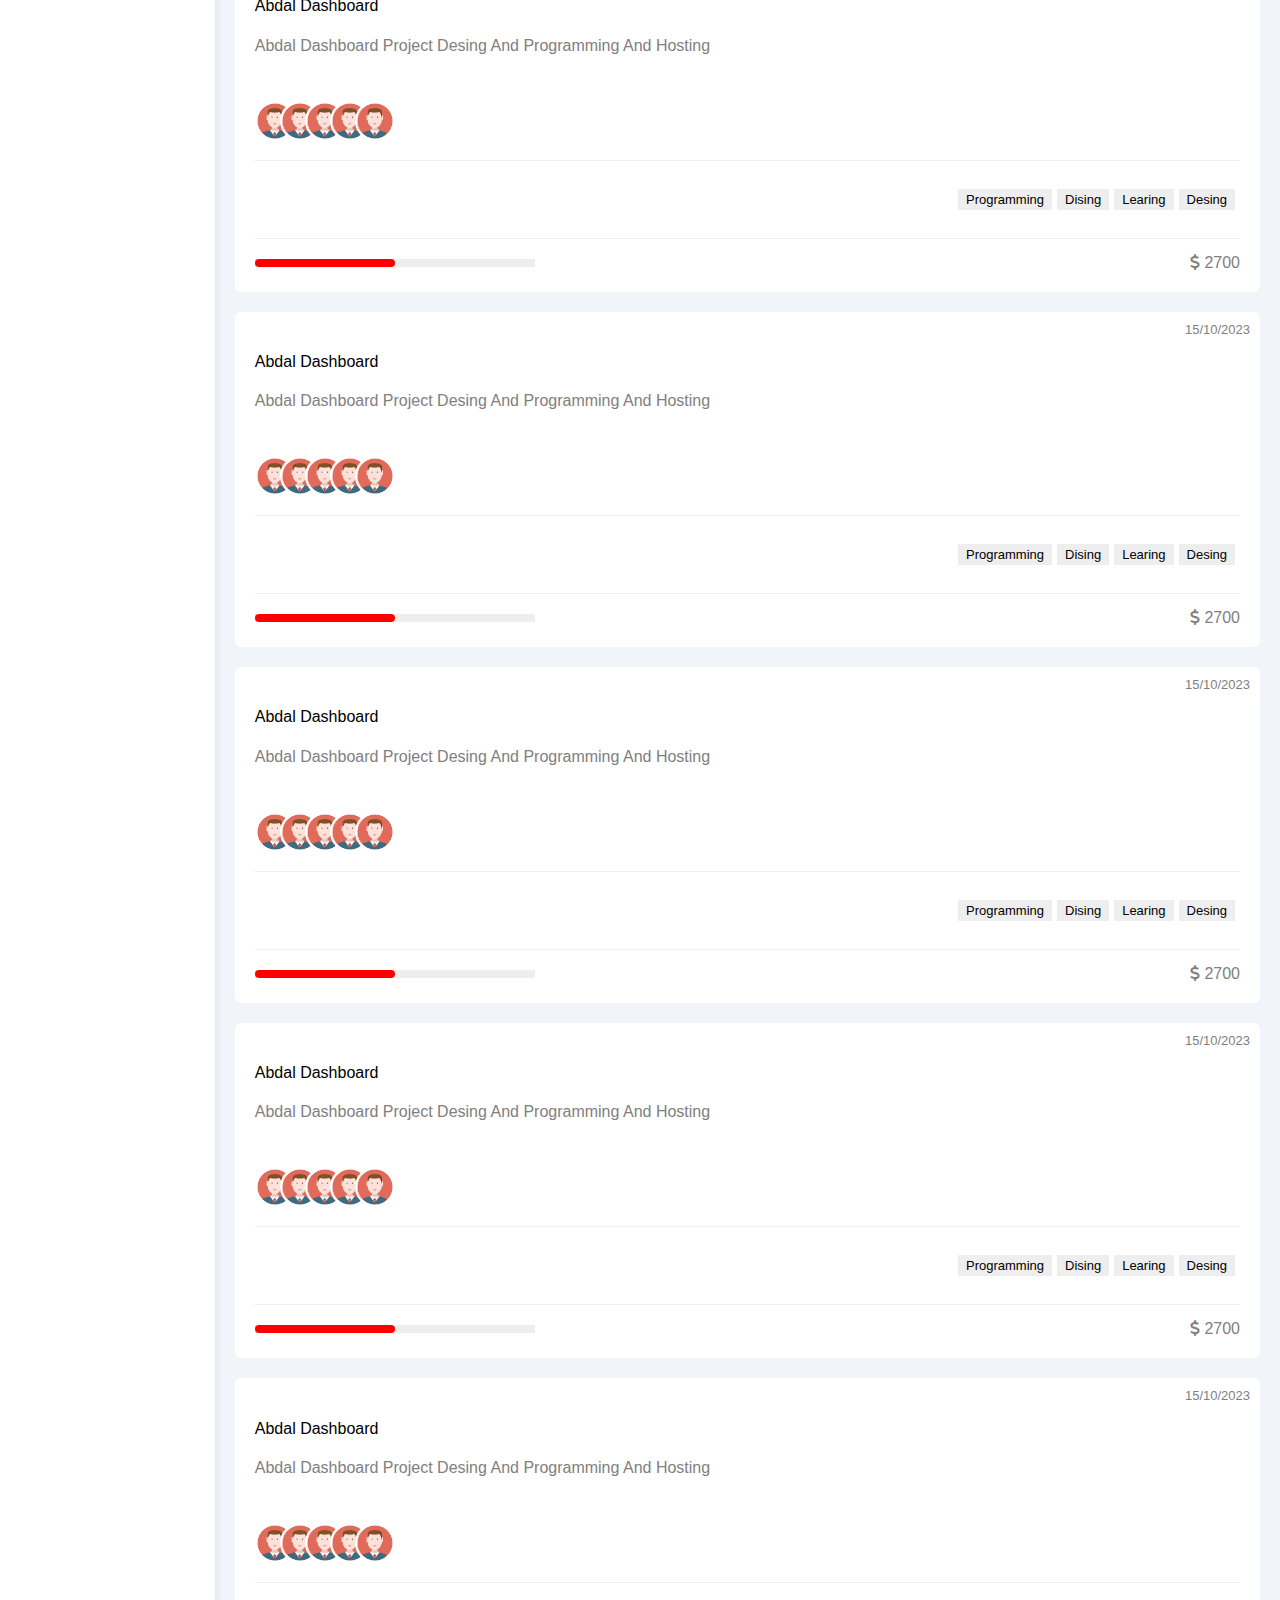
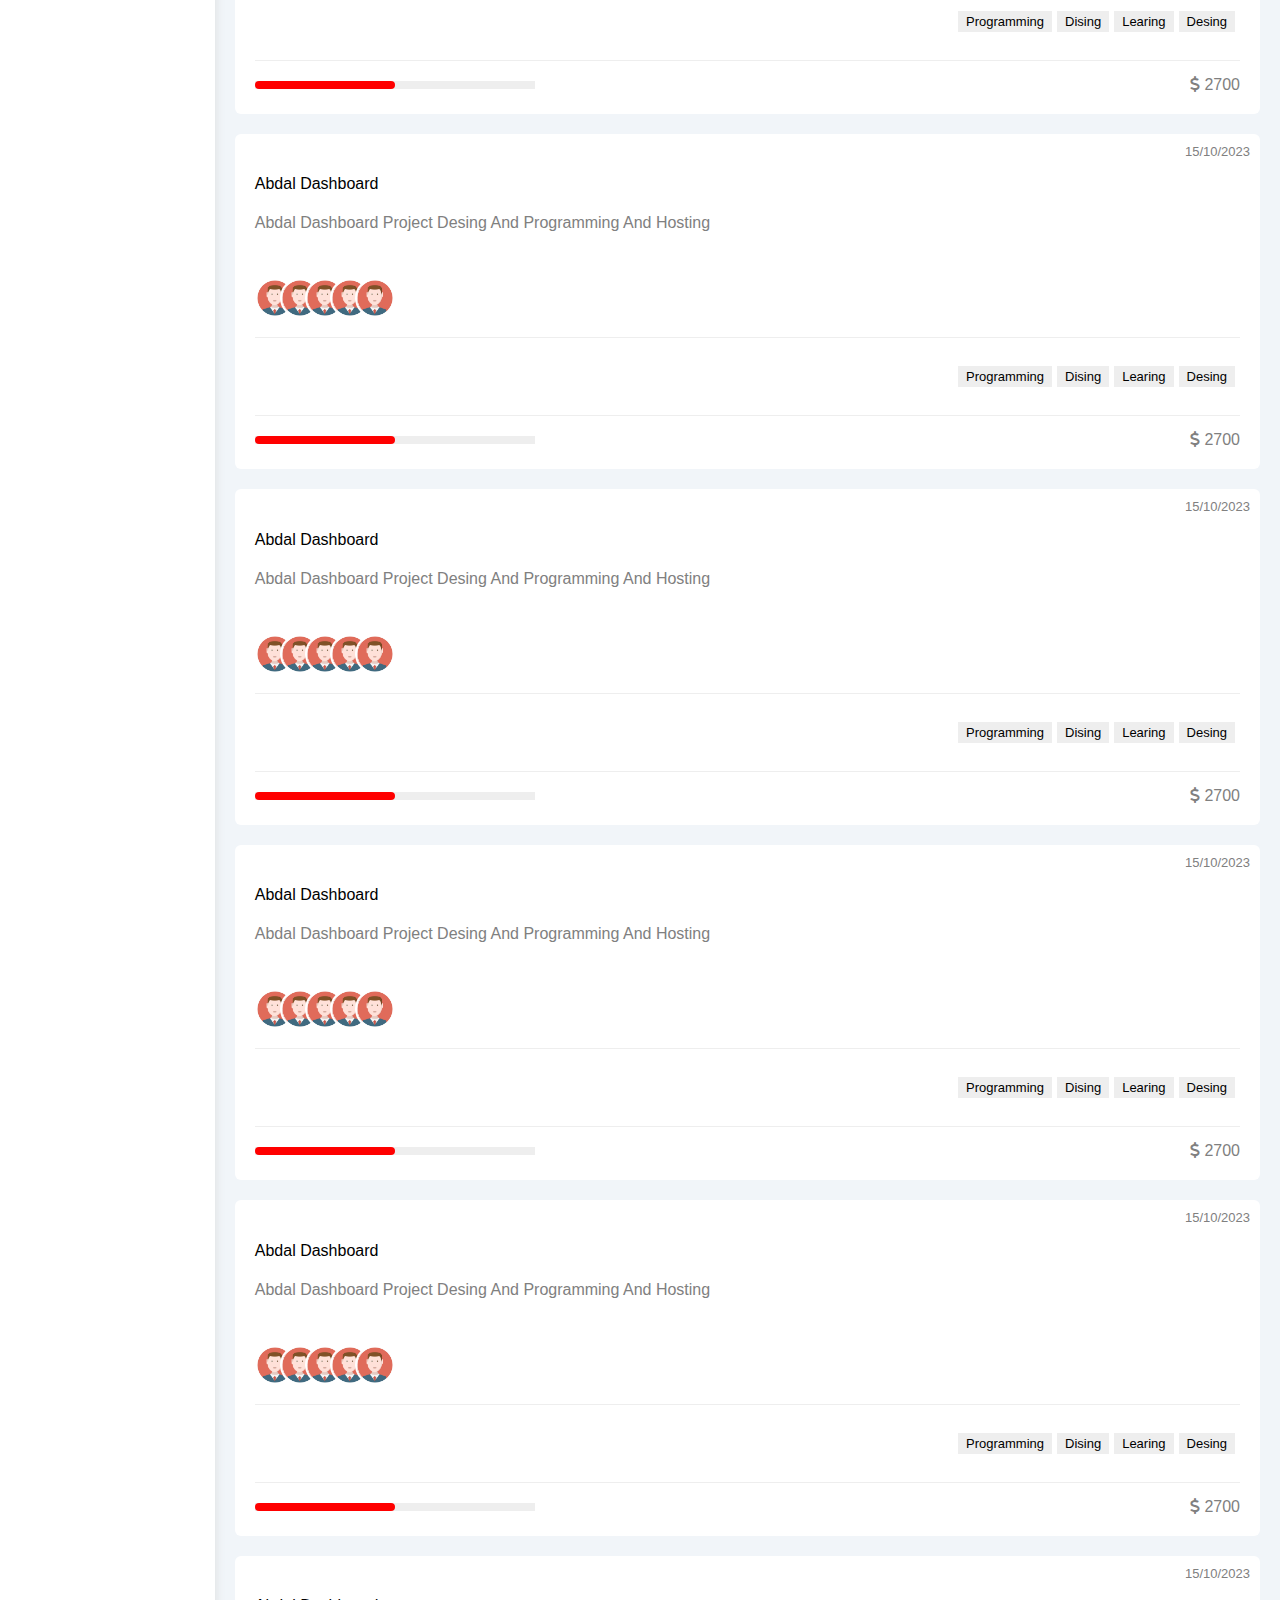
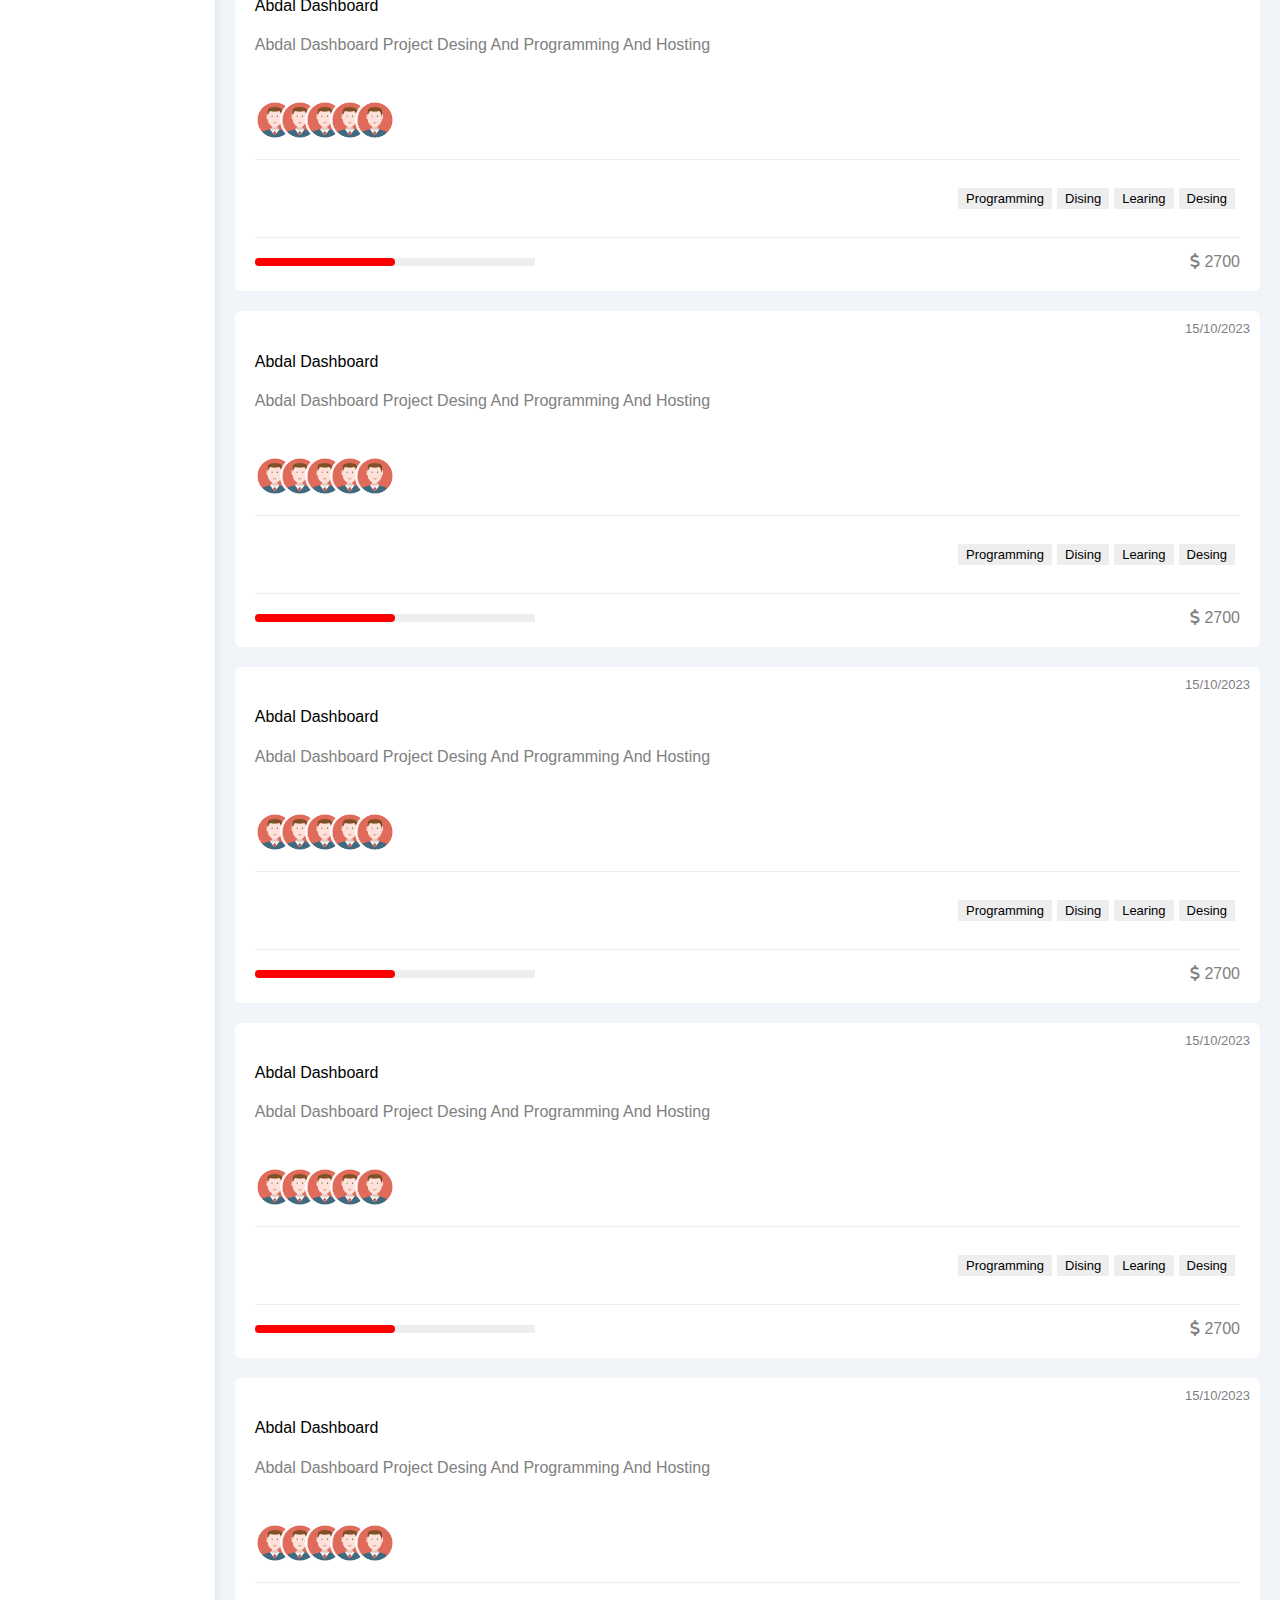
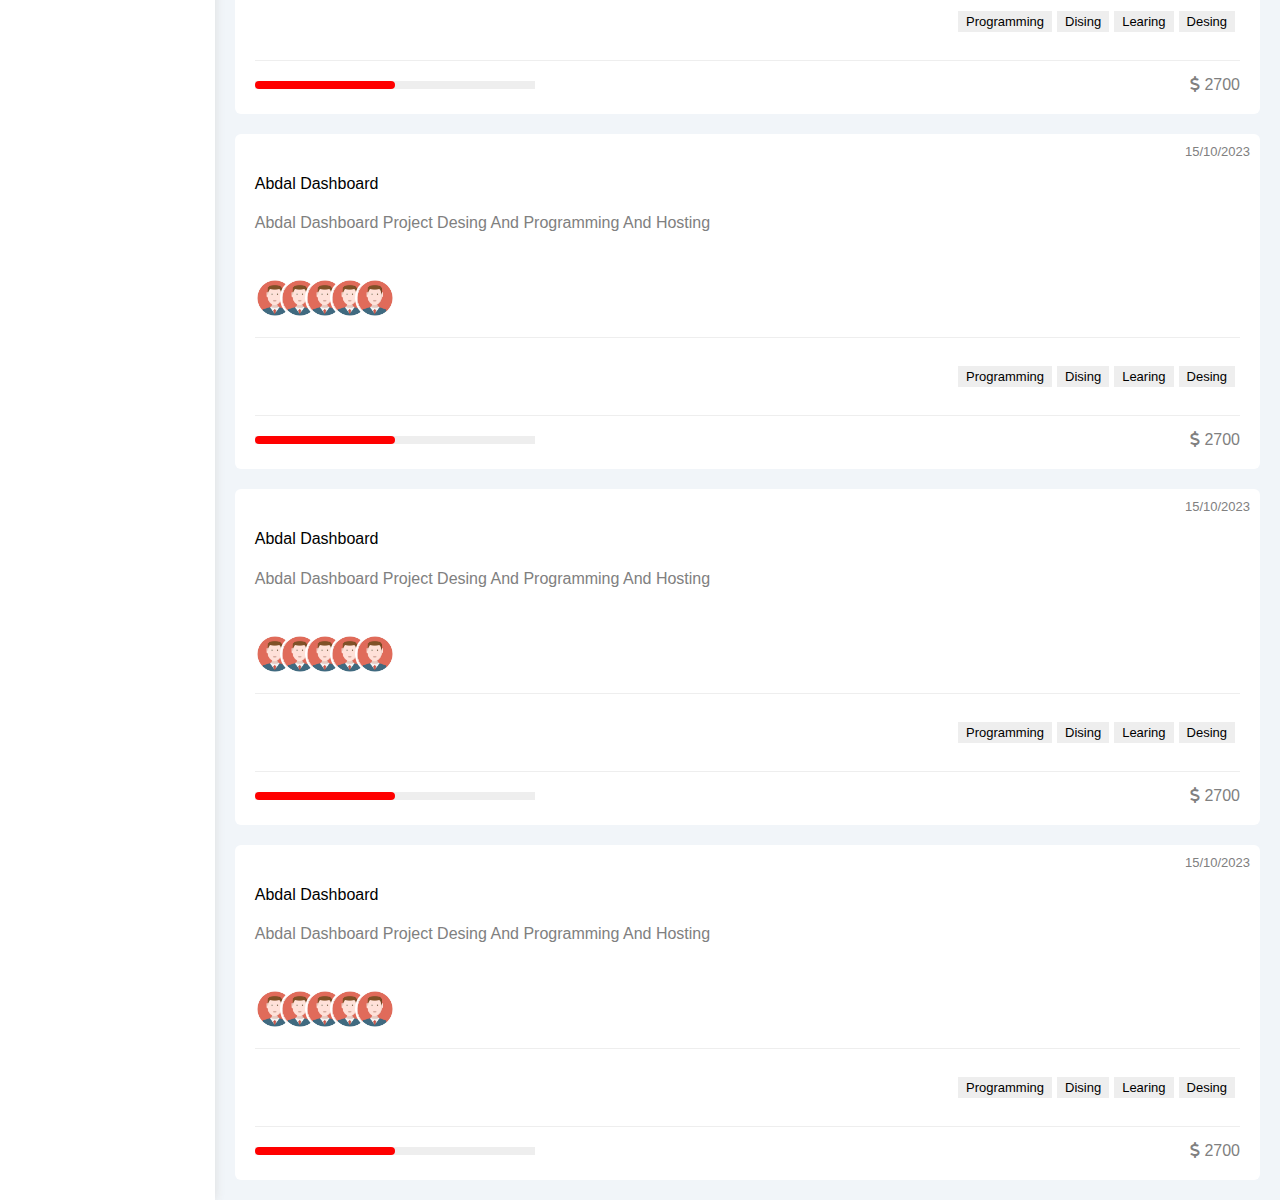
<file: projet.html>
<!DOCTYPE html>
<html lang="en">

<head>
    <meta charset="UTF-8">
    <meta name="viewport" content="width=device-width, initial-scale=1.0">
    <title>Projects</title>
    <link rel="stylesheet" href="css/bdf1.css">
    <link rel="stylesheet" href="css/bdf3.css">
    <link rel="stylesheet" href="css/bdf2.css">
    <link rel="stylesheet" href="https://cdnjs.cloudflare.com/ajax/libs/font-awesome/6.6.0/css/all.min.css">
</head>

<body>
    <div class="page d-flex">
        <div class="sidebar bg-white p-20 p-relative">
            <h3 class="p-relative txt-c mt-0">Abdal</h3>
            <ul>
                <li>
                    <a class=" d-flex align-center fs-14 c-black red-6 p-10" href="index.html">
                        <i class="fa-solid fa-chart-bar fa-fw"></i>
                        <span>Dashboard</span></a>
                </li>
                <li>
                    <a class="active d-flex align-center fs-14 c-black red-6 p-10" href="settings.html">
                        <i class="fa-solid fa-gear fa-fw"></i>
                        <span>Settings</span></a>
                </li>
                <li>
                    <a class="d-flex align-center fs-14 c-black red-6 p-10" href="profile.html">
                        <i class="fa-solid fa-user fa-fw"></i>
                        <span>Profile</span></a>
                </li>
                <li>
                    <a class=" d-flex align-center fs-14 c-black red-6 p-10" href="projet.html">
                        <i class="fa-solid fa-diagram-project fa-fw"></i>
                        <span>Projet

                        </span></a>
                </li>
                <li>
                    <a class="d-flex align-center fs-14 c-black red-6 p-10" href="courses.html">
                        <i class="fa-solid fa-graduation-cap fa-fw"></i>
                        <span>Courses</span></a>
                </li>
                <li>
                    <a class=" d-flex align-center fs-14 c-black red-6 p-10" href="firends.html">
                        <i class="fa-solid fa-user-group fa-fw"></i>
                        <span>Friends</span></a>
                </li>
                <li>
                    <a class=" d-flex align-center fs-14 c-black red-6 p-10" href="files.html">
                        <i class="fa-solid fa-file fa-fw"></i>
                        <span>Files</span></a>
                </li>
                <li>
                    <a class=" d-flex align-center fs-14 c-black red-6 p-10" href="plans.html">
                        <i class="fa-solid fa-rug"></i>
                        <span>Plans</span></a>
                </li>


            </ul>
        </div>

        <div class="content w-full">
            <div class="head bg-white p-15 width-100 between-flex">
                <div class="search p-relative ">
                    <input class="p-10 between-flex" type="search" placeholder="type A keyword ">
                </div>
                <div class="icons d-flex align-center  ">
                    <span class="notification p-relative">
                        <i class="fa-solid fa-bell"></i>
                    </span>
                    <img class="w-full" src="./1.jpg" alt="">

                </div>
            </div>
            <h1 class="p-relative">Projects</h1>
            <div class="projects-page d-grid m-20 gap-20 ">
              <div class="project bg-white p-20 red-6 p-relative">
                 <span class="date fs-13 c-grey">15/10/2023</span>
                 <h4 class="m-0">Abdal Dashboard</h4>
                 <p class="c-grey mt-10 mb-10 fs-14">Abdal Dashboard Project Desing And Programming And Hosting</p>
                <div class="team">
                    <a href="#"><img src="./1.jpg" alt=""></a>
                    <a href="#"><img src="./1.jpg" alt=""></a>
                    <a href="#"><img src="./1.jpg" alt=""></a>
                    <a href="#"><img src="./1.jpg" alt=""></a>
                    <a href="#"><img src="./1.jpg" alt=""></a>
                </div>
                <div class="do d-flex">
                 <p class="fs-13 rad-6 bg-eee">Programming</p>
                 <p class="fs-13 rad-6 bg-eee">Dising</p>
                 <p class="fs-13 rad-6 bg-eee">Learing</p>
                 <p class="fs-13 rad-6 bg-eee">Desing</p>
                </div>
                <div class="info between-flex">
                      <div class="prog bg-eee rad-6">
                          <span class="bg-red" style="width: 50%;"></span>
                      </div>
                      <div class="fs-14 c-grey">
                        <i class="fa-solid fa-dollar-sign"></i>
                        2700
                      </div>
                </div>
                </div>
            </div>
            <div class="projects-page d-grid m-20 gap-20 ">
                <div class="project bg-white p-20 red-6 p-relative">
                   <span class="date fs-13 c-grey">15/10/2023</span>
                   <h4 class="m-0">Abdal Dashboard</h4>
                   <p class="c-grey mt-10 mb-10 fs-14">Abdal Dashboard Project Desing And Programming And Hosting</p>
                  <div class="team">
                      <a href="#"><img src="./1.jpg" alt=""></a>
                      <a href="#"><img src="./1.jpg" alt=""></a>
                      <a href="#"><img src="./1.jpg" alt=""></a>
                      <a href="#"><img src="./1.jpg" alt=""></a>
                      <a href="#"><img src="./1.jpg" alt=""></a>
                  </div>
                  <div class="do d-flex">
                   <p class="fs-13 rad-6 bg-eee">Programming</p>
                   <p class="fs-13 rad-6 bg-eee">Dising</p>
                   <p class="fs-13 rad-6 bg-eee">Learing</p>
                   <p class="fs-13 rad-6 bg-eee">Desing</p>
                  </div>
                  <div class="info between-flex">
                        <div class="prog bg-eee rad-6">
                            <span class="bg-red" style="width: 50%;"></span>
                        </div>
                        <div class="fs-14 c-grey">
                          <i class="fa-solid fa-dollar-sign"></i>
                          2700
                        </div>
                  </div>
                  </div>
              </div>
              <div class="projects-page d-grid m-20 gap-20 ">
                <div class="project bg-white p-20 red-6 p-relative">
                   <span class="date fs-13 c-grey">15/10/2023</span>
                   <h4 class="m-0">Abdal Dashboard</h4>
                   <p class="c-grey mt-10 mb-10 fs-14">Abdal Dashboard Project Desing And Programming And Hosting</p>
                  <div class="team">
                      <a href="#"><img src="./1.jpg" alt=""></a>
                      <a href="#"><img src="./1.jpg" alt=""></a>
                      <a href="#"><img src="./1.jpg" alt=""></a>
                      <a href="#"><img src="./1.jpg" alt=""></a>
                      <a href="#"><img src="./1.jpg" alt=""></a>
                  </div>
                  <div class="do d-flex">
                   <p class="fs-13 rad-6 bg-eee">Programming</p>
                   <p class="fs-13 rad-6 bg-eee">Dising</p>
                   <p class="fs-13 rad-6 bg-eee">Learing</p>
                   <p class="fs-13 rad-6 bg-eee">Desing</p>
                  </div>
                  <div class="info between-flex">
                        <div class="prog bg-eee rad-6">
                            <span class="bg-red" style="width: 50%;"></span>
                        </div>
                        <div class="fs-14 c-grey">
                          <i class="fa-solid fa-dollar-sign"></i>
                          2700
                        </div>
                  </div>
                  </div>
              </div>
              <div class="projects-page d-grid m-20 gap-20 ">
                <div class="project bg-white p-20 red-6 p-relative">
                   <span class="date fs-13 c-grey">15/10/2023</span>
                   <h4 class="m-0">Abdal Dashboard</h4>
                   <p class="c-grey mt-10 mb-10 fs-14">Abdal Dashboard Project Desing And Programming And Hosting</p>
                  <div class="team">
                      <a href="#"><img src="./1.jpg" alt=""></a>
                      <a href="#"><img src="./1.jpg" alt=""></a>
                      <a href="#"><img src="./1.jpg" alt=""></a>
                      <a href="#"><img src="./1.jpg" alt=""></a>
                      <a href="#"><img src="./1.jpg" alt=""></a>
                  </div>
                  <div class="do d-flex">
                   <p class="fs-13 rad-6 bg-eee">Programming</p>
                   <p class="fs-13 rad-6 bg-eee">Dising</p>
                   <p class="fs-13 rad-6 bg-eee">Learing</p>
                   <p class="fs-13 rad-6 bg-eee">Desing</p>
                  </div>
                  <div class="info between-flex">
                        <div class="prog bg-eee rad-6">
                            <span class="bg-red" style="width: 50%;"></span>
                        </div>
                        <div class="fs-14 c-grey">
                          <i class="fa-solid fa-dollar-sign"></i>
                          2700
                        </div>
                  </div>
                  </div>
              </div>
              <div class="projects-page d-grid m-20 gap-20 ">
                <div class="project bg-white p-20 red-6 p-relative">
                   <span class="date fs-13 c-grey">15/10/2023</span>
                   <h4 class="m-0">Abdal Dashboard</h4>
                   <p class="c-grey mt-10 mb-10 fs-14">Abdal Dashboard Project Desing And Programming And Hosting</p>
                  <div class="team">
                      <a href="#"><img src="./1.jpg" alt=""></a>
                      <a href="#"><img src="./1.jpg" alt=""></a>
                      <a href="#"><img src="./1.jpg" alt=""></a>
                      <a href="#"><img src="./1.jpg" alt=""></a>
                      <a href="#"><img src="./1.jpg" alt=""></a>
                  </div>
                  <div class="do d-flex">
                   <p class="fs-13 rad-6 bg-eee">Programming</p>
                   <p class="fs-13 rad-6 bg-eee">Dising</p>
                   <p class="fs-13 rad-6 bg-eee">Learing</p>
                   <p class="fs-13 rad-6 bg-eee">Desing</p>
                  </div>
                  <div class="info between-flex">
                        <div class="prog bg-eee rad-6">
                            <span class="bg-red" style="width: 50%;"></span>
                        </div>
                        <div class="fs-14 c-grey">
                          <i class="fa-solid fa-dollar-sign"></i>
                          2700
                        </div>
                  </div>
                  </div>
              </div>
              <div class="projects-page d-grid m-20 gap-20 ">
                <div class="project bg-white p-20 red-6 p-relative">
                   <span class="date fs-13 c-grey">15/10/2023</span>
                   <h4 class="m-0">Abdal Dashboard</h4>
                   <p class="c-grey mt-10 mb-10 fs-14">Abdal Dashboard Project Desing And Programming And Hosting</p>
                  <div class="team">
                      <a href="#"><img src="./1.jpg" alt=""></a>
                      <a href="#"><img src="./1.jpg" alt=""></a>
                      <a href="#"><img src="./1.jpg" alt=""></a>
                      <a href="#"><img src="./1.jpg" alt=""></a>
                      <a href="#"><img src="./1.jpg" alt=""></a>
                  </div>
                  <div class="do d-flex">
                   <p class="fs-13 rad-6 bg-eee">Programming</p>
                   <p class="fs-13 rad-6 bg-eee">Dising</p>
                   <p class="fs-13 rad-6 bg-eee">Learing</p>
                   <p class="fs-13 rad-6 bg-eee">Desing</p>
                  </div>
                  <div class="info between-flex">
                        <div class="prog bg-eee rad-6">
                            <span class="bg-red" style="width: 50%;"></span>
                        </div>
                        <div class="fs-14 c-grey">
                          <i class="fa-solid fa-dollar-sign"></i>
                          2700
                        </div>
                  </div>
                  </div>
              </div>
              <div class="projects-page d-grid m-20 gap-20 ">
                <div class="project bg-white p-20 red-6 p-relative">
                   <span class="date fs-13 c-grey">15/10/2023</span>
                   <h4 class="m-0">Abdal Dashboard</h4>
                   <p class="c-grey mt-10 mb-10 fs-14">Abdal Dashboard Project Desing And Programming And Hosting</p>
                  <div class="team">
                      <a href="#"><img src="./1.jpg" alt=""></a>
                      <a href="#"><img src="./1.jpg" alt=""></a>
                      <a href="#"><img src="./1.jpg" alt=""></a>
                      <a href="#"><img src="./1.jpg" alt=""></a>
                      <a href="#"><img src="./1.jpg" alt=""></a>
                  </div>
                  <div class="do d-flex">
                   <p class="fs-13 rad-6 bg-eee">Programming</p>
                   <p class="fs-13 rad-6 bg-eee">Dising</p>
                   <p class="fs-13 rad-6 bg-eee">Learing</p>
                   <p class="fs-13 rad-6 bg-eee">Desing</p>
                  </div>
                  <div class="info between-flex">
                        <div class="prog bg-eee rad-6">
                            <span class="bg-red" style="width: 50%;"></span>
                        </div>
                        <div class="fs-14 c-grey">
                          <i class="fa-solid fa-dollar-sign"></i>
                          2700
                        </div>
                  </div>
                  </div>
              </div>
              <div class="projects-page d-grid m-20 gap-20 ">
                <div class="project bg-white p-20 red-6 p-relative">
                   <span class="date fs-13 c-grey">15/10/2023</span>
                   <h4 class="m-0">Abdal Dashboard</h4>
                   <p class="c-grey mt-10 mb-10 fs-14">Abdal Dashboard Project Desing And Programming And Hosting</p>
                  <div class="team">
                      <a href="#"><img src="./1.jpg" alt=""></a>
                      <a href="#"><img src="./1.jpg" alt=""></a>
                      <a href="#"><img src="./1.jpg" alt=""></a>
                      <a href="#"><img src="./1.jpg" alt=""></a>
                      <a href="#"><img src="./1.jpg" alt=""></a>
                  </div>
                  <div class="do d-flex">
                   <p class="fs-13 rad-6 bg-eee">Programming</p>
                   <p class="fs-13 rad-6 bg-eee">Dising</p>
                   <p class="fs-13 rad-6 bg-eee">Learing</p>
                   <p class="fs-13 rad-6 bg-eee">Desing</p>
                  </div>
                  <div class="info between-flex">
                        <div class="prog bg-eee rad-6">
                            <span class="bg-red" style="width: 50%;"></span>
                        </div>
                        <div class="fs-14 c-grey">
                          <i class="fa-solid fa-dollar-sign"></i>
                          2700
                        </div>
                  </div>
                  </div>
              </div>
              <div class="projects-page d-grid m-20 gap-20 ">
                <div class="project bg-white p-20 red-6 p-relative">
                   <span class="date fs-13 c-grey">15/10/2023</span>
                   <h4 class="m-0">Abdal Dashboard</h4>
                   <p class="c-grey mt-10 mb-10 fs-14">Abdal Dashboard Project Desing And Programming And Hosting</p>
                  <div class="team">
                      <a href="#"><img src="./1.jpg" alt=""></a>
                      <a href="#"><img src="./1.jpg" alt=""></a>
                      <a href="#"><img src="./1.jpg" alt=""></a>
                      <a href="#"><img src="./1.jpg" alt=""></a>
                      <a href="#"><img src="./1.jpg" alt=""></a>
                  </div>
                  <div class="do d-flex">
                   <p class="fs-13 rad-6 bg-eee">Programming</p>
                   <p class="fs-13 rad-6 bg-eee">Dising</p>
                   <p class="fs-13 rad-6 bg-eee">Learing</p>
                   <p class="fs-13 rad-6 bg-eee">Desing</p>
                  </div>
                  <div class="info between-flex">
                        <div class="prog bg-eee rad-6">
                            <span class="bg-red" style="width: 50%;"></span>
                        </div>
                        <div class="fs-14 c-grey">
                          <i class="fa-solid fa-dollar-sign"></i>
                          2700
                        </div>
                  </div>
                  </div>
              </div>
              <div class="projects-page d-grid m-20 gap-20 ">
                <div class="project bg-white p-20 red-6 p-relative">
                   <span class="date fs-13 c-grey">15/10/2023</span>
                   <h4 class="m-0">Abdal Dashboard</h4>
                   <p class="c-grey mt-10 mb-10 fs-14">Abdal Dashboard Project Desing And Programming And Hosting</p>
                  <div class="team">
                      <a href="#"><img src="./1.jpg" alt=""></a>
                      <a href="#"><img src="./1.jpg" alt=""></a>
                      <a href="#"><img src="./1.jpg" alt=""></a>
                      <a href="#"><img src="./1.jpg" alt=""></a>
                      <a href="#"><img src="./1.jpg" alt=""></a>
                  </div>
                  <div class="do d-flex">
                   <p class="fs-13 rad-6 bg-eee">Programming</p>
                   <p class="fs-13 rad-6 bg-eee">Dising</p>
                   <p class="fs-13 rad-6 bg-eee">Learing</p>
                   <p class="fs-13 rad-6 bg-eee">Desing</p>
                  </div>
                  <div class="info between-flex">
                        <div class="prog bg-eee rad-6">
                            <span class="bg-red" style="width: 50%;"></span>
                        </div>
                        <div class="fs-14 c-grey">
                          <i class="fa-solid fa-dollar-sign"></i>
                          2700
                        </div>
                  </div>
                  </div>
              </div>
              <div class="projects-page d-grid m-20 gap-20 ">
                <div class="project bg-white p-20 red-6 p-relative">
                   <span class="date fs-13 c-grey">15/10/2023</span>
                   <h4 class="m-0">Abdal Dashboard</h4>
                   <p class="c-grey mt-10 mb-10 fs-14">Abdal Dashboard Project Desing And Programming And Hosting</p>
                  <div class="team">
                      <a href="#"><img src="./1.jpg" alt=""></a>
                      <a href="#"><img src="./1.jpg" alt=""></a>
                      <a href="#"><img src="./1.jpg" alt=""></a>
                      <a href="#"><img src="./1.jpg" alt=""></a>
                      <a href="#"><img src="./1.jpg" alt=""></a>
                  </div>
                  <div class="do d-flex">
                   <p class="fs-13 rad-6 bg-eee">Programming</p>
                   <p class="fs-13 rad-6 bg-eee">Dising</p>
                   <p class="fs-13 rad-6 bg-eee">Learing</p>
                   <p class="fs-13 rad-6 bg-eee">Desing</p>
                  </div>
                  <div class="info between-flex">
                        <div class="prog bg-eee rad-6">
                            <span class="bg-red" style="width: 50%;"></span>
                        </div>
                        <div class="fs-14 c-grey">
                          <i class="fa-solid fa-dollar-sign"></i>
                          2700
                        </div>
                  </div>
                  </div>
              </div>
              <div class="projects-page d-grid m-20 gap-20 ">
                <div class="project bg-white p-20 red-6 p-relative">
                   <span class="date fs-13 c-grey">15/10/2023</span>
                   <h4 class="m-0">Abdal Dashboard</h4>
                   <p class="c-grey mt-10 mb-10 fs-14">Abdal Dashboard Project Desing And Programming And Hosting</p>
                  <div class="team">
                      <a href="#"><img src="./1.jpg" alt=""></a>
                      <a href="#"><img src="./1.jpg" alt=""></a>
                      <a href="#"><img src="./1.jpg" alt=""></a>
                      <a href="#"><img src="./1.jpg" alt=""></a>
                      <a href="#"><img src="./1.jpg" alt=""></a>
                  </div>
                  <div class="do d-flex">
                   <p class="fs-13 rad-6 bg-eee">Programming</p>
                   <p class="fs-13 rad-6 bg-eee">Dising</p>
                   <p class="fs-13 rad-6 bg-eee">Learing</p>
                   <p class="fs-13 rad-6 bg-eee">Desing</p>
                  </div>
                  <div class="info between-flex">
                        <div class="prog bg-eee rad-6">
                            <span class="bg-red" style="width: 50%;"></span>
                        </div>
                        <div class="fs-14 c-grey">
                          <i class="fa-solid fa-dollar-sign"></i>
                          2700
                        </div>
                  </div>
                  </div>
              </div>
              <div class="projects-page d-grid m-20 gap-20 ">
                <div class="project bg-white p-20 red-6 p-relative">
                   <span class="date fs-13 c-grey">15/10/2023</span>
                   <h4 class="m-0">Abdal Dashboard</h4>
                   <p class="c-grey mt-10 mb-10 fs-14">Abdal Dashboard Project Desing And Programming And Hosting</p>
                  <div class="team">
                      <a href="#"><img src="./1.jpg" alt=""></a>
                      <a href="#"><img src="./1.jpg" alt=""></a>
                      <a href="#"><img src="./1.jpg" alt=""></a>
                      <a href="#"><img src="./1.jpg" alt=""></a>
                      <a href="#"><img src="./1.jpg" alt=""></a>
                  </div>
                  <div class="do d-flex">
                   <p class="fs-13 rad-6 bg-eee">Programming</p>
                   <p class="fs-13 rad-6 bg-eee">Dising</p>
                   <p class="fs-13 rad-6 bg-eee">Learing</p>
                   <p class="fs-13 rad-6 bg-eee">Desing</p>
                  </div>
                  <div class="info between-flex">
                        <div class="prog bg-eee rad-6">
                            <span class="bg-red" style="width: 50%;"></span>
                        </div>
                        <div class="fs-14 c-grey">
                          <i class="fa-solid fa-dollar-sign"></i>
                          2700
                        </div>
                  </div>
                  </div>
              </div>
              <div class="projects-page d-grid m-20 gap-20 ">
                <div class="project bg-white p-20 red-6 p-relative">
                   <span class="date fs-13 c-grey">15/10/2023</span>
                   <h4 class="m-0">Abdal Dashboard</h4>
                   <p class="c-grey mt-10 mb-10 fs-14">Abdal Dashboard Project Desing And Programming And Hosting</p>
                  <div class="team">
                      <a href="#"><img src="./1.jpg" alt=""></a>
                      <a href="#"><img src="./1.jpg" alt=""></a>
                      <a href="#"><img src="./1.jpg" alt=""></a>
                      <a href="#"><img src="./1.jpg" alt=""></a>
                      <a href="#"><img src="./1.jpg" alt=""></a>
                  </div>
                  <div class="do d-flex">
                   <p class="fs-13 rad-6 bg-eee">Programming</p>
                   <p class="fs-13 rad-6 bg-eee">Dising</p>
                   <p class="fs-13 rad-6 bg-eee">Learing</p>
                   <p class="fs-13 rad-6 bg-eee">Desing</p>
                  </div>
                  <div class="info between-flex">
                        <div class="prog bg-eee rad-6">
                            <span class="bg-red" style="width: 50%;"></span>
                        </div>
                        <div class="fs-14 c-grey">
                          <i class="fa-solid fa-dollar-sign"></i>
                          2700
                        </div>
                  </div>
                  </div>
              </div>
              <div class="projects-page d-grid m-20 gap-20 ">
                <div class="project bg-white p-20 red-6 p-relative">
                   <span class="date fs-13 c-grey">15/10/2023</span>
                   <h4 class="m-0">Abdal Dashboard</h4>
                   <p class="c-grey mt-10 mb-10 fs-14">Abdal Dashboard Project Desing And Programming And Hosting</p>
                  <div class="team">
                      <a href="#"><img src="./1.jpg" alt=""></a>
                      <a href="#"><img src="./1.jpg" alt=""></a>
                      <a href="#"><img src="./1.jpg" alt=""></a>
                      <a href="#"><img src="./1.jpg" alt=""></a>
                      <a href="#"><img src="./1.jpg" alt=""></a>
                  </div>
                  <div class="do d-flex">
                   <p class="fs-13 rad-6 bg-eee">Programming</p>
                   <p class="fs-13 rad-6 bg-eee">Dising</p>
                   <p class="fs-13 rad-6 bg-eee">Learing</p>
                   <p class="fs-13 rad-6 bg-eee">Desing</p>
                  </div>
                  <div class="info between-flex">
                        <div class="prog bg-eee rad-6">
                            <span class="bg-red" style="width: 50%;"></span>
                        </div>
                        <div class="fs-14 c-grey">
                          <i class="fa-solid fa-dollar-sign"></i>
                          2700
                        </div>
                  </div>
                  </div>
              </div>
              <div class="projects-page d-grid m-20 gap-20 ">
                <div class="project bg-white p-20 red-6 p-relative">
                   <span class="date fs-13 c-grey">15/10/2023</span>
                   <h4 class="m-0">Abdal Dashboard</h4>
                   <p class="c-grey mt-10 mb-10 fs-14">Abdal Dashboard Project Desing And Programming And Hosting</p>
                  <div class="team">
                      <a href="#"><img src="./1.jpg" alt=""></a>
                      <a href="#"><img src="./1.jpg" alt=""></a>
                      <a href="#"><img src="./1.jpg" alt=""></a>
                      <a href="#"><img src="./1.jpg" alt=""></a>
                      <a href="#"><img src="./1.jpg" alt=""></a>
                  </div>
                  <div class="do d-flex">
                   <p class="fs-13 rad-6 bg-eee">Programming</p>
                   <p class="fs-13 rad-6 bg-eee">Dising</p>
                   <p class="fs-13 rad-6 bg-eee">Learing</p>
                   <p class="fs-13 rad-6 bg-eee">Desing</p>
                  </div>
                  <div class="info between-flex">
                        <div class="prog bg-eee rad-6">
                            <span class="bg-red" style="width: 50%;"></span>
                        </div>
                        <div class="fs-14 c-grey">
                          <i class="fa-solid fa-dollar-sign"></i>
                          2700
                        </div>
                  </div>
                  </div>
              </div>
              <div class="projects-page d-grid m-20 gap-20 ">
                <div class="project bg-white p-20 red-6 p-relative">
                   <span class="date fs-13 c-grey">15/10/2023</span>
                   <h4 class="m-0">Abdal Dashboard</h4>
                   <p class="c-grey mt-10 mb-10 fs-14">Abdal Dashboard Project Desing And Programming And Hosting</p>
                  <div class="team">
                      <a href="#"><img src="./1.jpg" alt=""></a>
                      <a href="#"><img src="./1.jpg" alt=""></a>
                      <a href="#"><img src="./1.jpg" alt=""></a>
                      <a href="#"><img src="./1.jpg" alt=""></a>
                      <a href="#"><img src="./1.jpg" alt=""></a>
                  </div>
                  <div class="do d-flex">
                   <p class="fs-13 rad-6 bg-eee">Programming</p>
                   <p class="fs-13 rad-6 bg-eee">Dising</p>
                   <p class="fs-13 rad-6 bg-eee">Learing</p>
                   <p class="fs-13 rad-6 bg-eee">Desing</p>
                  </div>
                  <div class="info between-flex">
                        <div class="prog bg-eee rad-6">
                            <span class="bg-red" style="width: 50%;"></span>
                        </div>
                        <div class="fs-14 c-grey">
                          <i class="fa-solid fa-dollar-sign"></i>
                          2700
                        </div>
                  </div>
                  </div>
              </div>
              <div class="projects-page d-grid m-20 gap-20 ">
                <div class="project bg-white p-20 red-6 p-relative">
                   <span class="date fs-13 c-grey">15/10/2023</span>
                   <h4 class="m-0">Abdal Dashboard</h4>
                   <p class="c-grey mt-10 mb-10 fs-14">Abdal Dashboard Project Desing And Programming And Hosting</p>
                  <div class="team">
                      <a href="#"><img src="./1.jpg" alt=""></a>
                      <a href="#"><img src="./1.jpg" alt=""></a>
                      <a href="#"><img src="./1.jpg" alt=""></a>
                      <a href="#"><img src="./1.jpg" alt=""></a>
                      <a href="#"><img src="./1.jpg" alt=""></a>
                  </div>
                  <div class="do d-flex">
                   <p class="fs-13 rad-6 bg-eee">Programming</p>
                   <p class="fs-13 rad-6 bg-eee">Dising</p>
                   <p class="fs-13 rad-6 bg-eee">Learing</p>
                   <p class="fs-13 rad-6 bg-eee">Desing</p>
                  </div>
                  <div class="info between-flex">
                        <div class="prog bg-eee rad-6">
                            <span class="bg-red" style="width: 50%;"></span>
                        </div>
                        <div class="fs-14 c-grey">
                          <i class="fa-solid fa-dollar-sign"></i>
                          2700
                        </div>
                  </div>
                  </div>
              </div>
              <div class="projects-page d-grid m-20 gap-20 ">
                <div class="project bg-white p-20 red-6 p-relative">
                   <span class="date fs-13 c-grey">15/10/2023</span>
                   <h4 class="m-0">Abdal Dashboard</h4>
                   <p class="c-grey mt-10 mb-10 fs-14">Abdal Dashboard Project Desing And Programming And Hosting</p>
                  <div class="team">
                      <a href="#"><img src="./1.jpg" alt=""></a>
                      <a href="#"><img src="./1.jpg" alt=""></a>
                      <a href="#"><img src="./1.jpg" alt=""></a>
                      <a href="#"><img src="./1.jpg" alt=""></a>
                      <a href="#"><img src="./1.jpg" alt=""></a>
                  </div>
                  <div class="do d-flex">
                   <p class="fs-13 rad-6 bg-eee">Programming</p>
                   <p class="fs-13 rad-6 bg-eee">Dising</p>
                   <p class="fs-13 rad-6 bg-eee">Learing</p>
                   <p class="fs-13 rad-6 bg-eee">Desing</p>
                  </div>
                  <div class="info between-flex">
                        <div class="prog bg-eee rad-6">
                            <span class="bg-red" style="width: 50%;"></span>
                        </div>
                        <div class="fs-14 c-grey">
                          <i class="fa-solid fa-dollar-sign"></i>
                          2700
                        </div>
                  </div>
                  </div>
              </div>
              <div class="projects-page d-grid m-20 gap-20 ">
                <div class="project bg-white p-20 red-6 p-relative">
                   <span class="date fs-13 c-grey">15/10/2023</span>
                   <h4 class="m-0">Abdal Dashboard</h4>
                   <p class="c-grey mt-10 mb-10 fs-14">Abdal Dashboard Project Desing And Programming And Hosting</p>
                  <div class="team">
                      <a href="#"><img src="./1.jpg" alt=""></a>
                      <a href="#"><img src="./1.jpg" alt=""></a>
                      <a href="#"><img src="./1.jpg" alt=""></a>
                      <a href="#"><img src="./1.jpg" alt=""></a>
                      <a href="#"><img src="./1.jpg" alt=""></a>
                  </div>
                  <div class="do d-flex">
                   <p class="fs-13 rad-6 bg-eee">Programming</p>
                   <p class="fs-13 rad-6 bg-eee">Dising</p>
                   <p class="fs-13 rad-6 bg-eee">Learing</p>
                   <p class="fs-13 rad-6 bg-eee">Desing</p>
                  </div>
                  <div class="info between-flex">
                        <div class="prog bg-eee rad-6">
                            <span class="bg-red" style="width: 50%;"></span>
                        </div>
                        <div class="fs-14 c-grey">
                          <i class="fa-solid fa-dollar-sign"></i>
                          2700
                        </div>
                  </div>
                  </div>
              </div>
              <div class="projects-page d-grid m-20 gap-20 ">
                <div class="project bg-white p-20 red-6 p-relative">
                   <span class="date fs-13 c-grey">15/10/2023</span>
                   <h4 class="m-0">Abdal Dashboard</h4>
                   <p class="c-grey mt-10 mb-10 fs-14">Abdal Dashboard Project Desing And Programming And Hosting</p>
                  <div class="team">
                      <a href="#"><img src="./1.jpg" alt=""></a>
                      <a href="#"><img src="./1.jpg" alt=""></a>
                      <a href="#"><img src="./1.jpg" alt=""></a>
                      <a href="#"><img src="./1.jpg" alt=""></a>
                      <a href="#"><img src="./1.jpg" alt=""></a>
                  </div>
                  <div class="do d-flex">
                   <p class="fs-13 rad-6 bg-eee">Programming</p>
                   <p class="fs-13 rad-6 bg-eee">Dising</p>
                   <p class="fs-13 rad-6 bg-eee">Learing</p>
                   <p class="fs-13 rad-6 bg-eee">Desing</p>
                  </div>
                  <div class="info between-flex">
                        <div class="prog bg-eee rad-6">
                            <span class="bg-red" style="width: 50%;"></span>
                        </div>
                        <div class="fs-14 c-grey">
                          <i class="fa-solid fa-dollar-sign"></i>
                          2700
                        </div>
                  </div>
                  </div>
              </div>
        </div>
    </div>
</body>

</html>
</file>
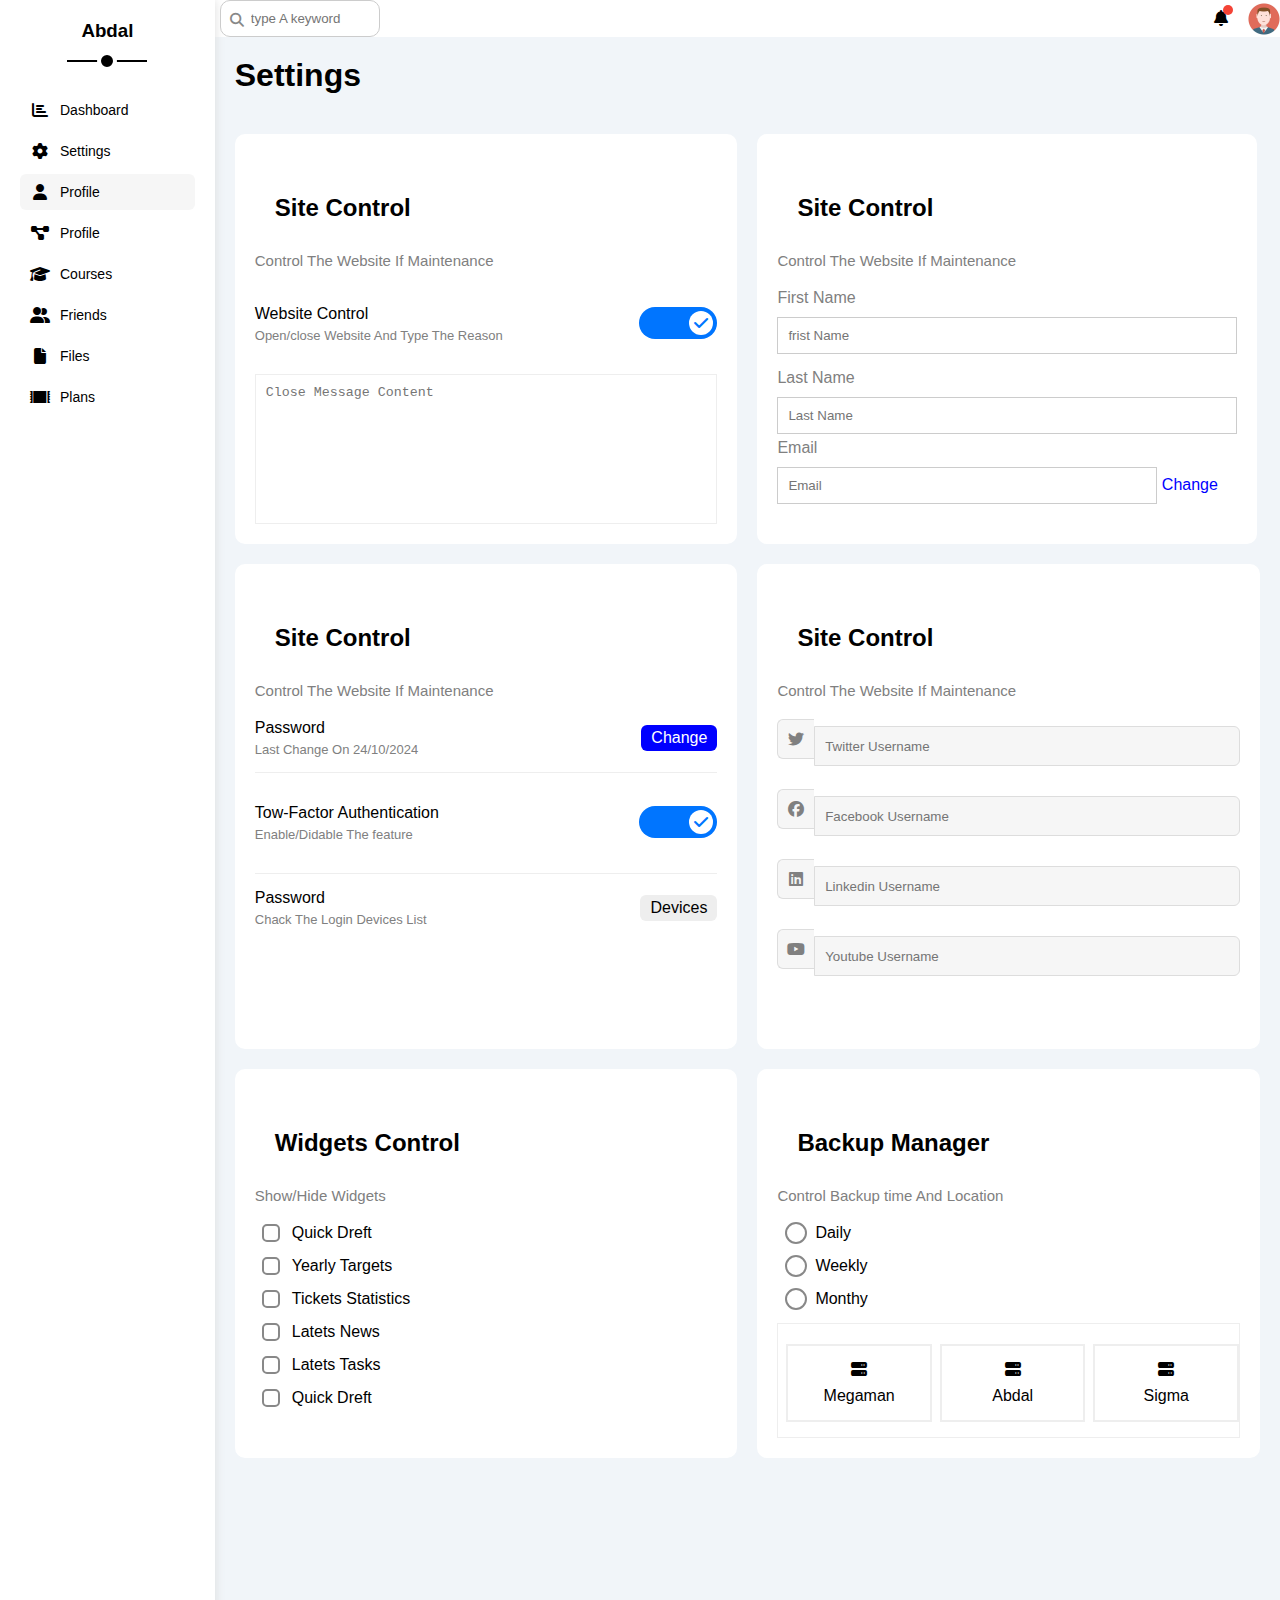
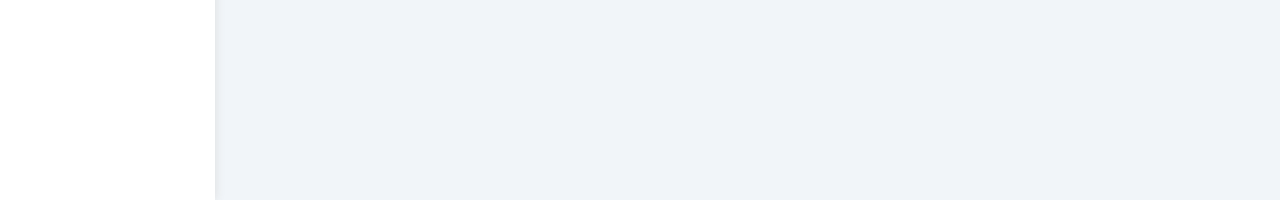
<file: settings.html>
<!DOCTYPE html>
<html lang="en">

<head>
    <meta charset="UTF-8">
    <meta name="viewport" content="width=device-width, initial-scale=1.0">
    <title>Settings</title>
    <link rel="stylesheet" href="css/bdf1.css">
    <link rel="stylesheet" href="css/bdf3.css">
    <link rel="stylesheet" href="css/bdf2.css">
    <link rel="stylesheet" href="https://cdnjs.cloudflare.com/ajax/libs/font-awesome/6.6.0/css/all.min.css">
</head>

<body>
    <div class="page d-flex">
        <div class="sidebar bg-white p-20 p-relative">
            <h3 class="p-relative txt-c mt-0">Abdal</h3>
            <ul>
                <li>
                    <a class=" d-flex align-center fs-14 c-black red-6 p-10" href="index.html">
                        <i class="fa-solid fa-chart-bar fa-fw"></i>
                        <span>Dashboard</span></a>
                </li>
                <li>
                    <a class=" d-flex align-center fs-14 c-black red-6 p-10" href="settings.html">
                        <i class="fa-solid fa-gear fa-fw"></i>
                        <span>Settings</span></a>
                </li>
                <li>
                    <a class="active d-flex align-center fs-14 c-black red-6 p-10" href="profile.html">
                        <i class="fa-solid fa-user fa-fw"></i>
                        <span>Profile</span></a>
                </li>
                <li>
                    <a class=" d-flex align-center fs-14 c-black red-6 p-10" href="profile.html">
                        <i class="fa-solid fa-diagram-project fa-fw"></i>
                        <span>Profile</span></a>
                </li>
                <li>
                    <a class="d-flex align-center fs-14 c-black red-6 p-10" href="courses.html">
                        <i class="fa-solid fa-graduation-cap fa-fw"></i>
                        <span>Courses</span></a>
                </li>
                <li>
                    <a class=" d-flex align-center fs-14 c-black red-6 p-10" href="firends.html">
                        <i class="fa-solid fa-user-group fa-fw"></i>
                        <span>Friends</span></a>
                </li>
                <li>
                    <a class=" d-flex align-center fs-14 c-black red-6 p-10" href="files.html">
                        <i class="fa-solid fa-file fa-fw"></i>
                        <span>Files</span></a>
                </li>
                <li>
                    <a class=" d-flex align-center fs-14 c-black red-6 p-10" href="plans.html">
                        <i class="fa-solid fa-rug"></i>
                        <span>Plans</span></a>
                </li>


            </ul>
        </div>

        <div class="content w-full">
            <div class="head bg-white p-15 width-100 between-flex">
                <div class="search p-relative ">
                    <input class="p-10 between-flex" type="search" placeholder="type A keyword ">
                </div>
                <div class="icons d-flex align-center  ">
                    <span class="notification p-relative">
                        <i class="fa-solid fa-bell"></i>
                    </span>
                    <img class="w-full" src="./1.jpg" alt="">

                </div>
            </div>
            <h1 class="p-relative">Settings</h1>
            <div class="settings-page m-20 d-grid gap-20">
                <div class="p-20 bg-white red-10">
                    <h2 class="p-20 mb-10 ">Site Control</h2>
                    <p class="mt-0 mb-20 c-grey fs-15">Control The Website If Maintenance</p>
                    <div class="mb-15 between-flex">
                        <div>
                            <span>Website Control</span>
                            <p class="c-grey mt-5 mb-0 fs-13 ">Open/close Website And Type The Reason</p>
                        </div>
                        <div class="mb-20">
                            <label>
                                <input class="toggle-checkbox " type="checkbox" checked>
                                <div class="toggle-switch">

                                </div>
                            </label>
                        </div>
                    </div>
                    <textarea class=" close-message p-10 rad-6 d-block w-full"
                        placeholder="Close Message Content"></textarea>
                </div>
                <div class="settings-page mr-10 d-grid gap-20">
                    <div class="p-20 bg-white red-10">
                        <h2 class="p-20 mb-10 ">Site Control</h2>
                        <p class="mt-0 mb-20 c-grey fs-15">Control The Website If Maintenance</p>
                        <div class="mb-15">
                            <label class="fs-14 c-grey d-block mb-10" for="">First Name</label>
                            <input class="b-none p-10 rad-6 d-block w-full b-ccc" type="text" id="first"
                                placeholder="frist Name ">
                        </div>
                        <div class="mb-5">
                            <label class="fs-14 c-grey d-block mb-10" for="">Last Name </label>
                            <input class="b-none p-10 rad-6 d-block w-full b-ccc" type="text" id="last"
                                placeholder="Last Name ">
                        </div>
                        <div class="mb-5">
                            <label class="fs-14 c-grey d-block mb-10" for="">Email </label>
                            <input class=" email p-10 rad-6 d-block w-full b-ccc" type="email" id="email"
                                placeholder="Email ">
                            <a class="c-blue" href="#">Change</a>
                        </div>
                    </div>
                </div>
                <div class="p-20 bg-white red-10">
                    <h2 class="p-20 mb-10 ">Site Control</h2>
                    <p class="mt-0 mb-20 c-grey fs-15">Control The Website If Maintenance</p>
                    <div class="sec-box mb-15 between-flex">
                        <div>
                            <span>Password</span>
                            <p class="c-grey mt-5 mb-0 fs-13">Last Change On 24/10/2024</p>
                        </div>
                        <a class="button bg-blue c-white  btn-shape " href="#">Change</a>
                    </div>
                    <div class="sec-box mb-15 between-flex">
                        <div>
                            <span>Tow-Factor Authentication </span>
                            <p class="c-grey mt-5 mb-0 fs-13">Enable/Didable The feature</p>
                        </div>
                        <div class="mb-20">
                            <label>
                                <input class="toggle-checkbox " type="checkbox" checked>
                                <div class="toggle-switch">

                                </div>
                            </label>
                        </div>
                    </div>
                    <div class="sec-box mb-15 between-flex">
                        <div>
                            <span>Password</span>
                            <p class="c-grey mt-5 mb-0 fs-13">Chack The Login Devices List</p>
                        </div>
                        <a class="button bg-eee c-black  btn-shape " href="#">Devices</a>
                    </div>
                </div>
                <div class=" social-boxes p-20 bg-white red-10">
                    <h2 class="p-20 mb-10 ">Site Control</h2>
                    <p class="mt-0 mb-20 c-grey fs-15">Control The Website If Maintenance</p>
                    <div class="sec-box mb-15 ">
                        <div class="  d-flex align-center mb-15 ">
                            <i style="display: flex; align-items: center; justify-content: center;"
                                class="fa-brands fa-twitter center-flex c-grey "></i>
                            <input class="w-full" type="text" placeholder="Twitter Username">
                        </div>
                        <div class="d-flex mb-15 align-center ">
                            <i style="display: flex; align-items: center; justify-content: center;"
                                class="fa-brands fa-facebook center-flex c-grey "></i>
                            <input class="w-full" type="text" placeholder="Facebook Username">
                        </div>
                        <div class="d-flex align-center mb-15 ">
                            <i style="display: flex; align-items: center; justify-content: center;"
                                class="fa-brands fa-linkedin center-flex c-grey "></i>
                            <input class="w-full" type="text" placeholder="Linkedin Username">
                        </div>
                        <div class="d-flex align-center mb-15 ">
                            <i style="display: flex; align-items: center; justify-content: center;"
                                class="fa-brands fa-youtube center-flex c-grey "></i>
                            <input class="w-full" type="text" placeholder="Youtube Username">
                        </div>
                    </div>
                </div>
                <div class=" widgets-control p-20 bg-white red-10">
                    <h2 class="p-20 mb-10 ">Widgets Control</h2>
                    <p class="mt-0 mb-20 c-grey fs-15">Show/Hide Widgets </p>
                    <div class="control d-flex align-center mb-15">
                        <input type="checkbox" id="one">
                        <label for="one">Quick Dreft</label>
                    </div>
                    <div class="control d-flex align-center mb-15">
                        <input type="checkbox" id="two">
                        <label for="two">Yearly Targets</label>
                    </div>
                    <div class="control d-flex align-center mb-15">
                        <input type="checkbox" id="three">
                        <label for="three">Tickets Statistics</label>
                    </div>
                    <div class="control d-flex align-center mb-15">
                        <input type="checkbox" id="four">
                        <label for="four">Latets News</label>
                    </div>
                    <div class="control d-flex align-center mb-15">
                        <input type="checkbox" id="five">
                        <label for="five">Latets Tasks</label>
                    </div>
                    <div class="control d-flex align-center mb-15 ">
                        <input type="checkbox" id="six">
                        <label for="six">Quick Dreft</label>
                    </div>
                </div>
                <div class=" backup-control p-20 bg-white red-10">
                    <h2 class="p-20 mb-10 ">Backup Manager </h2>
                    <p class="mt-0 mb-20 c-grey fs-15">Control Backup time And Location</p>
                    <div class="date d-flex align-center mb-15">
                        <input type="radio" name="time" id="daily">
                        <label for="daily">Daily</label>
                    </div>
                    <div class="date d-flex align-center mb-15">
                        <input type="radio" name="time" id="weekly">
                        <label for="weekly">Weekly</label>
                    </div>
                    <div class="date d-flex align-center mb-15">
                        <input type="radio" name="time" id="monthy">
                        <label for="monthy">Monthy</label>
                    </div>
                    <div class="servers d-flex align-center txt-c">
                        <input type="radio" name="servers" id="servers-one">
                        <div class="server mb-15 rad-10 w-full">
                            <label class="d-block m-15" for="servers-one">
                                <i style="display: block;" class="fa-solid fa-server d-block mb-10"></i>
                                Megaman
                            </label>
                        </div>
                        <input type="radio" name="servers" id="servers-two">
                        <div class="server mb-15 rad-10 w-full">
                            <label class="d-block m-15" for="servers-two">
                                <i style="display: block;" class="fa-solid fa-server d-block mb-10"></i>
                                Abdal
                            </label>
                        </div>
                        <input type="radio" name="servers" id="servers-three">
                        <div class="server mb-15 rad-10 w-full">
                            <label class="d-block m-15" for="servers-three">
                                <i style="display: block;" class="fa-solid fa-server d-block mb-10"></i>
                                Sigma
                            </label>
                        </div>

                    </div>
                </div>

                <div>
                </div>
            </div>
</body>

</html>
</file>
<file: css/bdf3.css>
:root {
    --blue-color: #0075ff;
    --blue-alt-color: #0d69d5;
    --orange-color: #f5930b;
    --green-color: #22c55e;
    --red-color: #f44336;
    --grey-color: #888;
}

* {
    box-sizing: border-box;
}

body {
    font-family: "open Sans", sans-serif;
    margin: 0;
}

*:focus {
    outline: none;
}

a {
    text-decoration: none;
}

ul {
    list-style: none;
    padding: 0;
}

::-webkit-scrollbar {
    width: 15px;

}

::-webkit-scrollbar-track {
    background-color: white;
}

::-webkit-scrollbar-thumb {
    background-color: var(--blue-color);
}

::-webkit-scrollbar-thumb:hover {
    background-color: var(--blue-alt-color);
}

.page {
    background-color: #f1f5f9;
    min-height: 200vh;
}

.sidebar {
    width: 250px;
    box-shadow: 0 0 10px #ddd;
}

.sidebar>h3 {
    margin-bottom: 50px;
}

.sidebar>h3::before,
.sidebar>h3::after {
    content: "";
    background-color: black;
    transform: translateX(-50%);
    position: absolute;
    left: 50%;
}

.sidebar>h3::before {
    content: "";
    width: 80px;
    height: 2px;
    bottom: -20px;
}

.sidebar>h3::after {
    content: "";
    bottom: -29px;
    width: 12px;
    height: 12px;
    border-radius: 50%;
    border: 4px solid white;
}

.sidebar ul li a:hover,
.sidebar ul li a.active {
    background-color: #f6f6f6;
}

.sidebar ul li a {
    transition: 0.3s;
    margin-bottom: 5px;
}

.sidebar ul li a span {
    font-size: 14px;
    margin-left: 10px;
}

@media(max-width:767px) {

    .sidebar {
        width: 62px;
        padding: 10px;
    }

    .sidebar ul li a span {
        display: none;
    }

    .sidebar>h3::before,
    .sidebar>h3::after {
        display: none;
    }

    .sidebar>h3 {
        font-size: 13px;
        margin-bottom: 15px;
    }

    .head {
        width: 320px;
    }

}

.content {
    overflow: hidden;
}

.head .search::before {
    font-family: var(--fa-style-family-classic);
    content: "\f002";
    font-weight: 900;
    position: absolute;
    left: 15px;
    top: 50%;
    transform: translateY(-50%);
    font-size: 14px;
    color: var(--grey-color);
}

.head .search input {
    border: 1px solid #ccc;
    border-radius: 10px;
    margin-left: 5px;
    padding-left: 30px;
    width: 160px;
    transition: width 0.3s;

}

.head .search input:focus {
    width: 200px;

}

.head .search input:focus::placeholder {
    opacity: 0;
}

.head .icons .notification::before {
    content: "";
    position: absolute;
    width: 10px;
    height: 10px;
    background-color: var(--red-color);
    border-radius: 50%;
    right: -5px;
    top: -5px;

}

.head .icons img {
    width: 32px;
    height: 32px;
    margin-left: 20px;
}

.page h1 {
    margin: 20px 20px 40px;
}

.page h1::before .page h1::after {
    content: "";
    height: 10px;
    position: absolute;
    bottom: -10px;
    left: 0;
}

.page h1::before {
    background-color: white;
    width: 120px;
}

.page h1::after {
    background-color: black;
    width: 40px;
}

.wrapper {
    grid-template-columns: repeat(auto-fill, minmax(450px, lfr));
    margin-left: 20px;
    margin-right: 20px;
    margin-bottom: 20px;
}

@media (max-width:767px) {
    .wrapper {
        grid-template-columns: 1fr;
        margin-left: 10px;
        margin-right: 10px;
        gap: 10px;

    }

    .welcome {
        width: 350px;
    }

    .quick-draft {
        width: 350px;
    }

    .targets {
        width: 350px;
    }
}

.welcome {
    overflow: hidden;
}

.welcome .intro img {
    width: 170px;
    margin-bottom: -10px;

}

.welcome .avatar {
    width: 64px;
    height: 64px;
    border: 2px solid white;
    border-radius: 50%;
    padding: 2px;
    box-shadow: 0 0 5px #ddd;
    margin-left: 20px;
    margin-top: -32px;
}

.welcome .body {
    border-top: 1px solid #eee;
    border-bottom: 1px solid #eee;
}

.welcome .body>div {
    flex: 1;
}

.welcome .visit {
    margin: 0 15px 15px auto;
    transition: 0.3s;
}

.welcome .visit:hover {
    background-color: var(--blue-alt-color);
}

@media (max-width:767px) {
    .welcome .intro {
        padding-bottom: 30px;
    }

    .welcome .avatar {
        margin-left: 20px;
    }

    .welcome .body>div:not(:last-child) {
        margin-bottom: 20px;
    }

}

.quick-draft textarea {
    resize: none;
    min-height: 180px;
}

.quick-draft .save {
    margin-left: auto;
    transition: 0.3s;
    cursor: pointer;
}

.quick-draft .save:hover {
    background-color: var(--blue-alt-color);
}

.targets .target-row .icon {
    width: 80px;
    height: 80px;
    margin-right: 15px;
}

.targets .details {
    flex: 1;
}

.targets .details .progress {
    height: 4px;
}

.targets .details .progress>span {
    position: absolute;
    left: 0;
    right: 0;
    height: 100%;
}

.targets .details .progress>span>span {
    color: white;
    padding: 2px 5px;
    border-radius: 5px;
    font-size: 12px;
}

.targets .details .progress>span::before {
    content: "";
}

.targets .details .progress>span::after {
    content: "";
}

.blue .icon .blue .progress {
    background-color: rgb(0 177 255 / 20%);
}

.tickests .box {
    border: 1px solid #ccc;
    width: calc(50% - 10px);
}

@media (max-width:667px) {
    .tickests .box {
        width: 100px;
    }
}

.latest-news .news-row:not(:last-of-type) {
    margin-bottom: 20px;
    padding-bottom: 20px;
    border-bottom: 1px solid #eee;
}

.latest-news .news-row img {
    width: 100px;
    border-radius: 6px;
    margin-left: 15px;
}

.latest-news .info {
    flex-grow: 1;
}

.latest-news .info h3 {
    margin: 0 0 0 6px;
    font-size: 16px;
}

@media (max-width: 767px) {
    .latest-news .news-row {
        display: block;
    }

    .latest-news .news-row .lable {
        margin: 10px auto;
        width: fit-content;

    }
}

.tasks .delete {
    cursor: pointer;
    transition: 0.3s;
}

.tasks .delete:hover {
    color: var(--red-color);
}

.latest-uploads ul li:not(:last-child) {
    border-bottom: 1px solid #eee;
}

.latest-uploads ul li img {
    width: 40px;
    height: 40px;
}

.last-project ul::before {
    content: "";
    position: absolute;
    left: 11px;
    width: 2px;
    height: 100%;
    background-color: red;
}

.last-project ul li::before {
    content: "";
    width: 20px;
    height: 20px;
    display: block;
    border-radius: 50%;
    background-color: white;
    border: 2px solid white;
    outline: 2px solid red;
    margin-right: 15px;
    z-index: 1;
}

.last-project ul li.done::before {
    content: "";
    background-color: red;
}

.last-project ul li.current::before {
    animation: chang-color 0.8s infinite alternate;
}

@keyframes chang-color {
    from {
        background-color: red;
    }

    to {
        background-color: white;
    }
}

.reminders ul li .key {
    width: 15px;
    height: 15px;
    border-radius: 50%;
}

.reminders ul li>.blue {
    border-left: 2px solid var(--blue-color);
}

.reminders ul li>.green {
    border-left: 2px solid var(--green-color);
}

.reminders ul li>.orange {
    border-left: 2px solid var(--orange-color);
}

.reminders ul li>.red {
    border-left: 2px solid var(--red-color);
}

.latest-post .avatar {
    width: 48px;
    height: 48px;
}

.latest-post .post-content {
    text-transform: capitalize;
    line-height: 1.8;
    border-top: 1px solid #eee;
    border-bottom: 1px solid #eee;
    min-height: 140px;
}

.social-media .box {
    padding-left: 70PX;
}

.social-media .box {
    position: absolute;
    left: 0;
    top: 0;
    width: 52px;
    transition: 0.3s;
}

.social-media .box i:hover {
    transform: rotate(5deg);
}

.social-media .twitter {
    background-color: #1da0f22a;
    color: #1da1f2;
}

.social-media .twitter i,
.social-media .twitter a {
    background-color: #1da1f2;
}

.social-media .facebook {
    background-color: #1da0f22a;
    color: #1da1f2;
}

.social-media .facebook i,
.social-media .facebook a {
    background-color: #1da1f2;
}

.social-media .youtube {
    background-color: rgb(255 0 0 / 20%);
    color: #ff0000;
}

.social-media .youtube i,
.social-media .youtube a {
    background-color: #ff0000;
}

.social-media .linkedin {
    background-color: #1da0f22a;
    color: #0077b5;
}

.social-media .linkedin i,
.social-media .linkedin a {
    background-color: #1da0f22a;
    color: #0075ff;
}

.projects .responsive-table {
    overflow-x: auto;
}

.projects table {
    min-width: 1000px;
    border-spacing: 0;
}

.projects thead td {
    background-color: #eee;
    font-weight: bold;
}

.projects table td {
    padding: 5px;
}

.projects tbody td {
    border-bottom: 1px solid #eee;
    border-left: 1px solid #eee;
    transition: 0.3s;
}

.projects table tbody tr td:last-child {
    border-right: 1px solid #eee;
}

.projects tbody tr:hover td {
    background-color: #faf7f7;
}

.projects table img {
    width: 32px;
    height: 32px;
    border-radius: 50%;
    padding: 2px;
    background-color: white;
}

.projects table img:not(:first-child) {
    margin-left: -20px;
}

.projects table .label {
    font-size: 13px;
}

.toggle-checkbox {
    -webkit-appearance: none;
    appearance: none;
}

.toggle-switch {
    background-color: #ccc;
    width: 78px;
    height: 32px;
    border-radius: 16px;
    position: relative;
    transition: 0.3s;
    cursor: pointer;
}

.toggle-switch::before {
    font-family: var(--fa-style-family-classic);
    content: "\f00d";
    font-weight: 900;
    background-color: white;
    width: 24px;
    height: 24px;
    position: absolute;
    border-radius: 50%;
    top: 4px;
    left: 4px;
    display: flex;
    justify-content: center;
    align-items: center;
    transition: 0.3s;
}

.toggle-checkbox:checked+.toggle-switch {
    background-color: var(--blue-color);
}

.toggle-checkbox:checked+.toggle-switch::before {
    content: "\f00c";
    left: 50px;
    color: var(--blue-color);
}

.settings-page {
    grid-template-columns: repeat(auto-fill, minmax(500px, 1fr));
}

.settings-page .email {
    display: inline-flex;
    width: calc(100% - 80px);
}

.settings-page .sec-box {
    padding-bottom: 15px;
}

.settings-page .sec-box:not(:last-of-type) {
    border-bottom: 1px solid #eee;
}

.settings-page .social-boxes i {
    width: 40px;
    height: 40px;
    background-color: #f6f6f6;
    border: 1px solid #ddd;
    border-right: none;
    border-radius: 6px 0 0 6px;
    transition: 0.3s;
    margin-bottom: 15px;
}

.settings-page .social-boxes input {
    height: 40px;
    background-color: #f6f6f6;
    border: 1px solid #ddd;
    padding-left: 10px;
    border-radius: 0 6px 6px 0;
}

.widgets-control .control label {
    padding-left: 30px;
    cursor: pointer;
    position: relative;
}

.widgets-control .control input[type="checkbox"] {
    -webkit-appearance: none;
    appearance: none;
}

.widgets-control .control label::before {
    content: "";
    position: absolute;
    left: 0;
    top: 50%;
    border-radius: 5px;
    width: 14px;
    height: 14px;
    border: 2px solid var(--grey-color);
    margin-top: -9px;
}

.widgets-control .control label:hover::before {
    border-color: var(--blue-alt-color);
}

.widgets-control .control label::after {
    font-family: var(--fa-style-family-classic);
    content: "\f00c";
    font-weight: 900;
    position: absolute;
    left: 0;
    top: 50%;
    border-radius: 5px;
    margin-top: -9px;
    background-color: var(--blue-color);
    color: white;
    font-size: 12px;
    width: 18px;
    height: 18px;
    display: flex;
    justify-content: center;
    align-items: center;
    transform: scale(0) rotate(360deg);
    transition: 0.3s;
}

.widgets-control .control input[type="checkbox"]:checked+label::after {
    transform: scale(1);
}

.backup-control input[type="radio"] {
    -webkit-appearance: none;
    appearance: none;
}

.backup-control .date label {
    padding-left: 30px;
    cursor: pointer;
    position: relative;
}

.backup-control .date label::before {
    content: "";
    position: absolute;
    top: 50%;
    left: 0;
    margin-top: -11px;
    width: 18px;
    height: 18px;
    border: 2px solid var(--grey-color);
    border-radius: 50%;
}

.backup-control .date label::after {
    content: "";
    position: absolute;
    left: 5px;
    top: 3px;
    width: 12px;
    height: 12px;
    background-color: var(--blue-color);
    border-radius: 50%;
    transition: 0.3s;
    transform: scale(0);
}

.settings-page .social-boxes>div:focus-within i {
    color: black;
}

.backup-control .date input[type="radio"]:checked+label::before {
    border-color: var(--blue-color);
}

.backup-control .date input[type="radio"]:checked+label::after {
    transform: scale(1);
}

.backup-control .servers {
    border: 1px solid #eee;
    padding-top: 20px;
}

.backup-control .servers .server {
    border: 2px solid #eee;
    position: relative;
}

.backup-control .servers .server label {
    cursor: pointer;
}

.backup-control .servers input[type="radio"]:checked+.server {
    border-color: var(--blue-color);
    color: var(--blue-color);
}

@media (max-width: 767px) {
    .settings-page {
        grid-template-columns: minmax(100px, 1fr);
        margin-left: 10px;
        margin-right: 10px;
        gap: 10px;
    }
}

.settings-page .close-message {
    border: 1px solid #eee;
    resize: none;
    min-height: 150px;
}

.profile-page .avatar-box {
    border-right: 1px solid #eee;
    width: 300px;
}

@media (max-width: 767px) {
    .profile-page .overview {
        flex-direction: column;
    }
}

@media (min-width: 768px) {
    .profile-page .avatar-box {
        border-right: 1px solid #eee;
    }
}

.profile-page .avatar-box>img {
    width: 120px;
    height: 120px;

}

.profile-page .avatar-box .level {
    height: 6px;
    overflow: hidden;
    margin: auto;
    width: 70%;
}

.profile-page .info-box .box {
    flex-wrap: wrap;
    border: 2px solid #eee;
    transition: 0.3s;
}

.profile-page .info-box .box:hover {
    background: color #f9f9f9;
    ;
}

.profile-page .info-box .box>div {
    min-width: 200px;
    padding: 10px 0 0;
}

.profile-page .info-box h4 {
    font-weight: normal;
}

.profile-page .avatar-box .level>span {
    position: absolute;
    left: 0;
    top: 0;
    height: 100%;
    background-color: var(--blue-color);
    border-radius: 6px;
}

@media (max-width: 767) {
    .profile-page .other-date {
        flex-direction: column;
    }
}

.profile-page .skills-card {
    flex-grow: 1;
}

.profile-page .activities {
    flex-grow: 2;

}

.profile-page .skills-card ul li {
    padding: 15px 0s;
    margin-bottom: 10px;
}

.profile-page .skills-card ul li:not(:last-child) {
    border-bottom: 1px solid #eee;
}

.profile-page .skills-card ul li span {
    display: inline-block;
    padding: 4px 10px;
    background-color: #eee;
    border-radius: 6px;
    font-size: 14px;
}

.profile-page .skills-card ul li span:not(:last-child) {
    margin-right: 4px;
}

.profile-page .activities .activity:not(:last-of-type) {
    border-bottom: 1px solid #eee;
    padding-bottom: 20px;
    margin-bottom: 20px;
}

.profile-page .activities img {
    width: 64px;
    height: 64px;
    border-radius: 50px;
    margin-right: 10px;
}

@media (min-width: 768px) {
    .profile-page .activity .date {
        margin-left: auto;

    }
}

@media (max-width: 767px) {
    .profile-page .activity {
        flex-direction: column;


    }

}

@media (max-width: 767px) {
    .projects-page {
        grid-template-columns: minmax(200px, 1fr);
        margin-left: 10px;
        margin-right: 10px;
        gap: 10px;
    }
}

.projects-page .project .date {
    position: absolute;
    right: 10px;
    top: 10px;
}

.projects-page .project h4 {
    font-weight: normal;
}

.projects-page .project .team {
    position: relative;
    min-height: 80px;

}

.projects-page .project .team a {
    position: absolute;
    left: 0;
    bottom: 0;
}

.projects-page .project .team a:nth-child(2) {
    left: 25px;
}

.projects-page .project .team a:nth-child(3) {
    left: 50px;
}

.projects-page .project .team a:nth-child(4) {
    left: 75px;
}

.projects-page .project .team a:nth-child(5) {
    left: 100px;
}

.projects-page .project .team a:hover {
    z-index: 1000;
}

.projects-page .project .team a img {
    width: 40px;
    height: 40px;
    border-radius: 50%;
    border: 2px solid white;
}

.projects-page .project .do {
    justify-content: flex-end;
    border-top: 1px solid #eee;
    padding-top: 15px;
    margin-top: 15px;
}

.projects-page .project .do p {
    padding: 3px 8px;
    margin-right: 5px;
    width: fit-content;
}

.projects-page .project .info {
    border-top: 1px solid #eee;
    margin-top: 15px;
    padding-top: 15px;
}

.projects-page .project .prog {
    height: 8px;
    width: 280px;
    position: relative;

}

.projects-page .project .prog span {
    position: absolute;
    left: 0;
    top: 0;
    height: 100%;
    border-radius: 6px;
}

@media (max-width: 767px) {
    .projects-page .project .info {
        flex-direction: column;

    }

    .projects-page .project .prog {
        margin-bottom: 15px;
    }
}

.courses-page {
    grid-template-columns: repeat(auto-fill, minmax(500px, 1fr));
}

@media (max-width: 767px) {
    .courses-page {
        grid-template-columns: 1fr;
        margin-left: 10px;
        margin-right: 10px;
        gap: 10px;
    }
}

.courses-page .courses {
    overflow: hidden;
}

.courses-page .courses .cover {
    max-width: 100%;
}

.courses-page .courses .instructor {
    position: absolute;
    width: 64px;
    height: 64px;
    border-radius: 50%;
    top: 20px;
    left: 20px;
    border: 2px solid white;
}

.courses-page .courses .info {
    border-top: 1px solid #eee;
    font-size: 13px;
}

.courses-page .courses .info .title {
    position: absolute;
    left: 50%;
    transform: translate(-50%);
    font-size: 13px;
    height: 28px;
    top: -13px;
}

.friends-page {
    grid-template-columns: repeat(auto-fill, minmax(500px, 1fr));
}

@media (max-width: 767px) {
    .friends-page {
        grid-template-columns: 1fr;
        margin-left: 10px;
        margin-right: 10px;
        gap: 10px;
    }
}

.friends-page .contact {
    position: absolute;
    left: 10px;
    top: 10px;
}

.friends-page .contact i {
    background-color: #eee;
    padding: 10px;
    border-radius: 50%;
    color: #666;
    font-size: 13px;
    cursor: pointer;
    transition: 0.3s;
}

.friends-page .contact i:hover {
    background-color: var(--blue-color);
    color: white;
}

.friends-page .friend .icons {
    border-top: 1px solid #eee;
    border-bottom: 1px solid #eee;
    margin-top: 10px;
    margin-bottom: 15px;
    padding-top: 15px;
    padding-bottom: 15px;
}

.friends-page .friend .icons i {
    margin-right: 5px;

}

.friends-page .friend .icons .vip {
    position: absolute;
    right: 0;
    top: 50%;
    transform: translate((-50%));
    font-size: 30px;
    font-weight: bold;
    font-family: 'Times New Roman', Times, serif;
}

.files-page .files-stats {
    min-width: 260px;
}

.files-page .files-stats .icon {
    width: 40px;
    height: 40px;
    margin-right: 10px;
    border-radius: 10px;
}

.files-page .files-stats .size {
    margin-left: auto;
}

.files-page .files-stats .blue {
    background-color: rgb(0 177 255 / 20%);
    display: flex;
    justify-content: center;
    align-items: center;
}

.files-page .files-stats .green {
    background-color: rgb(34 197 94 / 20%);
    display: flex;
    justify-content: center;
    align-items: center;
}

.files-page .files-stats .red {
    background-color: rgb(244 67 255 / 20%);
    display: flex;
    justify-content: center;
    align-items: center;
}

.files-page .files-stats .orange {
    background-color: rgb(245 158 11 / 20%);
    display: flex;
    justify-content: center;
    align-items: center;
}

.files-page .files-stats .upload {
    margin: 15px auto 0;
    transition: 0.3s;
    padding: 10px;
}

.files-page .files-stats .upload:hover {
    background-color: var(--blue-alt-color);
}

.files-page .files-stats .upload:hover i {
    animation: go-up 0.8s infinite;
}

@keyframes go-up {

    0%,
    100% {
        transform: translateY(0);
    }

    50% {
        transform: translateY(-5px);
    }

}

.files-page .files-content {
    flex: 1;
    grid-template-columns: repeat(auto-fill, minmax(200px, 1fr));
}

.files-page .files-content img {
    width: 64px;
    height: 64px;
    transition: 0.3s;
}

.files-page .files-content .file:hover img {
    transform: rotate(5deg);
}

.files-page .files-content .info {
    border-top: 1px solid #eee;
}

.plans-page {
    grid-template-columns: repeat(auto-fill, minmax(500px, 1fr));
}

@media (max-width: 767px) {
    .plans-page {
        grid-template-columns: 1fr;
        margin-left: 10px;
        margin-right: 10px;
        gap: 10px;
    }
}

.plans-page .plan .top {
    border: 3px solid white;
    outline: 3px solid transparent;
}

.plans-page .plan .price {
    position: relative;
    font-size: 20px;
    width: fit-content;
    margin: auto;
}

.plans-page .plan ul li {
    padding: 15px 0;
    display: flex;
    align-items: center;
    font-size: 15px;
    border: 1px solid #EEE;
}
</file>
<file: css/bdf1.css>
.d-flex {
    display: flex;
}
.d-block {
    display: block;
}
.align-center {
    align-items: center;
}
@media (max-width:767px) {
    .block-mobile {
        display: block;
    }
    .hide-mobile {
        display: none;
    }
}
.p-10 {
    padding: 10px;
}
.p-20 {
    padding: 20px;
}
.pt-15 {
    padding-top: 15px;
}
.pt-20 {
    padding-top: 20px;
}
.pl-15 {
    padding-left: 15px;
}
.pb-15 {
    padding-bottom: 15px;
}
.pb-10 {
    padding-bottom: 10px;
}
.pb-20 {
    padding-bottom: 20px;
}
.pt-10 {
    padding-top: 10px;
}
.b-none {
    border: none;
}
.m-15 {
    margin: 15px;
}
.m-20 {
    margin: 20px;
}
.mt-20 {
    margin-top: 20px;
} 
.mt-25 {
    margin-top: 25px;
}
.mt-20 {
    margin-top: 20px;
}
.mt-10 {
 margin-top: 10px;
}
.mt-15 {
    margin-top: 15px;
   }
.mr-10 {
    margin-right: 10px;
}
.ml-6 {
    margin-left: 6px;
}
.mr-15 {
    margin-right: 15px;
}
.mt-5{
   margin-top: 5px;
}
.mt-0 {
    margin-top: 0;
}
.mb-25 {
    margin-bottom: 25px;
}
.mb-20 {
    margin-bottom: 20px;
}
.mb-15 {
    margin-bottom: 15px;
}
.mb-5 {
    margin-bottom: 5px;
}
.mb-0 {
    margin-bottom: 0px;
}
.mb-10 {
    margin-bottom: 10px;
}
.c-black {
    color: black;
}
.c-blue {
    color: blue;
}
.c-grey {
    color: grey;
}
.c-yellowgreen{
color: yellowgreen;
}
.c-orange {
    color: orange;
}
.c-green {
 color: green;
}
.c-red {
    color: red;
}
.c-white {
    color: white;
}
.bg-blue {
    background-color: blue;
}
.bg-red  {
    background-color: red;
}
.bg-green {
    background-color: green;
}
.bg-white {
 background-color: white;
}
.bg-orange {
    background-color: orange;
}
.bg-yellowgreen {
    background-color: yellowgreen;
}
.b-none {
    border: none;
}
.rad-half {
    border-radius: 50%;
}
.b-ccc{
    border: 1px solid #ccc;
}
.p-relative {
    position: relative;
}
.txt-c {
    text-align: center;
}
 .fs-14 P{
    font-size: 14px;
 }
 .fs-13 {
    font-size: 13px;
 }
 .fs-25 {
    font-size: 25px;
 }
 @media (max-width:767px){
    .txt-c-mobile {
        text-align: center;
    }
 }
 .red-6 {
    border-radius: 6px;
 }
 .fs-15 {
    font-size: 15px;
 }
 .red-10 {
    border-radius: 10px;
 }
 .between-flex {
    display: flex;
    align-items: center;
    justify-content: space-between;
 }
 .center-flex {
    display: flex;
    align-items: center;
    justify-content: center;
 }
 .d-grid {
    display: grid;
 }
 .gap-20 {
    gap: 20px;
 }
 .space-between {
    justify-content: space-between;
 }
 .bg-eee {
    background-color: #eee;
 }
 .bg-blue {
    background-color: blue;
 }
 .border-eee {
    border: 1px solid #eee ;
 }
 .c-white {
    color: white;
 }
 .w-fit {
    width: fit-content;
 }
.btn-shape {
    padding: 4px 10px ;
    border-radius: 6px;
}
.w-full {
    width: 100%;
}
.h-full {
    height: 100%;
}
.w-100 {
    width: 100px;
}
.h-100 {
   height: 100px;
}
.p-absplute {
    position: absolute;
}
.p-50 {
    padding: 50px;
}
</file>
<file: css/bdf2.css>
body {
    background-color: #eee;
}
</file>
